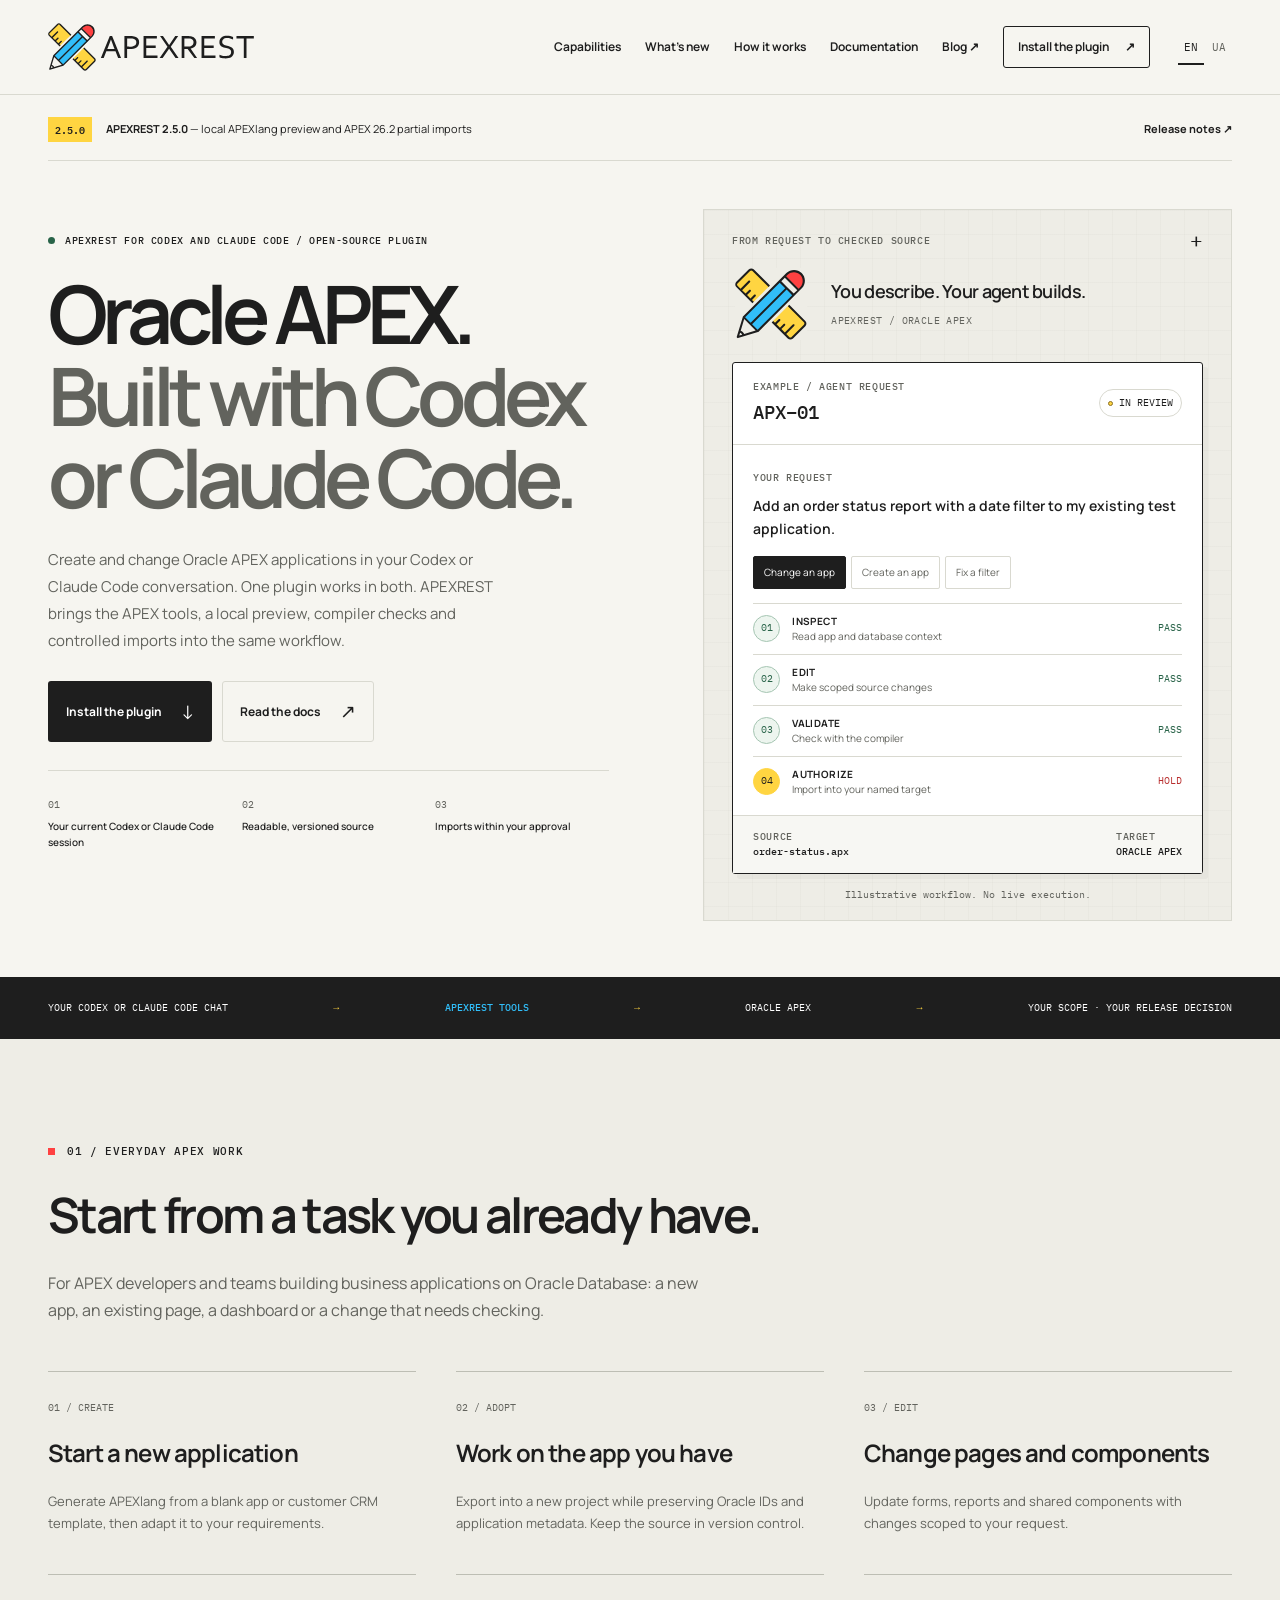
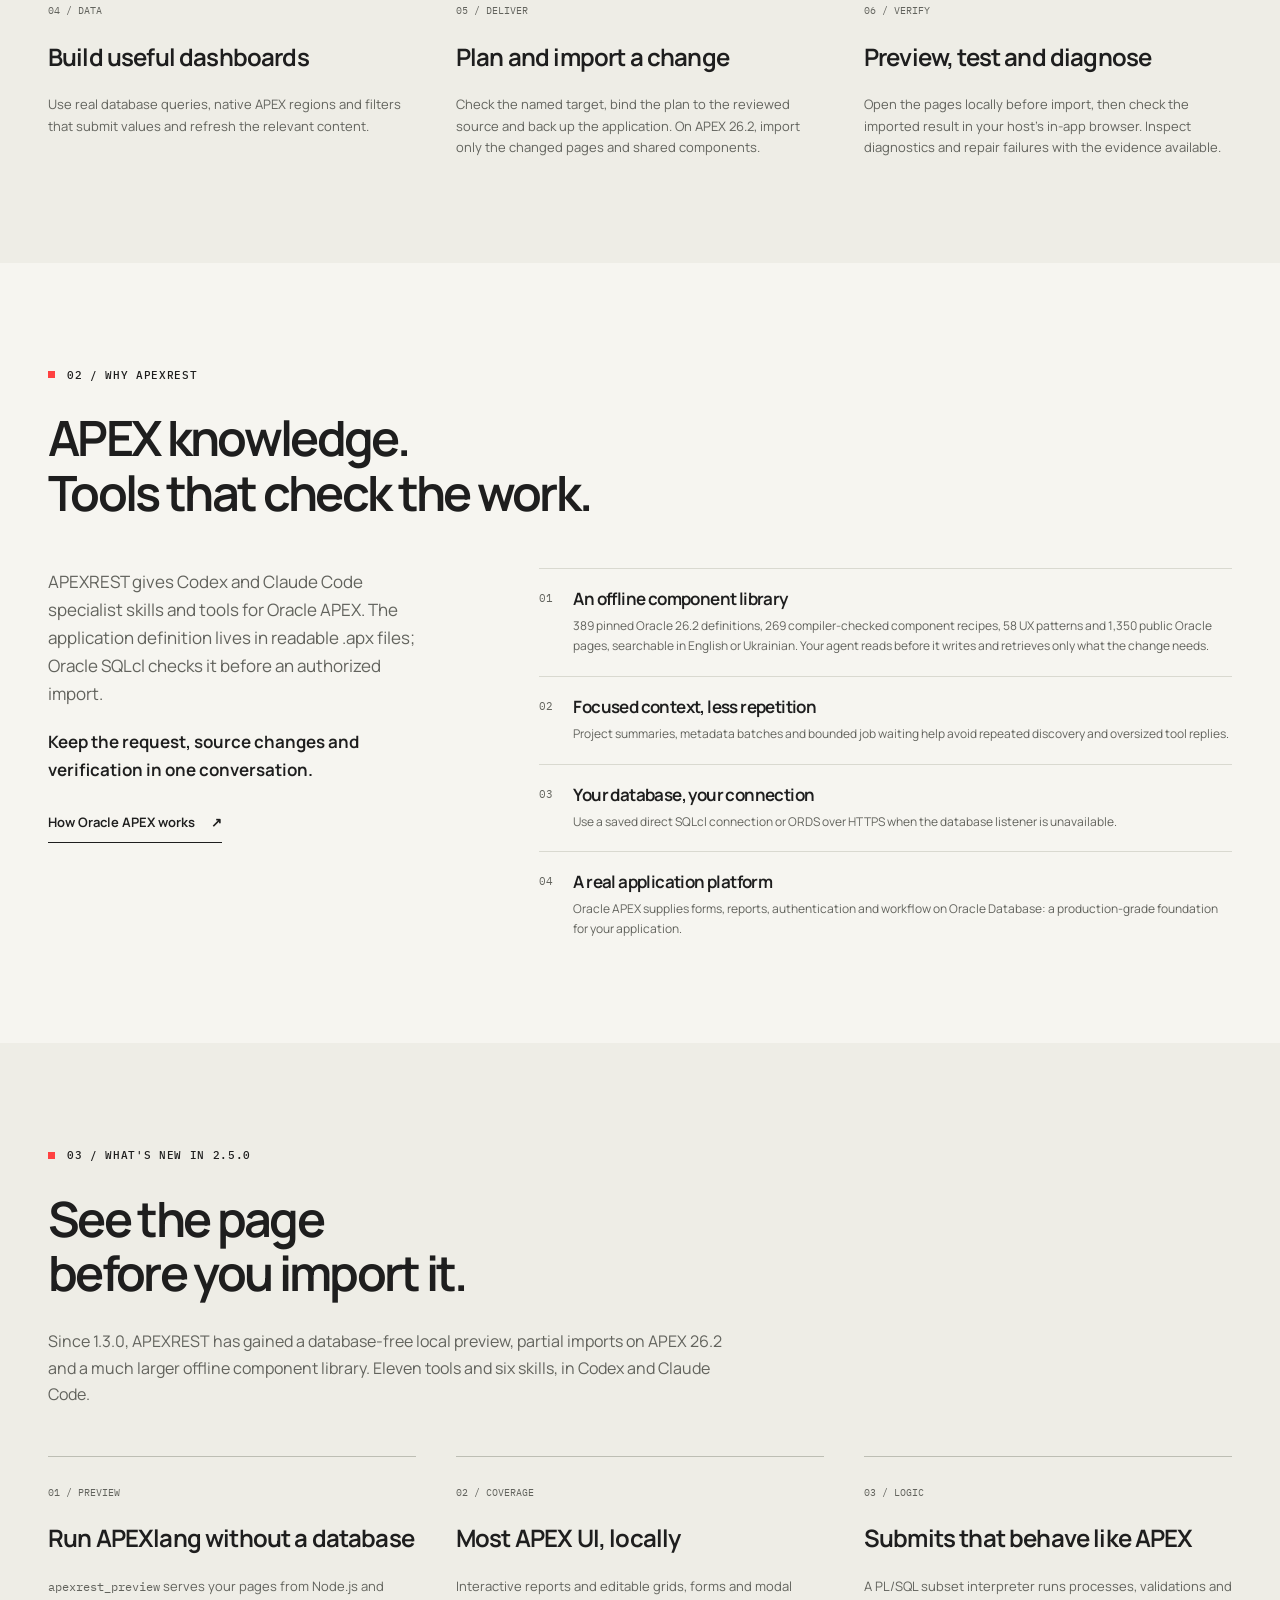
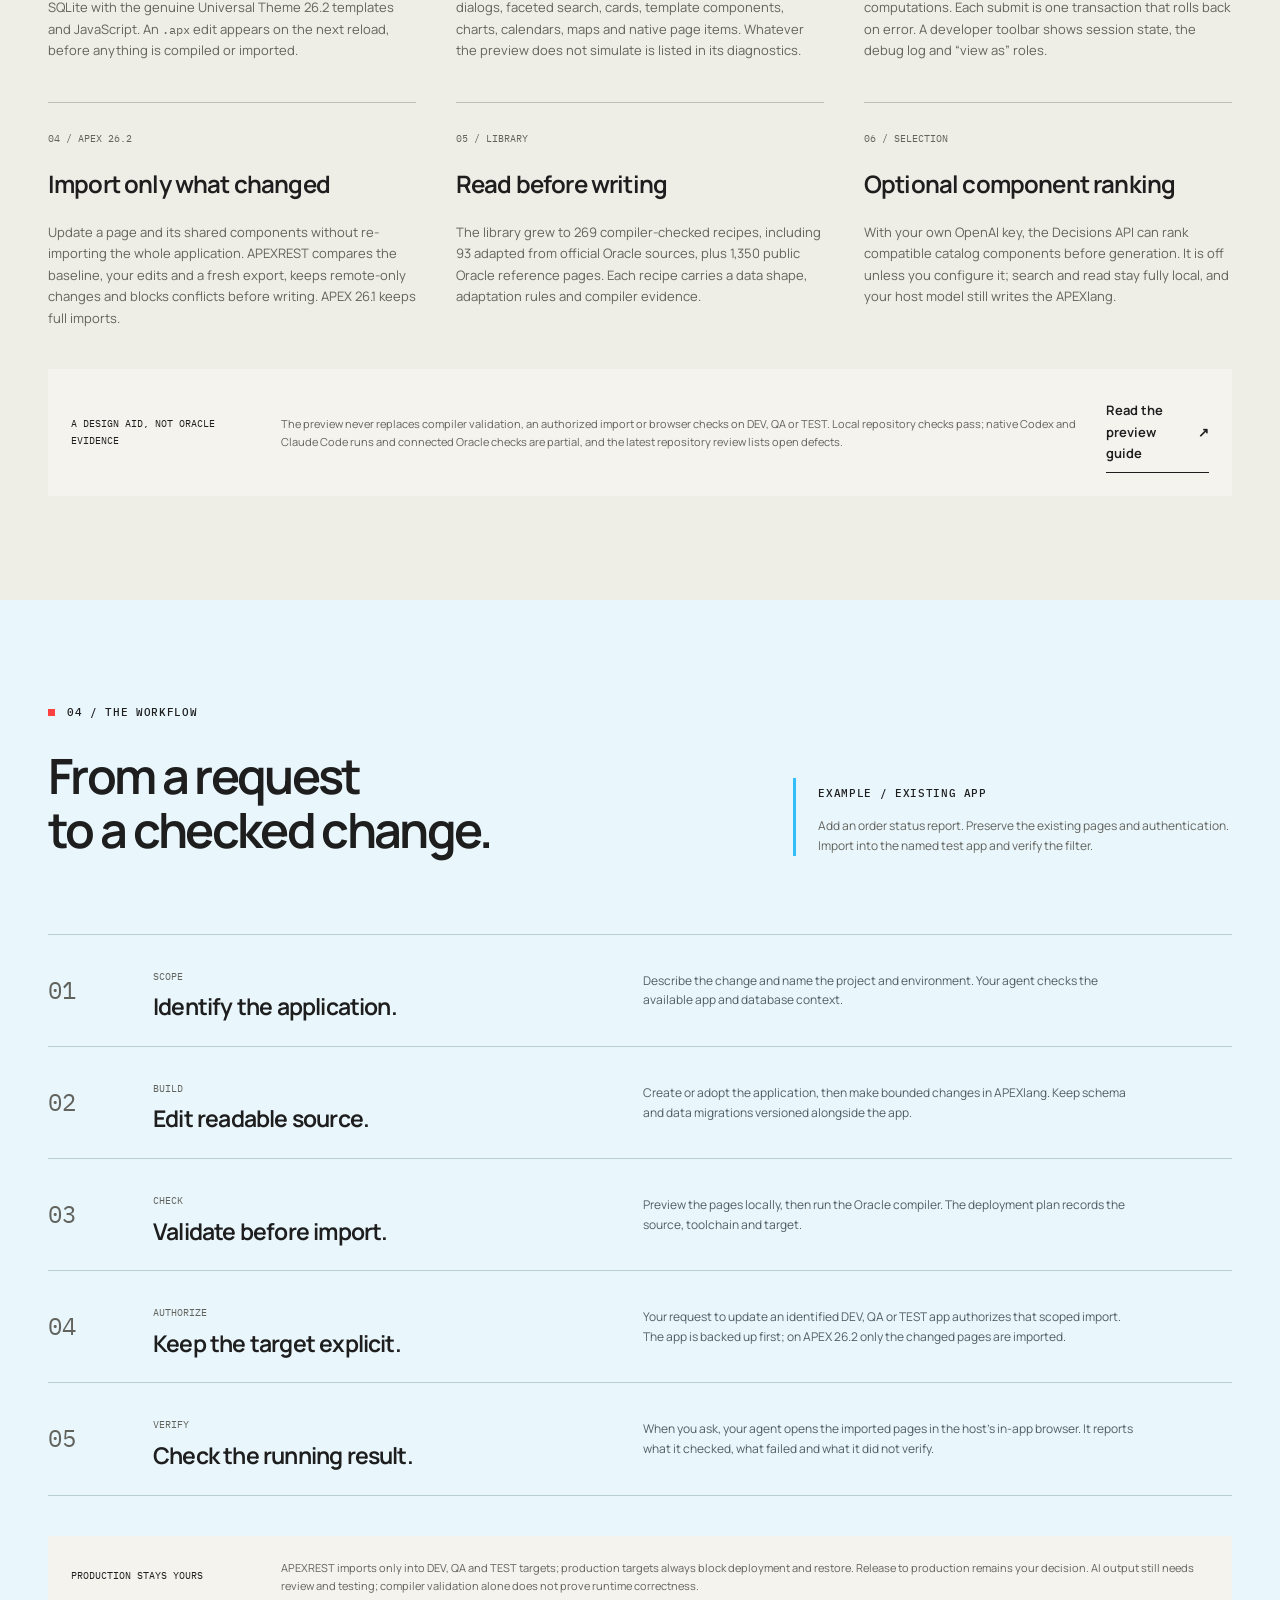
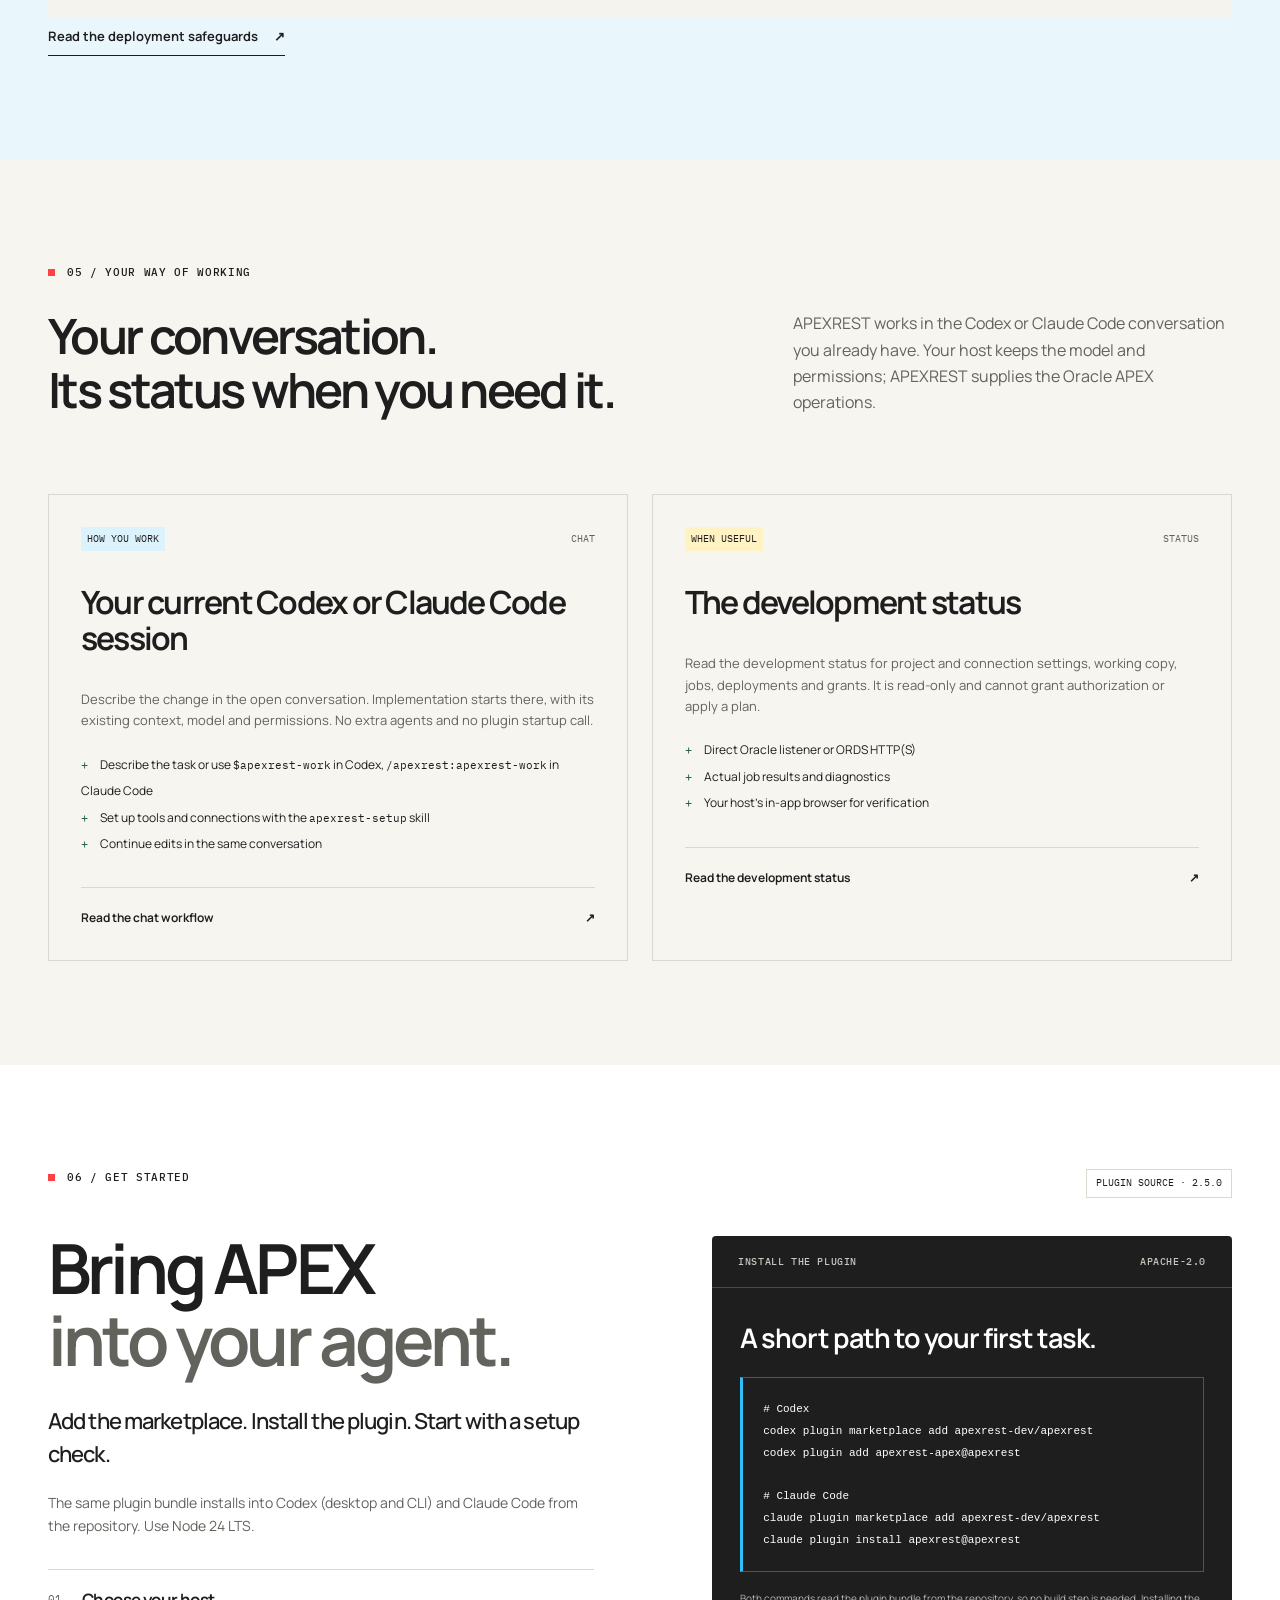
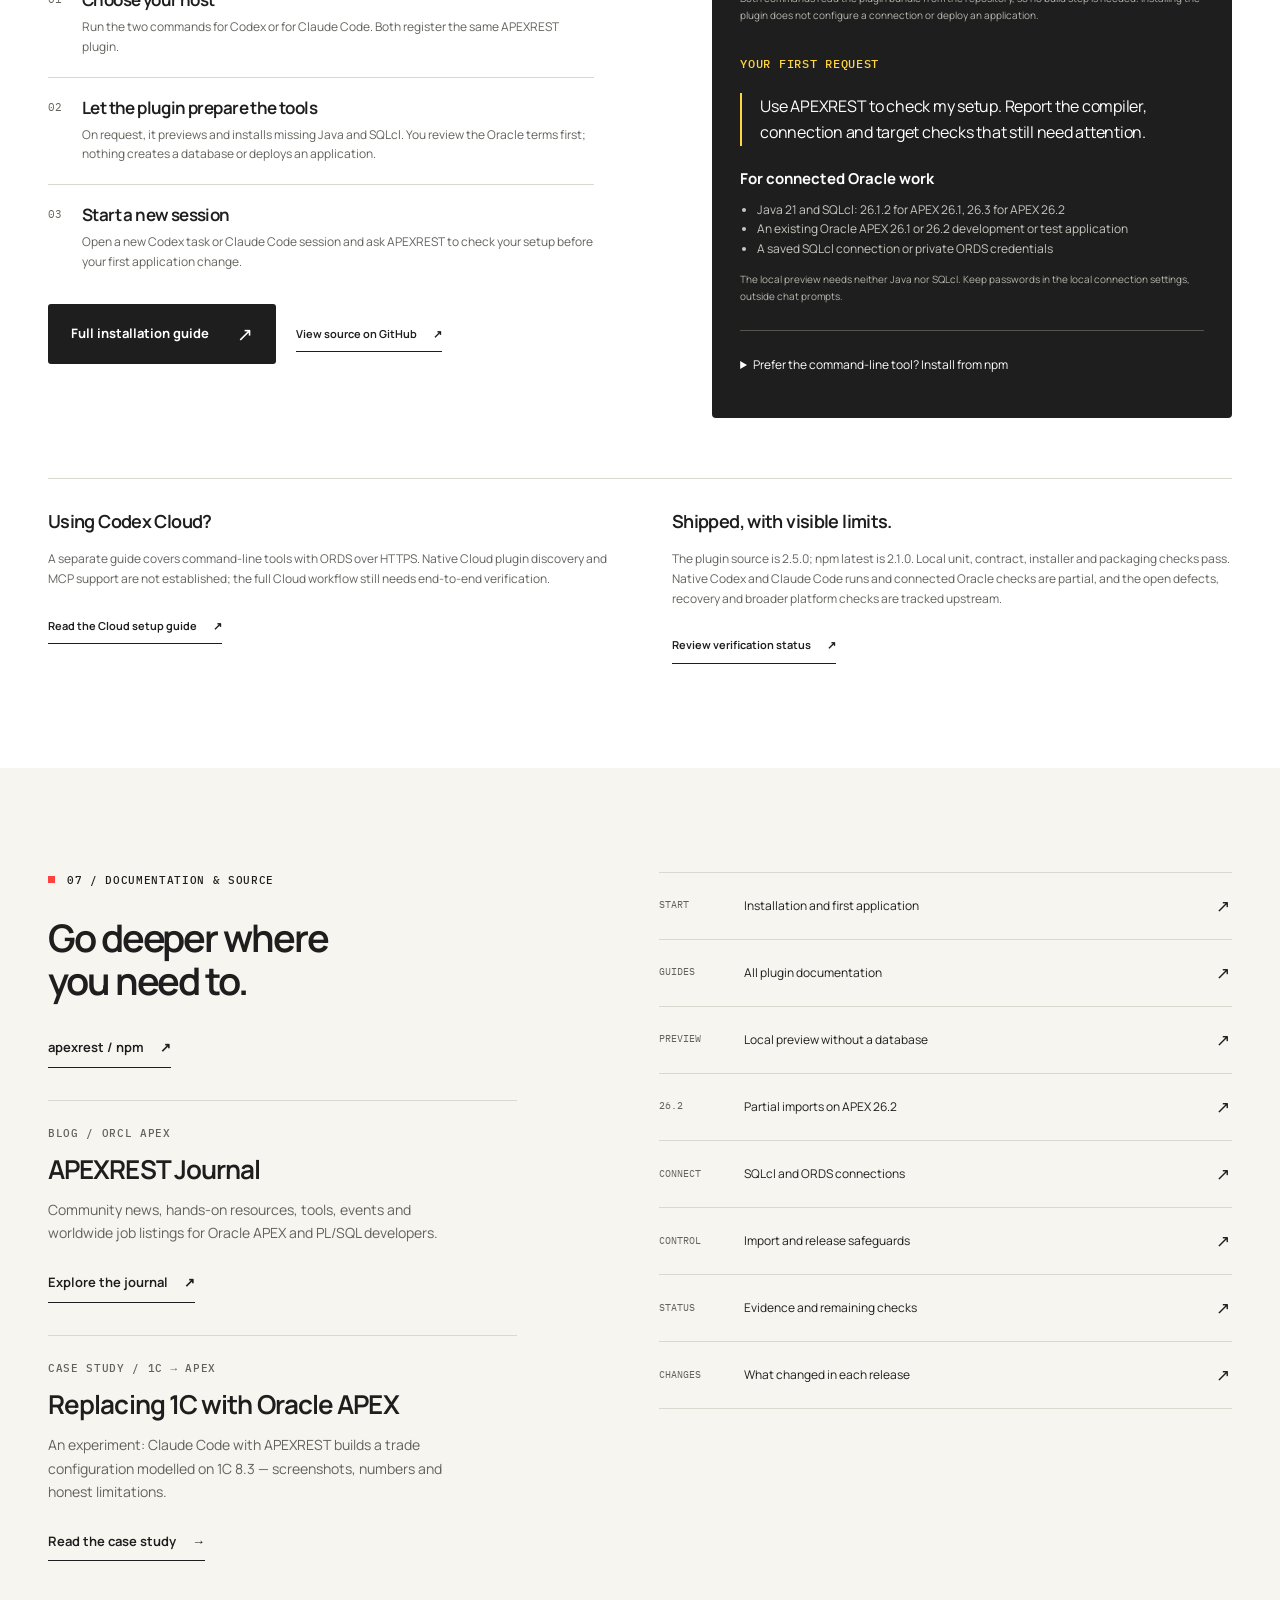
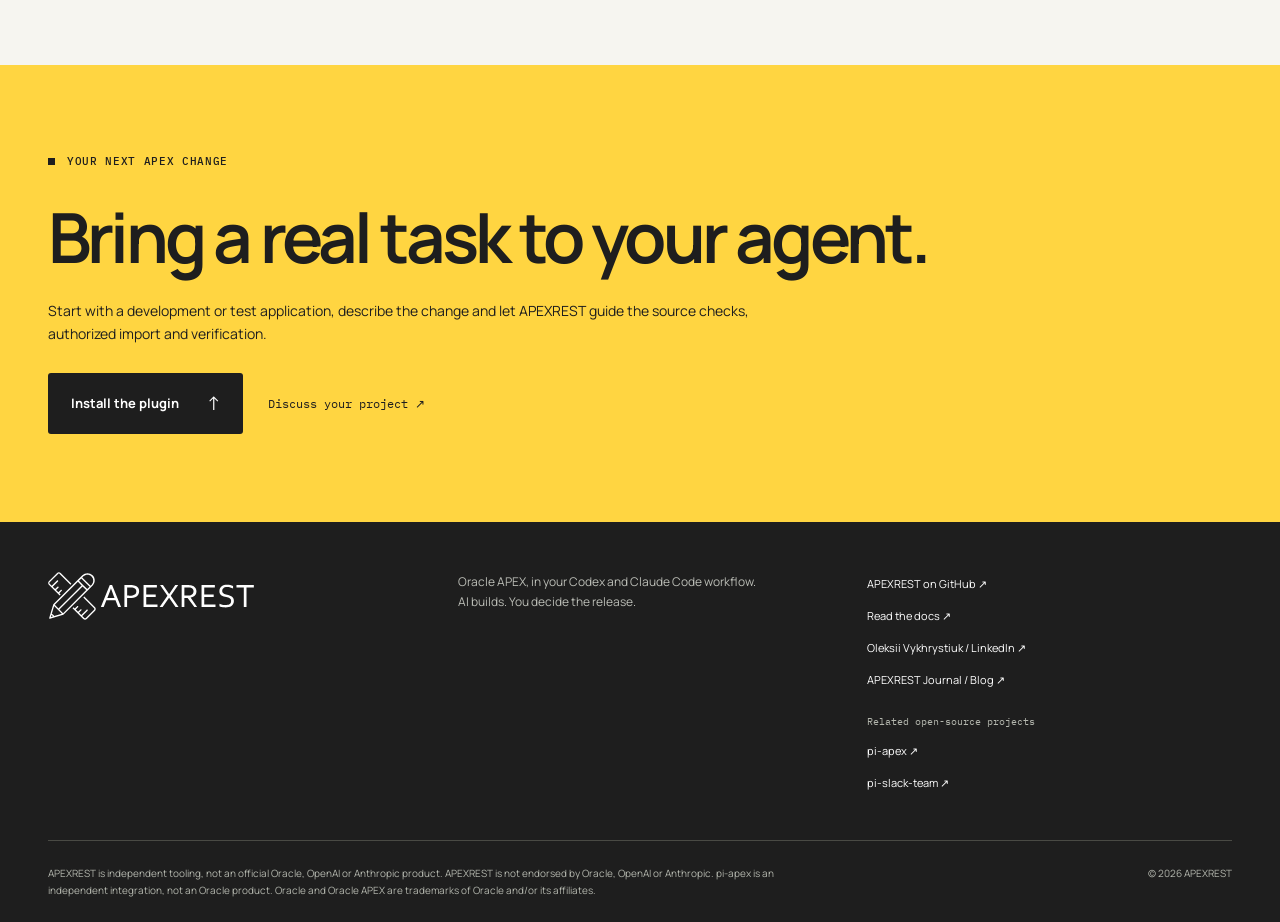
<file: index.html>
<!doctype html>
<html lang="en">
<head>
  <meta charset="utf-8">
  <meta name="viewport" content="width=device-width, initial-scale=1">
  <title>APEXREST for Codex and Claude Code — Build and change Oracle APEX applications</title>
  <meta name="description" content="Bring Oracle APEX into Codex and Claude Code. Create apps, change pages, preview them without a database, validate APEXlang and verify authorized imports. Open-source plugin, with you in control.">
  <meta name="robots" content="index, follow, max-image-preview:large">
  <meta name="theme-color" content="#F6F5F0">
  <link rel="canonical" href="https://apex.rest/">
  <link rel="alternate" hreflang="en" href="https://apex.rest/">
  <link rel="alternate" hreflang="uk" href="https://apex.rest/uk/">
  <link rel="alternate" hreflang="x-default" href="https://apex.rest/">

  <meta property="og:type" content="website">
  <meta property="og:url" content="https://apex.rest/">
  <meta property="og:site_name" content="APEXREST">
  <meta property="og:locale" content="en_US">
  <meta property="og:locale:alternate" content="uk_UA">
  <meta property="og:title" content="APEXREST for Codex and Claude Code — Build and change Oracle APEX applications">
  <meta property="og:description" content="Bring Oracle APEX into Codex and Claude Code. Create apps, change pages, preview them without a database, validate APEXlang and verify authorized imports. Open-source plugin, with you in control.">
  <meta property="og:image" content="https://apex.rest/assets/og.png">
  <meta property="og:image:width" content="1200">
  <meta property="og:image:height" content="630">
  <meta property="og:image:alt" content="APEXREST for Codex and Claude Code: Oracle APEX. Built with Codex or Claude Code. Create, change and verify your applications.">

  <meta name="twitter:card" content="summary_large_image">
  <meta name="twitter:title" content="APEXREST for Codex and Claude Code — Build and change Oracle APEX applications">
  <meta name="twitter:description" content="Bring Oracle APEX into Codex and Claude Code. Create apps, change pages, preview them without a database, validate APEXlang and verify authorized imports. Open-source plugin, with you in control.">
  <meta name="twitter:image" content="https://apex.rest/assets/og.png">

  <link rel="stylesheet" href="assets/fonts/fonts.css">
  <link rel="icon" type="image/svg+xml" href="assets/brand/favicon.svg">
  <link rel="stylesheet" href="assets/css/site.css">

  <noscript><style>@media(max-width:760px){.header-inner{flex-wrap:wrap;padding-block:16px}.site-nav,html:lang(uk) .site-nav{display:flex;position:static;order:3;flex-basis:100%;flex-wrap:wrap;padding:0;border:0;max-height:none}.menu-toggle{display:none}.scenario-tabs{display:none}}</style></noscript>

  <script type="application/ld+json">
{
  "@context": "https://schema.org",
  "@type": "Organization",
  "name": "APEXREST",
  "url": "https://apex.rest/",
  "logo": "https://apex.rest/assets/brand/apexrest-logo.svg",
  "description": "Bring Oracle APEX into Codex and Claude Code. Create apps, change pages, preview them without a database, validate APEXlang and verify authorized imports. Open-source plugin, with you in control.",
  "sameAs": [
    "https://github.com/apexrest-dev/apexrest"
  ],
  "subjectOf": {
    "@type": "Blog",
    "name": "APEXREST Journal",
    "url": "https://blog.apex.rest/",
    "description": "Community news, hands-on resources, tools, events and worldwide job listings for Oracle APEX and PL/SQL developers."
  }
}
  </script>
  <script type="application/ld+json">
{
  "@context": "https://schema.org",
  "@type": "SoftwareApplication",
  "name": "APEXREST for Codex and Claude Code",
  "applicationCategory": "DeveloperApplication",
  "softwareVersion": "2.5.0",
  "url": "https://github.com/apexrest-dev/apexrest",
  "downloadUrl": "https://www.npmjs.com/package/apexrest",
  "license": "https://github.com/apexrest-dev/apexrest/blob/main/LICENSE",
  "description": "Bring Oracle APEX into Codex and Claude Code. Create apps, change pages, preview them without a database, validate APEXlang and verify authorized imports. Open-source plugin, with you in control.",
  "publisher": {
    "@type": "Organization",
    "name": "APEXREST",
    "url": "https://apex.rest/"
  }
}
  </script>
</head>
<body>
  <a class="skip-link" href="#main">Skip to main content</a>
  <header class="site-header" id="site-header">
    <div class="shell header-inner">
      <a class="brand" href="#top" aria-label="APEXREST home"><img class="brand-logo" src="assets/brand/apexrest-logo.svg" alt="APEXREST" width="216" height="50"></a>
      <nav class="site-nav" id="site-nav" aria-label="Main navigation">
        <a href="#work">Capabilities</a>
        <a href="#new">What’s new</a>
        <a href="#trace">How it works</a>
        <a href="#proof">Documentation</a>
        <a href="https://blog.apex.rest/" target="_blank" rel="noopener noreferrer">Blog <span aria-hidden="true">↗</span></a>
        <a href="#install" class="nav-cta">Install the plugin <span aria-hidden="true">↗</span></a>
      </nav>
      <nav class="language-switch" aria-label="Language">
        <a href="/" lang="en" hreflang="en" aria-label="EN — English" aria-current="page">EN</a>
        <a href="/uk/" lang="uk" hreflang="uk" aria-label="UA — Українська">UA</a>
      </nav>
      <button class="menu-toggle" id="menu-toggle" type="button" aria-expanded="false" aria-controls="site-nav" aria-label="Open navigation"><span></span><span></span></button>
    </div>
  </header>
  <main id="main">
    <section class="hero" id="top">
      <div class="shell announcement-banner"><a href="https://apexrest-dev.github.io/apexrest/release-notes/" target="_blank" rel="noopener noreferrer"><span class="announcement-badge">2.5.0</span><span><strong>APEXREST 2.5.0</strong> — local APEXlang preview and APEX 26.2 partial imports</span><span class="announcement-banner-link">Release notes <span aria-hidden="true">↗</span></span></a></div>
      <div class="shell hero-grid" id="codex">
        <div class="hero-copy">
          <p class="eyebrow"><span class="status-dot" aria-hidden="true"></span>APEXREST FOR CODEX AND CLAUDE CODE / OPEN-SOURCE PLUGIN</p>
          <h1>Oracle APEX.<br><em>Built with Codex<br> or Claude Code.</em></h1>
          <p class="hero-lede">Create and change Oracle APEX applications in your Codex or Claude Code conversation. One plugin works in both. APEXREST brings the APEX tools, a local preview, compiler checks and controlled imports into the same workflow.</p>
          <div class="hero-actions"><a class="button button-primary" href="#install">Install the plugin <span aria-hidden="true">↓</span></a><a class="button button-secondary" href="https://apexrest-dev.github.io/apexrest/docs/" target="_blank" rel="noopener noreferrer">Read the docs <span aria-hidden="true">↗</span></a></div>
          <div class="hero-proof"><div><span>01</span><strong>Your current Codex or Claude Code session</strong></div><div><span>02</span><strong>Readable, versioned source</strong></div><div><span>03</span><strong>Imports within your approval</strong></div></div>
        </div>
        <div class="hero-studio">
          <div class="studio-heading"><span class="micro-label">FROM REQUEST TO CHECKED SOURCE</span><span class="studio-cross" aria-hidden="true">+</span></div>
          <div class="studio-identity"><img src="assets/brand/apexrest-symbol.svg" alt="" width="108" height="108"><p>You describe. Your agent builds.<span>APEXREST / ORACLE APEX</span></p></div>
          <aside class="work-order" aria-label="Illustrative APEXREST workflow">
            <div class="work-order-head"><div><span class="micro-label">EXAMPLE / AGENT REQUEST</span><strong id="mission-id">APX–01</strong></div><span class="docket-state"><i aria-hidden="true"></i>IN REVIEW</span></div>
            <div class="mission-prompt"><span class="micro-label">YOUR REQUEST</span><p id="mission-prompt">Add an order status report with a date filter to my existing test application.</p></div>
            <div class="scenario-tabs" role="group" aria-label="Choose an example request"><button class="scenario-button is-selected" type="button" data-scenario="change" aria-pressed="true">Change an app</button><button class="scenario-button" type="button" data-scenario="create" aria-pressed="false">Create an app</button><button class="scenario-button" type="button" data-scenario="repair" aria-pressed="false">Fix a filter</button></div>
            <div class="gate-rail" id="gate-rail"><div class="gate is-complete" data-gate="0"><span class="gate-number">01</span><span><b>INSPECT</b><small>Read app and database context</small></span><i class="gate-stamp" aria-hidden="true">PASS</i></div>
<div class="gate is-complete" data-gate="1"><span class="gate-number">02</span><span><b>EDIT</b><small>Make scoped source changes</small></span><i class="gate-stamp" aria-hidden="true">PASS</i></div>
<div class="gate is-complete" data-gate="2"><span class="gate-number">03</span><span><b>VALIDATE</b><small>Check with the compiler</small></span><i class="gate-stamp" aria-hidden="true">PASS</i></div>
<div class="gate is-hold" data-gate="3"><span class="gate-number">04</span><span><b>AUTHORIZE</b><small>Import into your named target</small></span><i class="gate-stamp" aria-hidden="true">HOLD</i></div></div>
            <div class="build-readout"><div><span class="micro-label">SOURCE</span><b id="artifact-name">order-status.apx</b></div><div><span class="micro-label">TARGET</span><b>ORACLE APEX</b></div></div>
            <p class="sr-only" id="mission-status" aria-live="polite"></p>
          </aside>
          <p class="studio-note">Illustrative workflow. No live execution.</p>
        </div>
      </div>
      <div class="verification-strip"><div class="shell verification-strip-inner"><span>YOUR CODEX OR CLAUDE CODE CHAT</span><i aria-hidden="true">→</i><strong>APEXREST TOOLS</strong><i aria-hidden="true">→</i><span>ORACLE APEX</span><i aria-hidden="true">→</i><span>YOUR SCOPE · YOUR RELEASE DECISION</span></div></div>
    </section>
    <section class="use-cases section-block section-paper" id="work">
      <div class="shell"><div class="section-intro"><p class="section-index">01 / EVERYDAY APEX WORK</p><h2>Start from a task you already have.</h2><p class="section-lede">For APEX developers and teams building business applications on Oracle Database: a new app, an existing page, a dashboard or a change that needs checking.</p></div><div class="use-case-grid"><article><span>01 / CREATE</span><h3>Start a new application</h3><p>Generate APEXlang from a blank app or customer CRM template, then adapt it to your requirements.</p></article>
<article><span>02 / ADOPT</span><h3>Work on the app you have</h3><p>Export into a new project while preserving Oracle IDs and application metadata. Keep the source in version control.</p></article>
<article><span>03 / EDIT</span><h3>Change pages and components</h3><p>Update forms, reports and shared components with changes scoped to your request.</p></article>
<article><span>04 / DATA</span><h3>Build useful dashboards</h3><p>Use real database queries, native APEX regions and filters that submit values and refresh the relevant content.</p></article>
<article><span>05 / DELIVER</span><h3>Plan and import a change</h3><p>Check the named target, bind the plan to the reviewed source and back up the application. On APEX 26.2, import only the changed pages and shared components.</p></article>
<article><span>06 / VERIFY</span><h3>Preview, test and diagnose</h3><p>Open the pages locally before import, then check the imported result in your host’s in-app browser. Inspect diagnostics and repair failures with the evidence available.</p></article></div></div>
    </section>
    <section class="argument section-block" id="argument">
      <div class="shell"><div class="section-intro"><p class="section-index">02 / WHY APEXREST</p><h2>APEX knowledge.<br>Tools that check the work.</h2></div>
        <div class="argument-grid"><div class="statement-block"><p>APEXREST gives Codex and Claude Code specialist skills and tools for Oracle APEX. The application definition lives in readable .apx files; Oracle SQLcl checks it before an authorized import.</p><p class="statement-accent">Keep the request, source changes and verification in one conversation.</p><a class="text-link" href="https://docs.oracle.com/en/database/oracle/apex/26.1/apxdc/introduction.html" target="_blank" rel="noopener noreferrer">How Oracle APEX works <span aria-hidden="true">↗</span></a></div><ol class="announcement-capabilities product-advantages"><li><span aria-hidden="true">01</span><div><h3>An offline component library</h3><p>389 pinned Oracle 26.2 definitions, 269 compiler-checked component recipes, 58 UX patterns and 1,350 public Oracle pages, searchable in English or Ukrainian. Your agent reads before it writes and retrieves only what the change needs.</p></div></li>
<li><span aria-hidden="true">02</span><div><h3>Focused context, less repetition</h3><p>Project summaries, metadata batches and bounded job waiting help avoid repeated discovery and oversized tool replies.</p></div></li>
<li><span aria-hidden="true">03</span><div><h3>Your database, your connection</h3><p>Use a saved direct SQLcl connection or ORDS over HTTPS when the database listener is unavailable.</p></div></li>
<li><span aria-hidden="true">04</span><div><h3>A real application platform</h3><p>Oracle APEX supplies forms, reports, authentication and workflow on Oracle Database: a production-grade foundation for your application.</p></div></li></ol></div>
      </div>
    </section>
    <section class="use-cases section-block section-paper" id="new">
      <div class="shell"><div class="section-intro"><p class="section-index">03 / WHAT'S NEW IN 2.5.0</p><h2>See the page<br>before you import it.</h2><p class="section-lede">Since 1.3.0, APEXREST has gained a database-free local preview, partial imports on APEX 26.2 and a much larger offline component library. Eleven tools and six skills, in Codex and Claude Code.</p></div><div class="use-case-grid"><article><span>01 / PREVIEW</span><h3>Run APEXlang without a database</h3><p><code>apexrest_preview</code> serves your pages from Node.js and SQLite with the genuine Universal Theme 26.2 templates and JavaScript. An <code>.apx</code> edit appears on the next reload, before anything is compiled or imported.</p></article>
<article><span>02 / COVERAGE</span><h3>Most APEX UI, locally</h3><p>Interactive reports and editable grids, forms and modal dialogs, faceted search, cards, template components, charts, calendars, maps and native page items. Whatever the preview does not simulate is listed in its diagnostics.</p></article>
<article><span>03 / LOGIC</span><h3>Submits that behave like APEX</h3><p>A PL/SQL subset interpreter runs processes, validations and computations. Each submit is one transaction that rolls back on error. A developer toolbar shows session state, the debug log and “view as” roles.</p></article>
<article><span>04 / APEX 26.2</span><h3>Import only what changed</h3><p>Update a page and its shared components without re-importing the whole application. APEXREST compares the baseline, your edits and a fresh export, keeps remote-only changes and blocks conflicts before writing. APEX 26.1 keeps full imports.</p></article>
<article><span>05 / LIBRARY</span><h3>Read before writing</h3><p>The library grew to 269 compiler-checked recipes, including 93 adapted from official Oracle sources, plus 1,350 public Oracle reference pages. Each recipe carries a data shape, adaptation rules and compiler evidence.</p></article>
<article><span>06 / SELECTION</span><h3>Optional component ranking</h3><p>With your own OpenAI key, the Decisions API can rank compatible catalog components before generation. It is off unless you configure it; search and read stay fully local, and your host model still writes the APEXlang.</p></article></div>
        <div class="trust-line"><span class="trust-stamp">A DESIGN AID, NOT ORACLE EVIDENCE</span><p>The preview never replaces compiler validation, an authorized import or browser checks on DEV, QA or TEST. Local repository checks pass; native Codex and Claude Code runs and connected Oracle checks are partial, and the latest repository review lists open defects.</p><a class="text-link" href="https://apexrest-dev.github.io/apexrest/local-preview/" target="_blank" rel="noopener noreferrer">Read the preview guide <span aria-hidden="true">↗</span></a></div>
      </div>
    </section>
    <section class="trace section-block section-accent" id="trace">
      <div class="shell"><div class="section-intro section-intro-split trace-intro"><div><p class="section-index">04 / THE WORKFLOW</p><h2>From a request<br>to a checked change.</h2></div><div class="slack-brief"><span class="micro-label">EXAMPLE / EXISTING APP</span><p>Add an order status report. Preserve the existing pages and authentication. Import into the named test app and verify the filter.</p></div></div>
        <ol class="trace-list product-workflow"><li><span class="trace-number">01</span><div><span class="trace-verb">SCOPE</span><h3>Identify the application.</h3></div><p>Describe the change and name the project and environment. Your agent checks the available app and database context.</p></li>
<li><span class="trace-number">02</span><div><span class="trace-verb">BUILD</span><h3>Edit readable source.</h3></div><p>Create or adopt the application, then make bounded changes in APEXlang. Keep schema and data migrations versioned alongside the app.</p></li>
<li><span class="trace-number">03</span><div><span class="trace-verb">CHECK</span><h3>Validate before import.</h3></div><p>Preview the pages locally, then run the Oracle compiler. The deployment plan records the source, toolchain and target.</p></li>
<li><span class="trace-number">04</span><div><span class="trace-verb">AUTHORIZE</span><h3>Keep the target explicit.</h3></div><p>Your request to update an identified DEV, QA or TEST app authorizes that scoped import. The app is backed up first; on APEX 26.2 only the changed pages are imported.</p></li>
<li><span class="trace-number">05</span><div><span class="trace-verb">VERIFY</span><h3>Check the running result.</h3></div><p>When you ask, your agent opens the imported pages in the host’s in-app browser. It reports what it checked, what failed and what it did not verify.</p></li></ol>
        <div class="trust-line" id="system"><span class="trust-stamp">PRODUCTION STAYS YOURS</span><p>APEXREST imports only into DEV, QA and TEST targets; production targets always block deployment and restore. Release to production remains your decision. AI output still needs review and testing; compiler validation alone does not prove runtime correctness.</p></div>
        <a class="text-link" href="https://apexrest-dev.github.io/apexrest/deployment/" target="_blank" rel="noopener noreferrer">Read the deployment safeguards <span aria-hidden="true">↗</span></a>
      </div>
    </section>
    <section class="section-block" id="team">
      <div class="shell"><div class="section-intro section-intro-split"><div><p class="section-index">05 / YOUR WAY OF WORKING</p><h2>Your conversation.<br>Its status when you need it.</h2></div><p>APEXREST works in the Codex or Claude Code conversation you already have. Your host keeps the model and permissions; APEXREST supplies the Oracle APEX operations.</p></div>
        <div class="repo-grid">
          <article class="repo-card repo-control"><div class="repo-card-top"><span class="repo-label">HOW YOU WORK</span><span class="repo-status">CHAT</span></div><h3>Your current Codex or Claude Code session</h3><p class="repo-summary">Describe the change in the open conversation. Implementation starts there, with its existing context, model and permissions. No extra agents and no plugin startup call.</p><ul><li>Describe the task or use <code>$apexrest-work</code> in Codex, <code>/apexrest:apexrest-work</code> in Claude Code</li><li>Set up tools and connections with the <code>apexrest-setup</code> skill</li><li>Continue edits in the same conversation</li></ul><a class="repo-link" href="https://apexrest-dev.github.io/apexrest/chat-workflow/" target="_blank" rel="noopener noreferrer">Read the chat workflow <span aria-hidden="true">↗</span></a></article>
          <article class="repo-card repo-gate"><div class="repo-card-top"><span class="repo-label">WHEN USEFUL</span><span class="repo-status">STATUS</span></div><h3>The development status</h3><p class="repo-summary">Read the development status for project and connection settings, working copy, jobs, deployments and grants. It is read-only and cannot grant authorization or apply a plan.</p><ul><li>Direct Oracle listener or ORDS HTTP(S)</li><li>Actual job results and diagnostics</li><li>Your host’s in-app browser for verification</li></ul><a class="repo-link" href="https://apexrest-dev.github.io/apexrest/status/" target="_blank" rel="noopener noreferrer">Read the development status <span aria-hidden="true">↗</span></a></article>
        </div>
      </div>
    </section>
    <section class="announcement section-block" id="install" aria-labelledby="install-title">
      <div class="shell"><div class="announcement-heading"><p class="section-index">06 / GET STARTED</p><span class="announcement-version">PLUGIN SOURCE · 2.5.0</span></div>
        <div class="announcement-grid"><div class="announcement-copy"><h2 id="install-title">Bring APEX<br><em>into your agent.</em></h2><p class="announcement-lede">Add the marketplace. Install the plugin. Start with a setup check.</p><p>The same plugin bundle installs into Codex (desktop and CLI) and Claude Code from the repository. Use Node 24 LTS.</p><ol class="announcement-capabilities"><li><span aria-hidden="true">01</span><div><h3>Choose your host</h3><p>Run the two commands for Codex or for Claude Code. Both register the same APEXREST plugin.</p></div></li>
<li><span aria-hidden="true">02</span><div><h3>Let the plugin prepare the tools</h3><p>On request, it previews and installs missing Java and SQLcl. You review the Oracle terms first; nothing creates a database or deploys an application.</p></div></li>
<li><span aria-hidden="true">03</span><div><h3>Start a new session</h3><p>Open a new Codex task or Claude Code session and ask APEXREST to check your setup before your first application change.</p></div></li></ol><div class="announcement-actions"><a class="button button-primary" href="https://apexrest-dev.github.io/apexrest/getting-started/" target="_blank" rel="noopener noreferrer">Full installation guide <span aria-hidden="true">↗</span></a><a class="text-link" href="https://github.com/apexrest-dev/apexrest" target="_blank" rel="noopener noreferrer">View source on GitHub <span aria-hidden="true">↗</span></a></div></div>
          <aside class="announcement-install" aria-labelledby="install-commands-title"><div class="announcement-install-head"><span class="micro-label">INSTALL THE PLUGIN</span><span class="micro-label">APACHE-2.0</span></div><div class="announcement-install-body"><h3 id="install-commands-title">A short path to your first task.</h3>
            <pre class="announcement-commands"><code># Codex
codex plugin marketplace add apexrest-dev/apexrest
codex plugin add apexrest-apex@apexrest

# Claude Code
claude plugin marketplace add apexrest-dev/apexrest
claude plugin install apexrest@apexrest</code></pre><p class="announcement-install-note">Both commands read the plugin bundle from the repository, so no build step is needed. Installing the plugin does not configure a connection or deploy an application.</p>
            <p class="micro-label">YOUR FIRST REQUEST</p><blockquote class="announcement-prompt">Use APEXREST to check my setup. Report the compiler, connection and target checks that still need attention.</blockquote><h4>For connected Oracle work</h4><ul class="announcement-requirements"><li>Java 21 and SQLcl: 26.1.2 for APEX 26.1, 26.3 for APEX 26.2</li><li>An existing Oracle APEX 26.1 or 26.2 development or test application</li><li>A saved SQLcl connection or private ORDS credentials</li></ul><p class="announcement-install-note">The local preview needs neither Java nor SQLcl. Keep passwords in the local connection settings, outside chat prompts.</p>
            <details class="install-alternative"><summary>Prefer the command-line tool? Install from npm</summary><pre class="announcement-commands"><code>npm install -g apexrest
apexrest --version
apexrest --help</code></pre><p class="announcement-install-note">This installs npm latest, apexrest@2.1.0 at the time of writing. Registry packages lag the repository: the local preview and the current surface are in the 2.5.0 plugin source, so install the plugin for them.</p></details>
          </div></aside>
        </div>
        <div class="announcement-boundaries"><div><h3>Using Codex Cloud?</h3><p>A separate guide covers command-line tools with ORDS over HTTPS. Native Cloud plugin discovery and MCP support are not established; the full Cloud workflow still needs end-to-end verification.</p><a class="text-link" href="https://apexrest-dev.github.io/apexrest/codex-cloud/" target="_blank" rel="noopener noreferrer">Read the Cloud setup guide <span aria-hidden="true">↗</span></a></div><div><h3>Shipped, with visible limits.</h3><p>The plugin source is 2.5.0; npm latest is 2.1.0. Local unit, contract, installer and packaging checks pass. Native Codex and Claude Code runs and connected Oracle checks are partial, and the open defects, recovery and broader platform checks are tracked upstream.</p><a class="text-link" href="https://apexrest-dev.github.io/apexrest/implementation-status/" target="_blank" rel="noopener noreferrer">Review verification status <span aria-hidden="true">↗</span></a></div></div>
      </div>
    </section>
    <section class="research section-block" id="proof"><div class="shell research-grid"><div><p class="section-index">07 / DOCUMENTATION & SOURCE</p><h2>Go deeper where<br>you need to.</h2><a class="text-link" href="https://www.npmjs.com/package/apexrest" target="_blank" rel="noopener noreferrer">apexrest / npm <span aria-hidden="true">↗</span></a>
        <article class="journal-card" aria-labelledby="journal-title">
          <p class="micro-label">BLOG / ORCL APEX</p>
          <h3 id="journal-title">APEXREST Journal</h3>
          <p>Community news, hands-on resources, tools, events and worldwide job listings for Oracle APEX and PL/SQL developers.</p>
          <a class="text-link" href="https://blog.apex.rest/" target="_blank" rel="noopener noreferrer">Explore the journal <span aria-hidden="true">↗</span></a>
        </article>
        <article class="journal-card" aria-labelledby="case-title">
          <p class="micro-label">CASE STUDY / 1C → APEX</p>
          <h3 id="case-title">Replacing 1C with Oracle APEX</h3>
          <p>An experiment: Claude Code with APEXREST builds a trade configuration modelled on 1C 8.3 — screenshots, numbers and honest limitations.</p>
          <a class="text-link" href="/blog/replacing-1c-with-oracle-apex/">Read the case study <span aria-hidden="true">→</span></a>
        </article>
      </div><div class="source-list"><a href="https://apexrest-dev.github.io/apexrest/getting-started/" target="_blank" rel="noopener noreferrer"><span>START</span>Installation and first application<i aria-hidden="true">↗</i></a>
<a href="https://apexrest-dev.github.io/apexrest/docs/" target="_blank" rel="noopener noreferrer"><span>GUIDES</span>All plugin documentation<i aria-hidden="true">↗</i></a>
<a href="https://apexrest-dev.github.io/apexrest/local-preview/" target="_blank" rel="noopener noreferrer"><span>PREVIEW</span>Local preview without a database<i aria-hidden="true">↗</i></a>
<a href="https://apexrest-dev.github.io/apexrest/apex-26.2/" target="_blank" rel="noopener noreferrer"><span>26.2</span>Partial imports on APEX 26.2<i aria-hidden="true">↗</i></a>
<a href="https://apexrest-dev.github.io/apexrest/ords/" target="_blank" rel="noopener noreferrer"><span>CONNECT</span>SQLcl and ORDS connections<i aria-hidden="true">↗</i></a>
<a href="https://apexrest-dev.github.io/apexrest/deployment/" target="_blank" rel="noopener noreferrer"><span>CONTROL</span>Import and release safeguards<i aria-hidden="true">↗</i></a>
<a href="https://apexrest-dev.github.io/apexrest/implementation-status/" target="_blank" rel="noopener noreferrer"><span>STATUS</span>Evidence and remaining checks<i aria-hidden="true">↗</i></a>
<a href="https://github.com/apexrest-dev/apexrest/blob/main/CHANGELOG.md" target="_blank" rel="noopener noreferrer"><span>CHANGES</span>What changed in each release<i aria-hidden="true">↗</i></a></div></div></section>
    <section class="final-cta" id="contact"><div class="shell final-cta-inner"><p class="section-index">YOUR NEXT APEX CHANGE</p><h2>Bring a real task to your agent.</h2><p>Start with a development or test application, describe the change and let APEXREST guide the source checks, authorized import and verification.</p><a class="button button-dark" href="#install">Install the plugin <span aria-hidden="true">↑</span></a><a class="contact-email" href="https://www.linkedin.com/in/avhrst/" target="_blank" rel="noopener noreferrer">Discuss your project ↗</a></div></section>
  </main>
  <footer class="site-footer"><div class="shell footer-top"><a class="brand footer-brand" href="#top" aria-label="APEXREST home"><img class="brand-logo" src="assets/brand/apexrest-logo-light.svg" alt="APEXREST" width="216" height="50"></a><p>Oracle APEX, in your Codex and Claude Code workflow.<br>AI builds. You decide the release.</p><div class="footer-links"><a href="https://github.com/apexrest-dev/apexrest" target="_blank" rel="noopener noreferrer">APEXREST on GitHub ↗</a><a href="https://apexrest-dev.github.io/apexrest/docs/" target="_blank" rel="noopener noreferrer">Read the docs ↗</a><a href="https://www.linkedin.com/in/avhrst/" target="_blank" rel="noopener noreferrer">Oleksii Vykhrystiuk / LinkedIn ↗</a><a href="https://blog.apex.rest/" target="_blank" rel="noopener noreferrer">APEXREST Journal / Blog ↗</a><span class="footer-related">Related open-source projects</span><a href="https://github.com/avhrst/pi-apex" target="_blank" rel="noopener noreferrer">pi-apex ↗</a><a href="https://github.com/avhrst/pi-slack-team" target="_blank" rel="noopener noreferrer">pi-slack-team ↗</a></div></div><div class="shell footer-bottom"><p>APEXREST is independent tooling, not an official Oracle, OpenAI or Anthropic product. APEXREST is not endorsed by Oracle, OpenAI or Anthropic. pi-apex is an independent integration, not an Oracle product. Oracle and Oracle APEX are trademarks of Oracle and/or its affiliates.</p><p>© <span id="current-year">2026</span> APEXREST</p></div></footer>
  <script src="assets/js/site.js" defer></script>
</body>
</html>
</file>
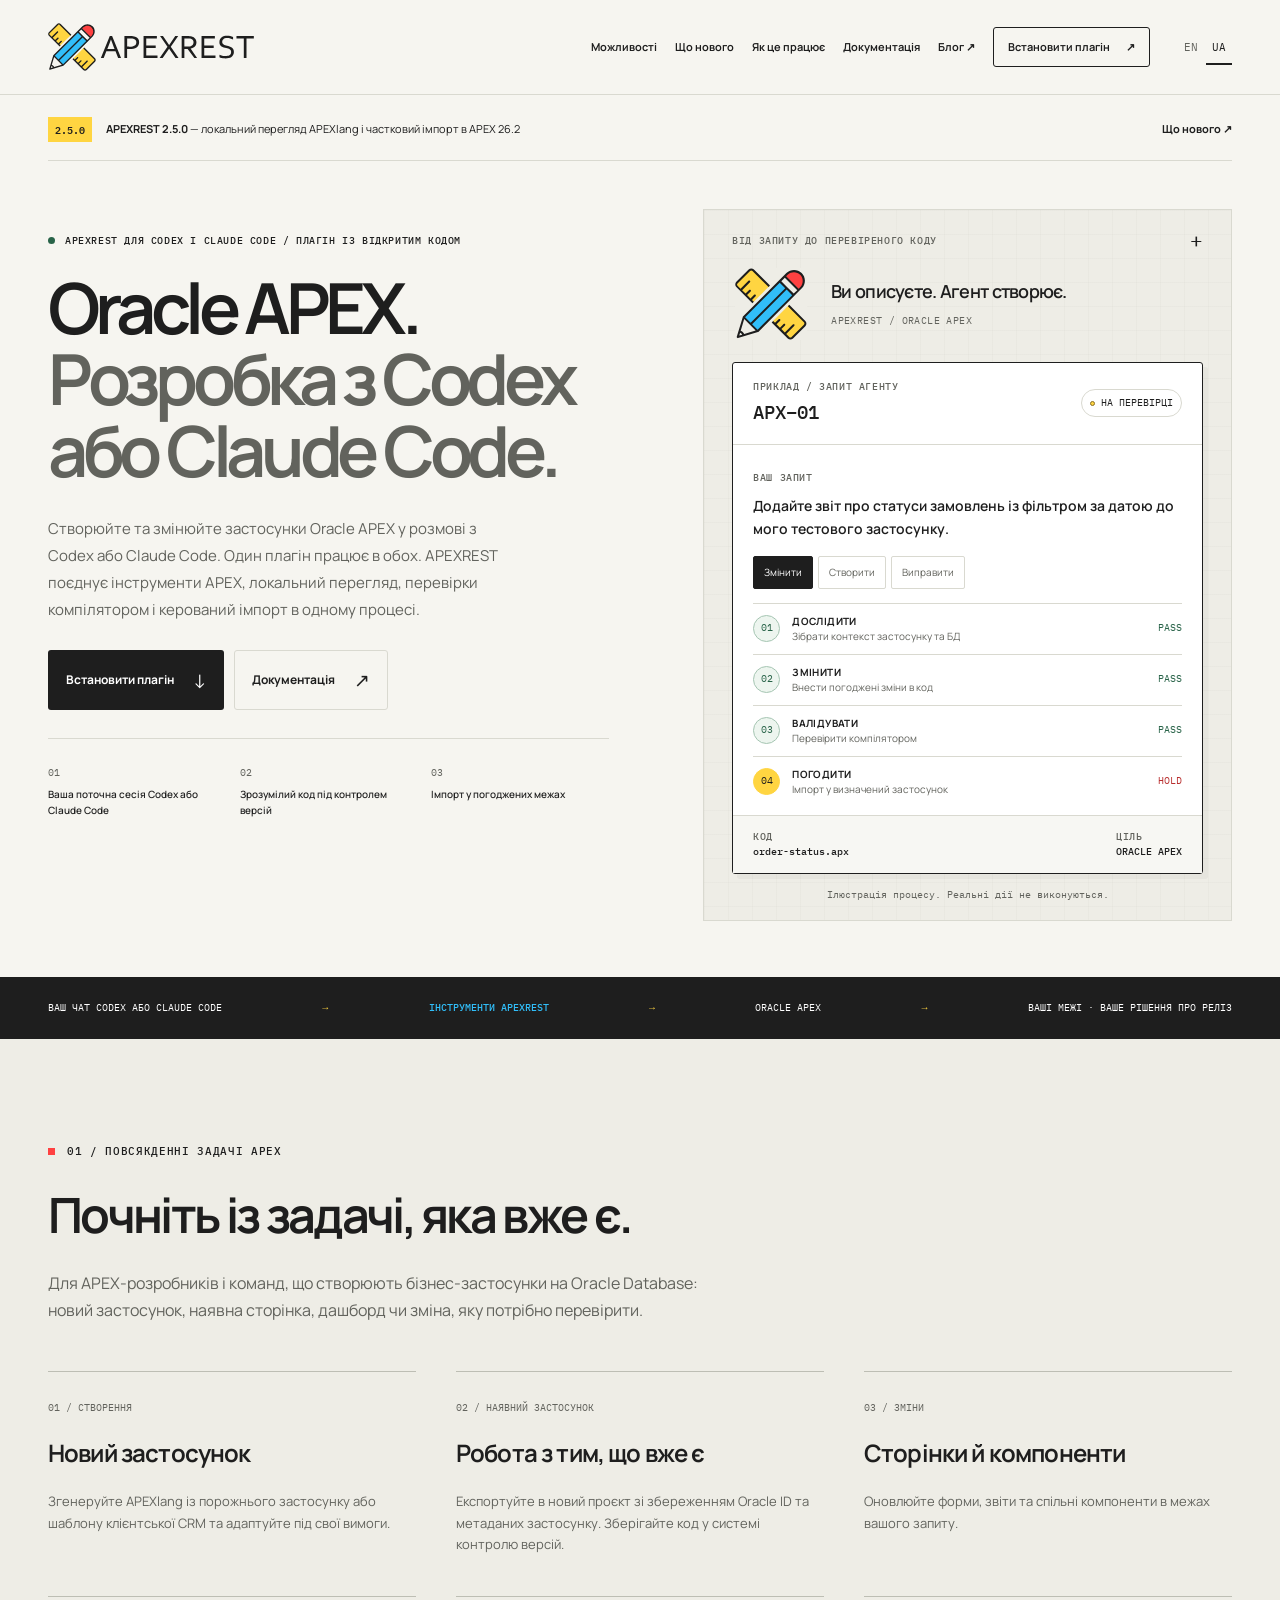
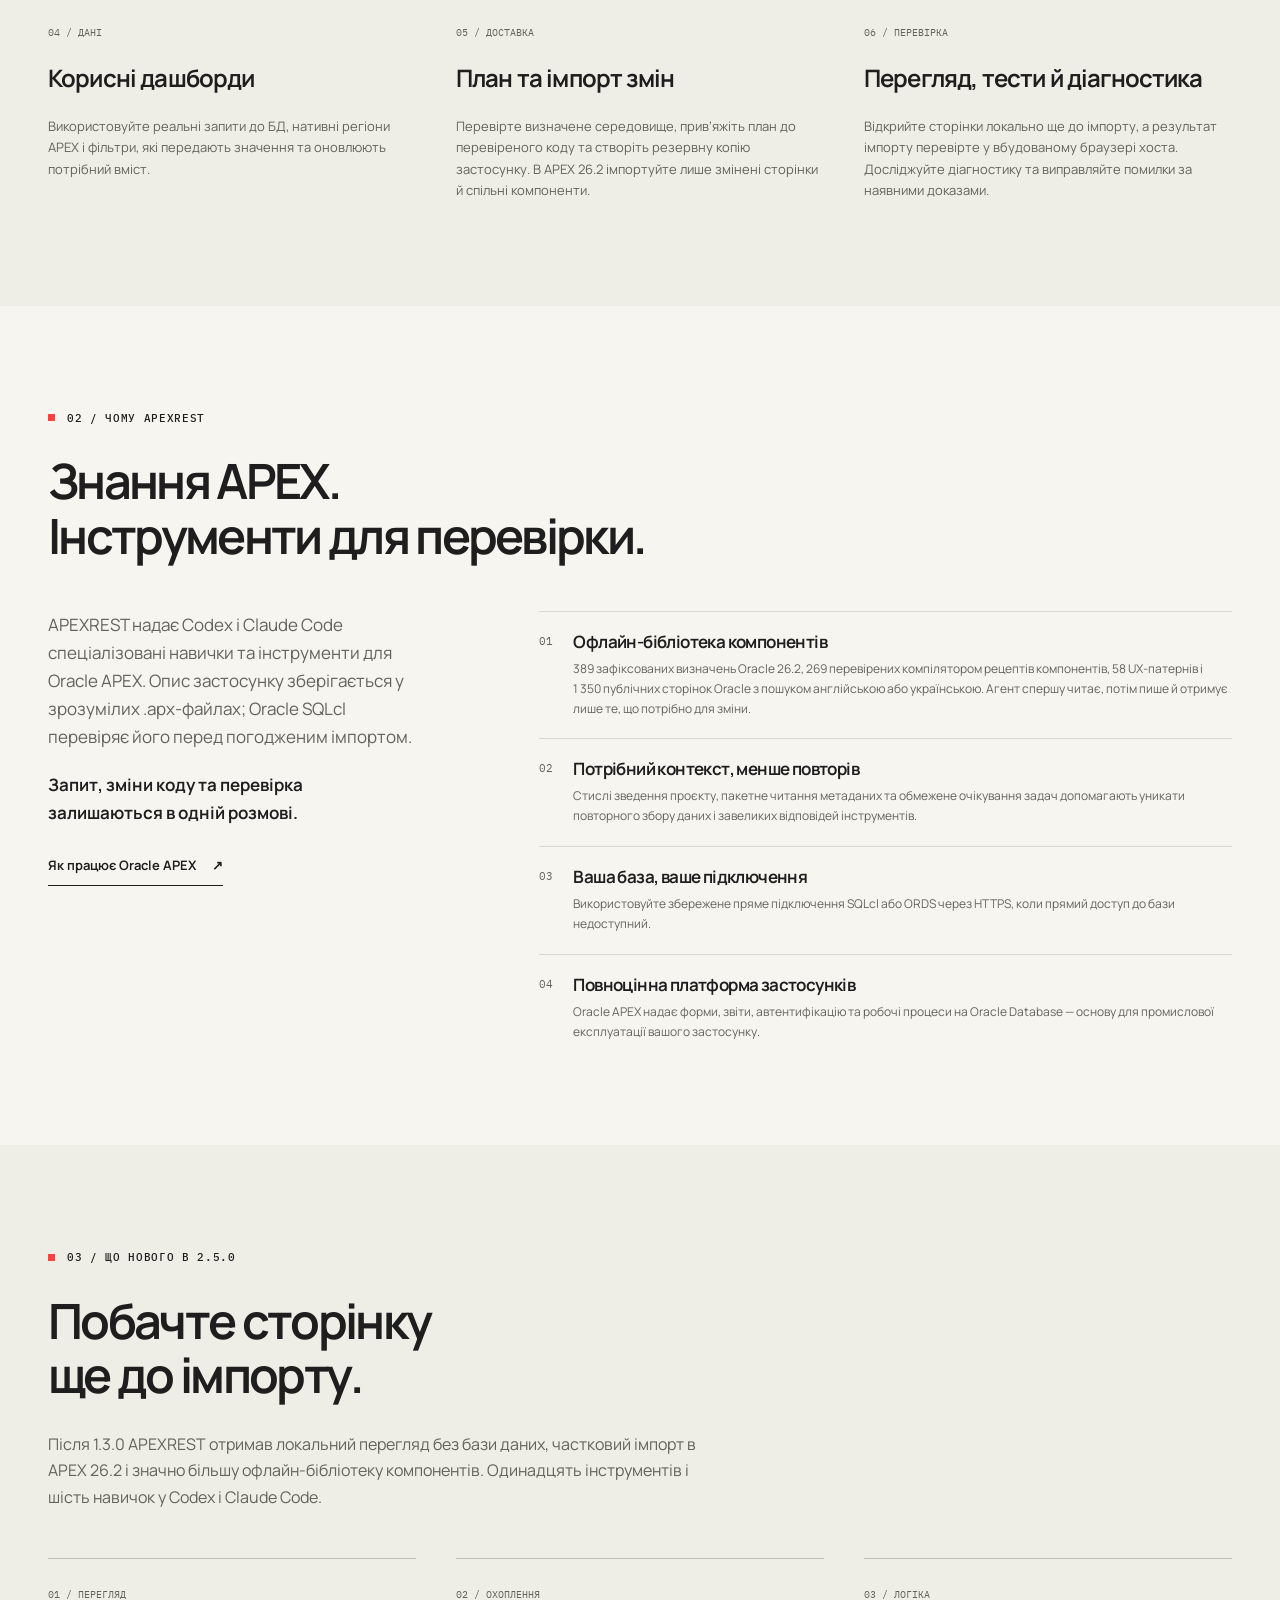
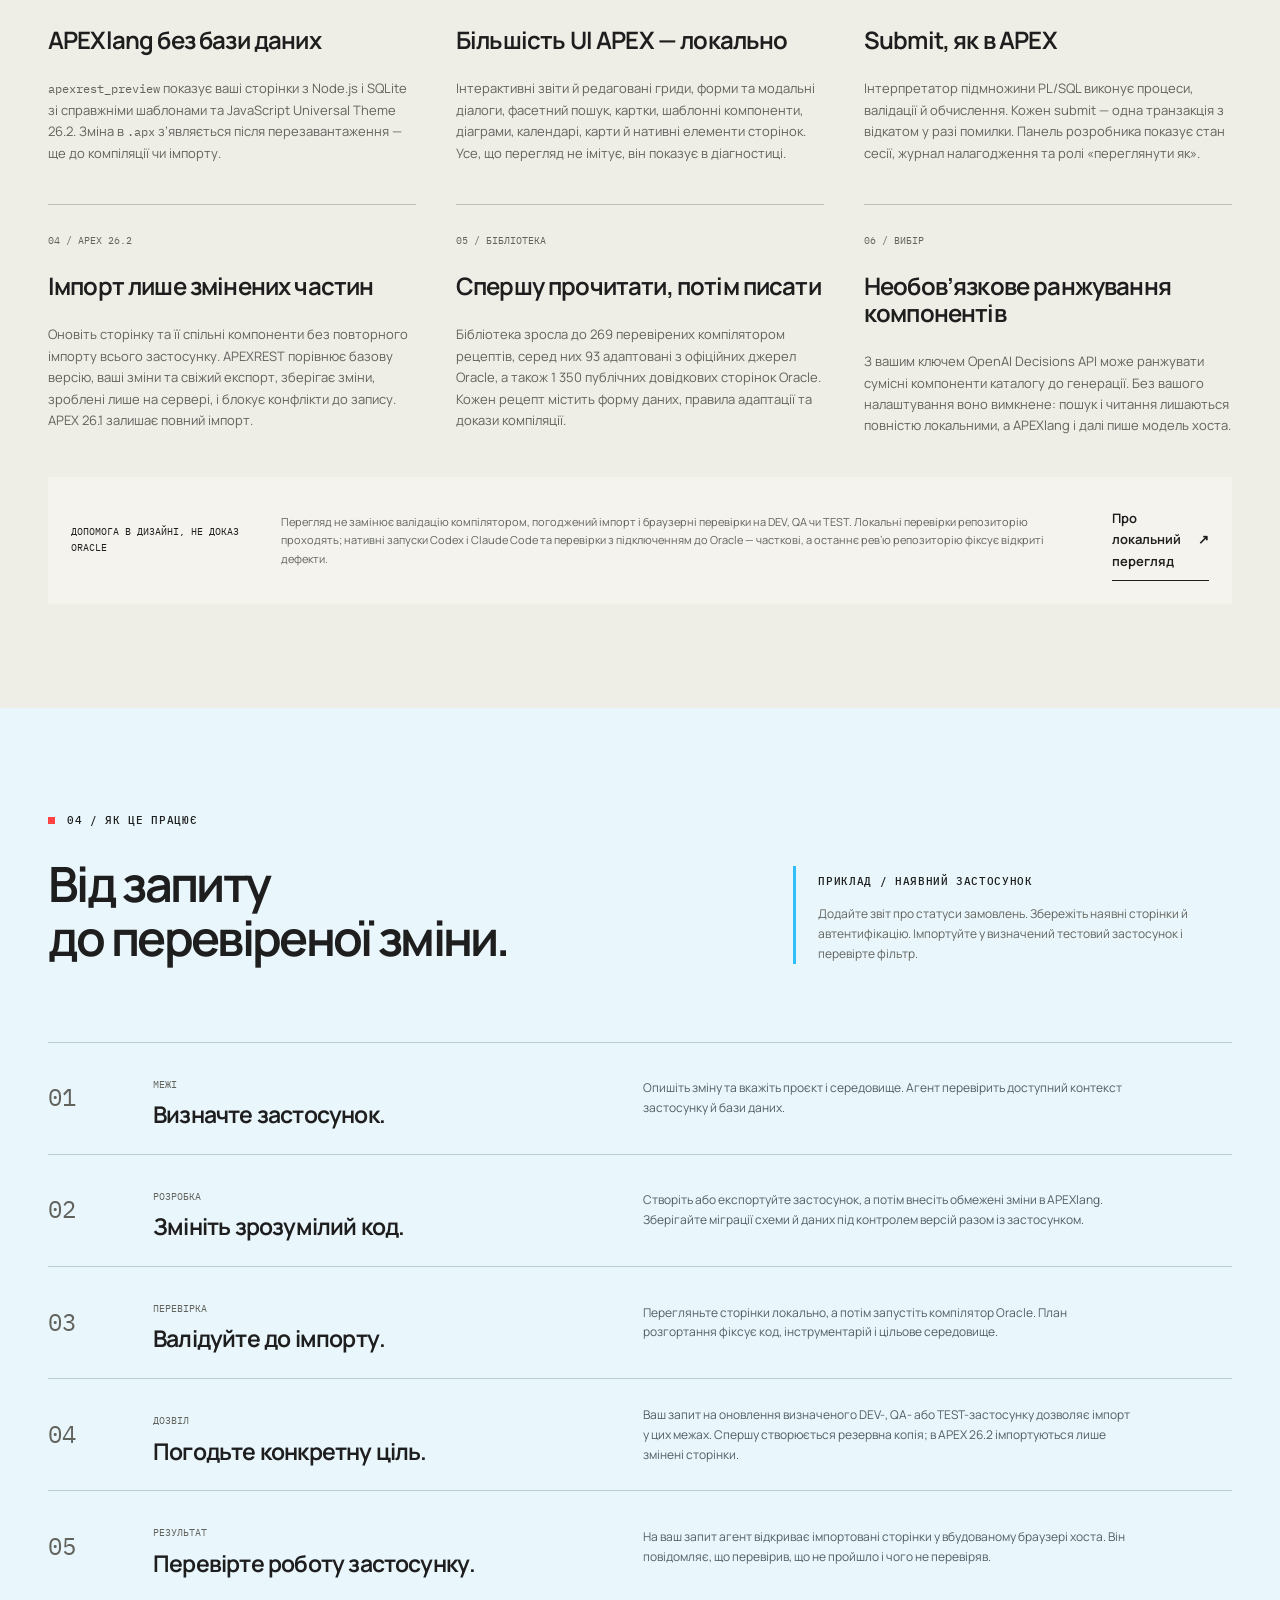
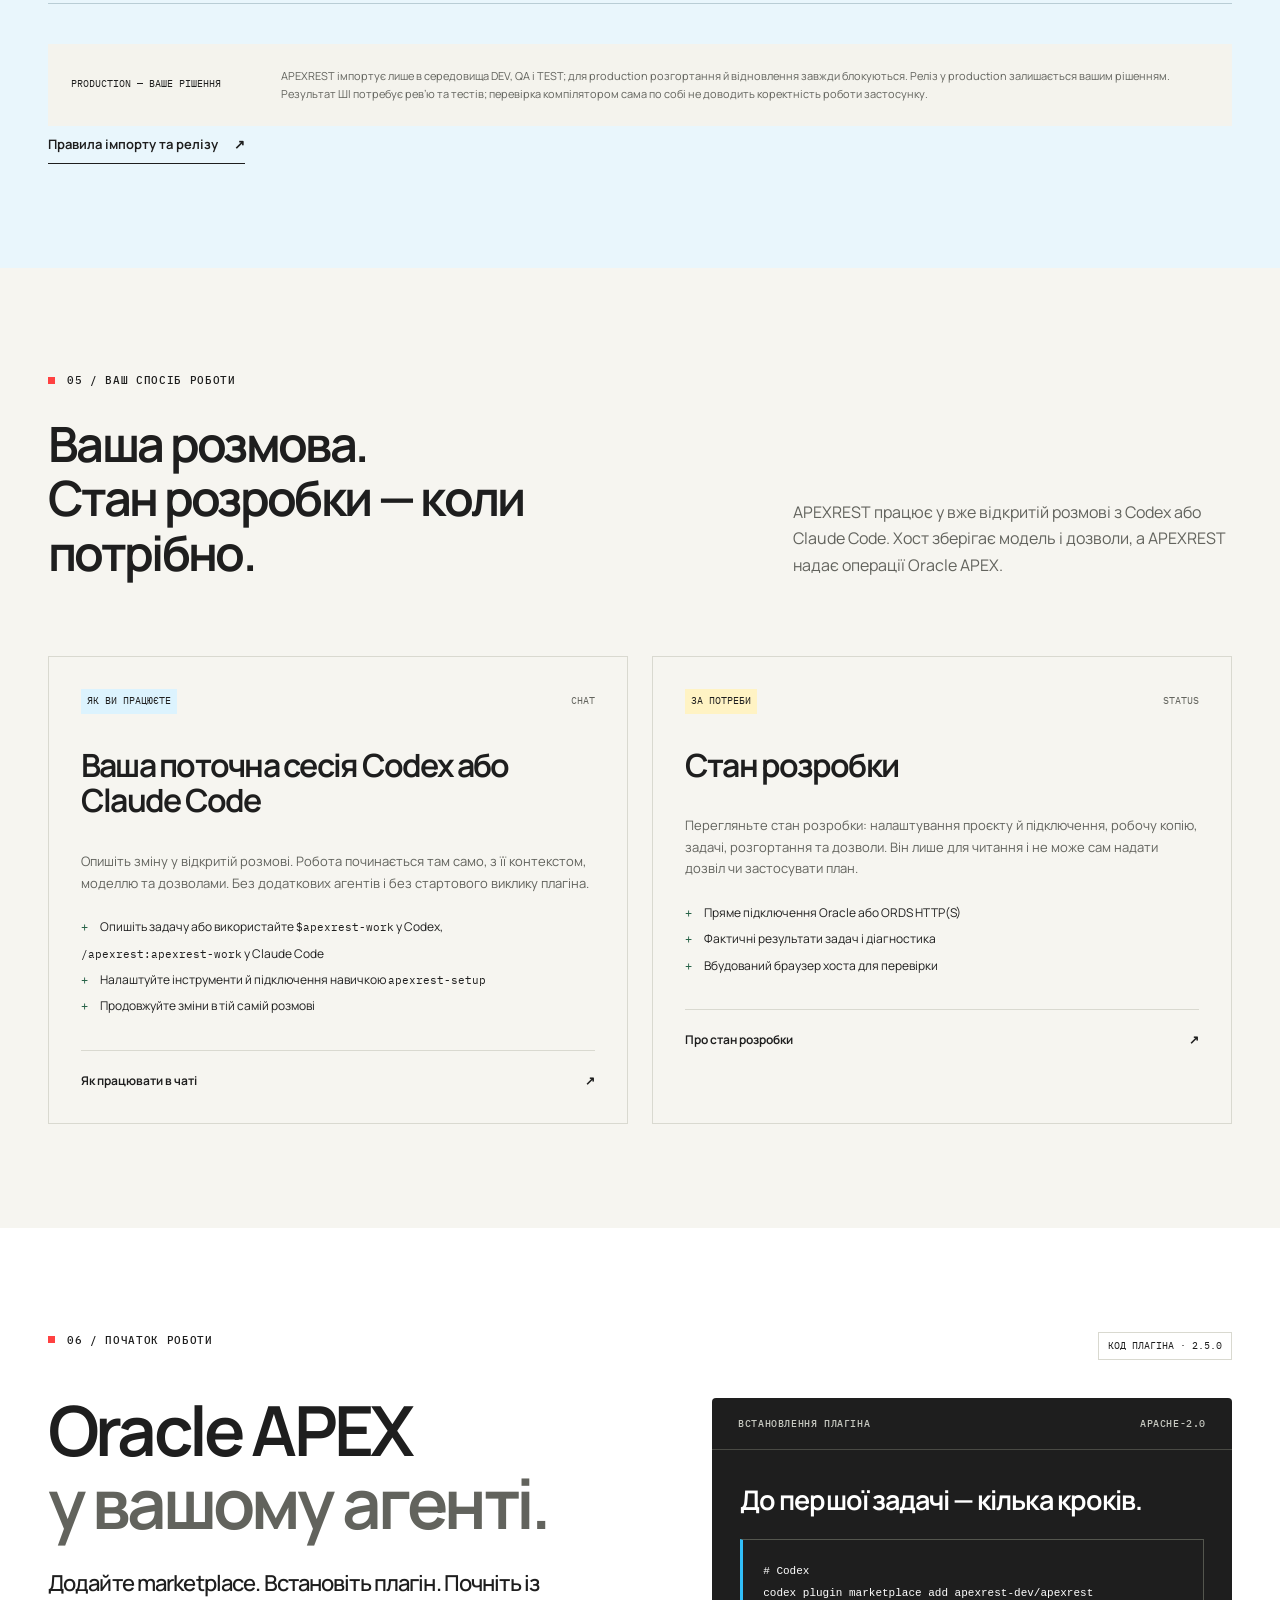
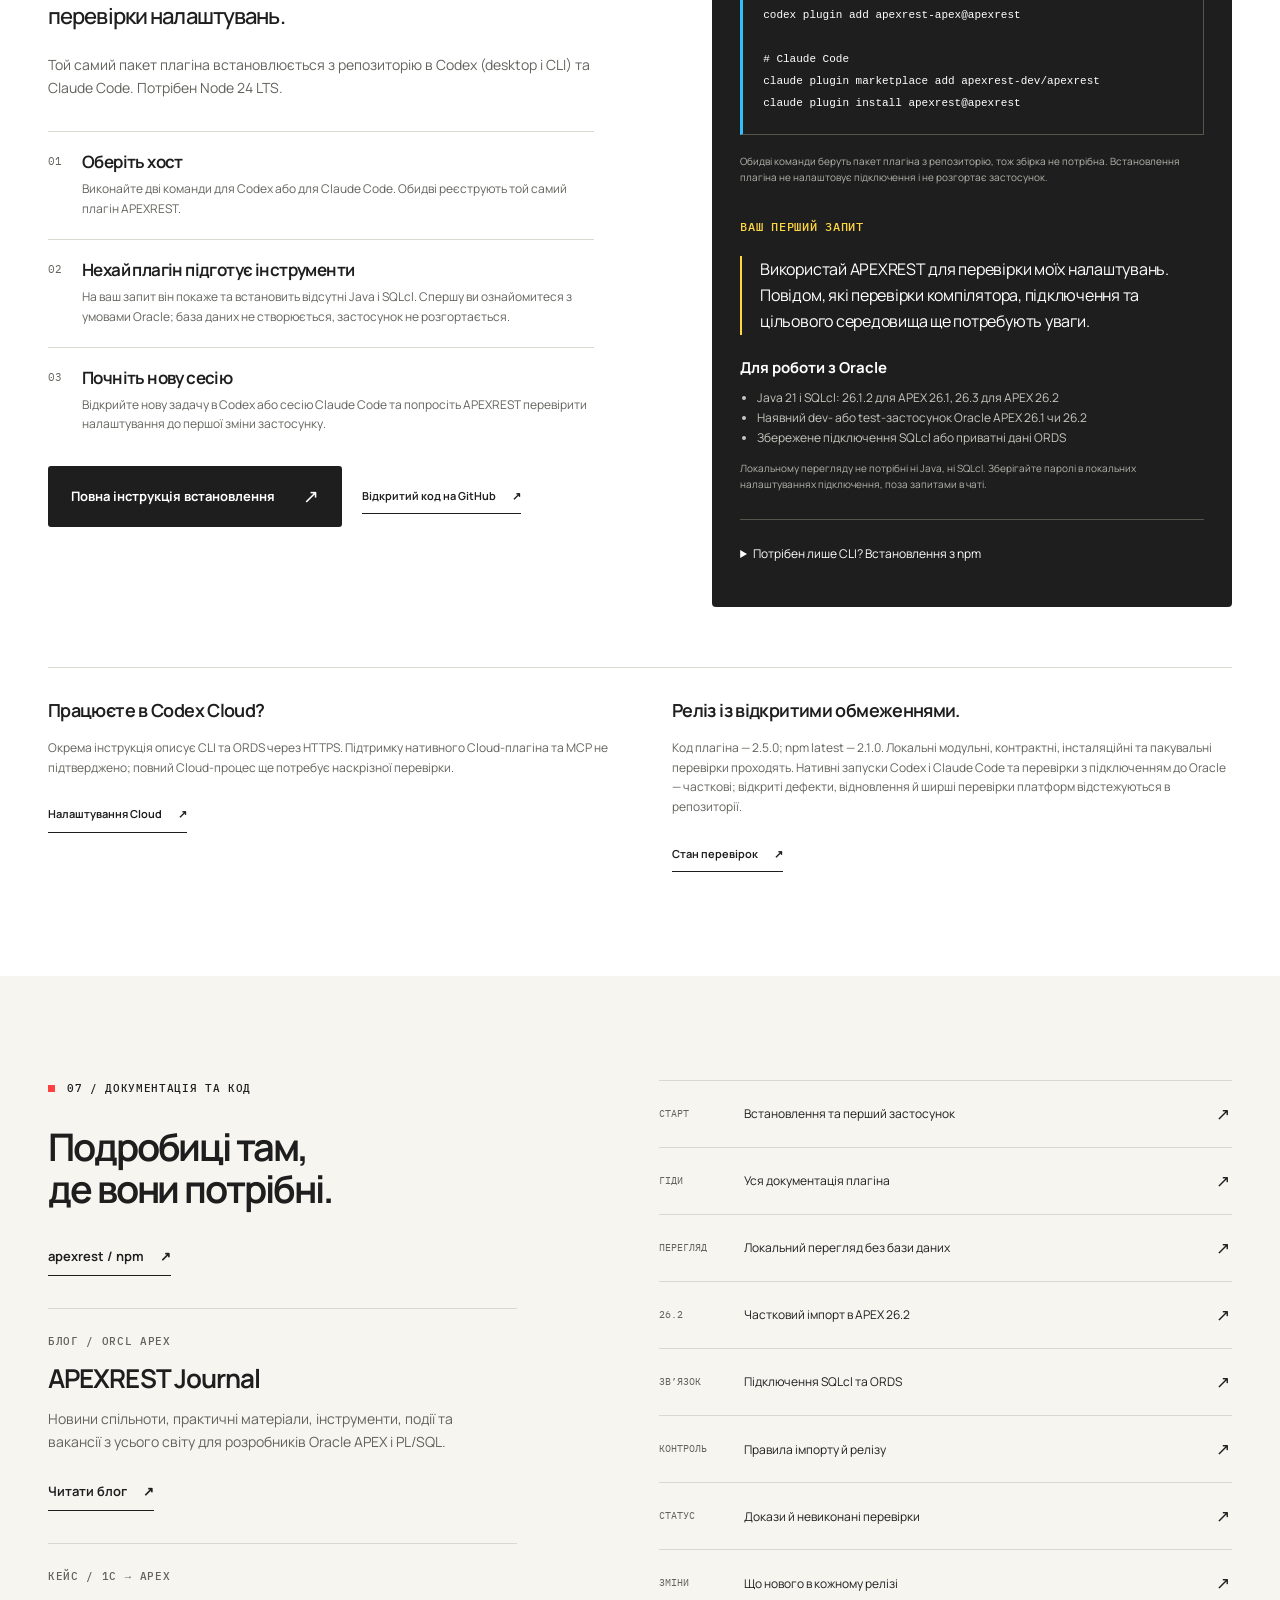
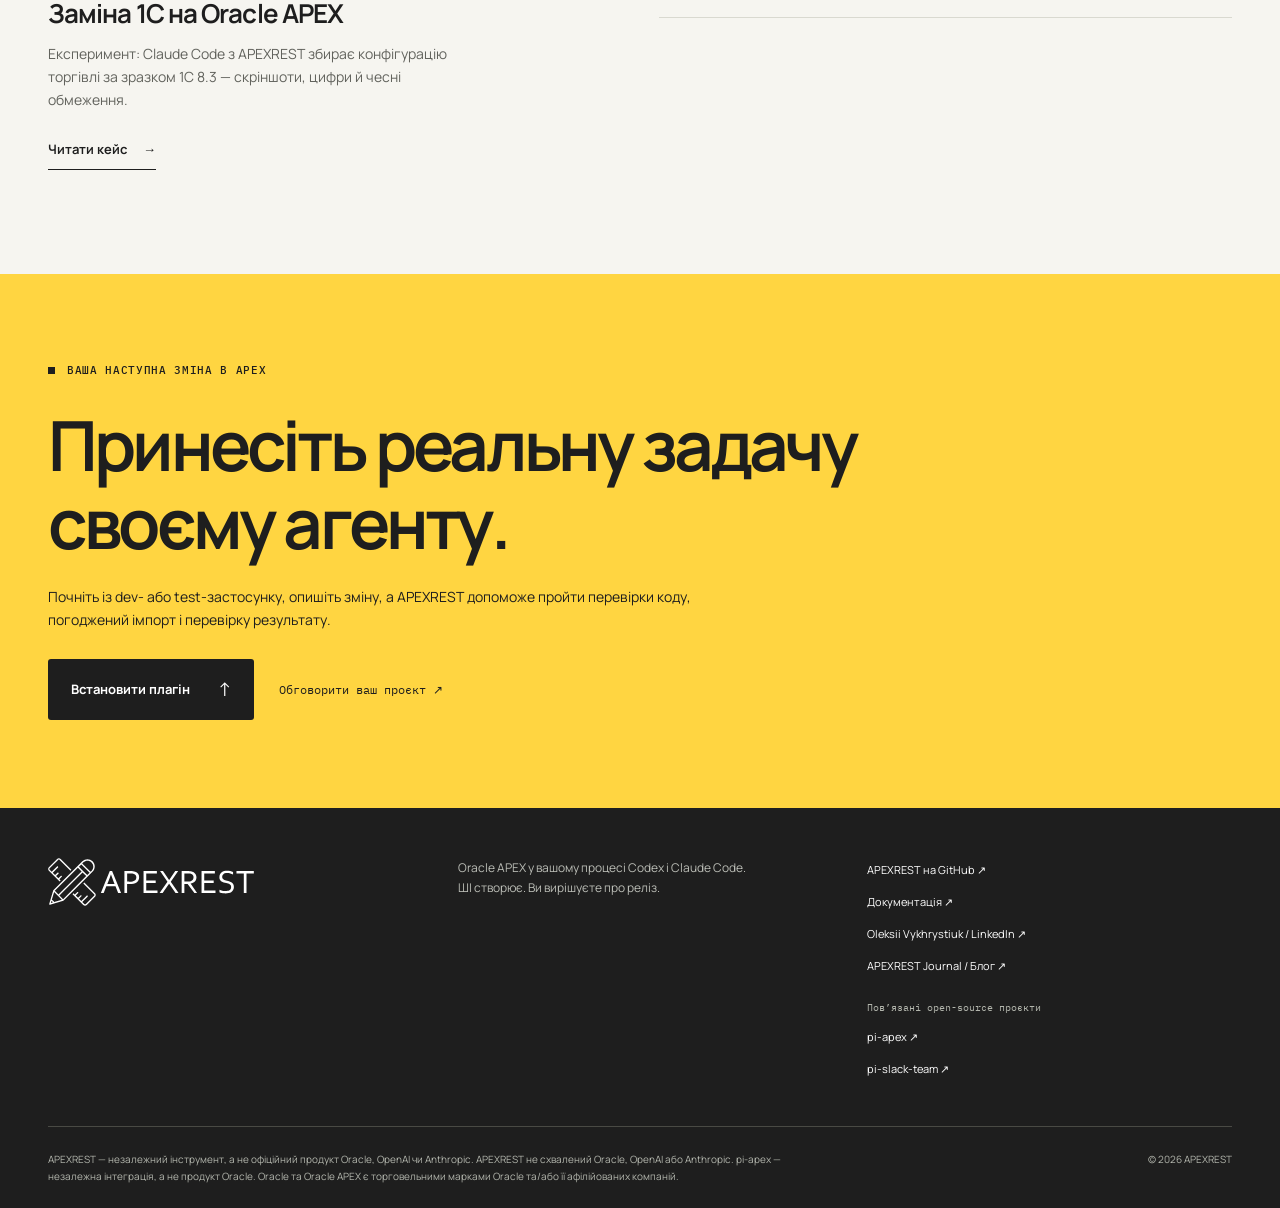
<file: uk/index.html>
<!doctype html>
<html lang="uk">
<head>
  <meta charset="utf-8">
  <meta name="viewport" content="width=device-width, initial-scale=1">
  <title>APEXREST для Codex і Claude Code — Створюйте та змінюйте застосунки Oracle APEX</title>
  <meta name="description" content="Працюйте з Oracle APEX у Codex і Claude Code. Створюйте застосунки, змінюйте сторінки, переглядайте їх без бази даних, перевіряйте APEXlang та погоджений імпорт. Плагін із відкритим кодом під вашим контролем.">
  <meta name="robots" content="index, follow, max-image-preview:large">
  <meta name="theme-color" content="#F6F5F0">
  <link rel="canonical" href="https://apex.rest/uk/">
  <link rel="alternate" hreflang="en" href="https://apex.rest/">
  <link rel="alternate" hreflang="uk" href="https://apex.rest/uk/">
  <link rel="alternate" hreflang="x-default" href="https://apex.rest/">

  <meta property="og:type" content="website">
  <meta property="og:url" content="https://apex.rest/uk/">
  <meta property="og:site_name" content="APEXREST">
  <meta property="og:locale" content="uk_UA">
  <meta property="og:locale:alternate" content="en_US">
  <meta property="og:title" content="APEXREST для Codex і Claude Code — Створюйте та змінюйте застосунки Oracle APEX">
  <meta property="og:description" content="Працюйте з Oracle APEX у Codex і Claude Code. Створюйте застосунки, змінюйте сторінки, переглядайте їх без бази даних, перевіряйте APEXlang та погоджений імпорт. Плагін із відкритим кодом під вашим контролем.">
  <meta property="og:image" content="https://apex.rest/assets/og-uk.png">
  <meta property="og:image:width" content="1200">
  <meta property="og:image:height" content="630">
  <meta property="og:image:alt" content="APEXREST для Codex і Claude Code: Oracle APEX. Розробка з Codex або Claude Code. Створюйте, змінюйте та перевіряйте застосунки.">

  <meta name="twitter:card" content="summary_large_image">
  <meta name="twitter:title" content="APEXREST для Codex і Claude Code — Створюйте та змінюйте застосунки Oracle APEX">
  <meta name="twitter:description" content="Працюйте з Oracle APEX у Codex і Claude Code. Створюйте застосунки, змінюйте сторінки, переглядайте їх без бази даних, перевіряйте APEXlang та погоджений імпорт. Плагін із відкритим кодом під вашим контролем.">
  <meta name="twitter:image" content="https://apex.rest/assets/og-uk.png">

  <link rel="stylesheet" href="../assets/fonts/fonts.css">
  <link rel="icon" type="image/svg+xml" href="../assets/brand/favicon.svg">
  <link rel="stylesheet" href="../assets/css/site.css">

  <noscript><style>@media(max-width:760px){.header-inner{flex-wrap:wrap;padding-block:16px}.site-nav,html:lang(uk) .site-nav{display:flex;position:static;order:3;flex-basis:100%;flex-wrap:wrap;padding:0;border:0;max-height:none}.menu-toggle{display:none}.scenario-tabs{display:none}}</style></noscript>

  <script type="application/ld+json">
{
  "@context": "https://schema.org",
  "@type": "Organization",
  "name": "APEXREST",
  "url": "https://apex.rest/",
  "logo": "https://apex.rest/assets/brand/apexrest-logo.svg",
  "description": "Працюйте з Oracle APEX у Codex і Claude Code. Створюйте застосунки, змінюйте сторінки, переглядайте їх без бази даних, перевіряйте APEXlang та погоджений імпорт. Плагін із відкритим кодом під вашим контролем.",
  "sameAs": [
    "https://github.com/apexrest-dev/apexrest"
  ],
  "subjectOf": {
    "@type": "Blog",
    "name": "APEXREST Journal",
    "url": "https://blog.apex.rest/",
    "description": "Новини спільноти, практичні матеріали, інструменти, події та вакансії з усього світу для розробників Oracle APEX і PL/SQL."
  }
}
  </script>
  <script type="application/ld+json">
{
  "@context": "https://schema.org",
  "@type": "SoftwareApplication",
  "name": "APEXREST for Codex and Claude Code",
  "applicationCategory": "DeveloperApplication",
  "softwareVersion": "2.5.0",
  "url": "https://github.com/apexrest-dev/apexrest",
  "downloadUrl": "https://www.npmjs.com/package/apexrest",
  "license": "https://github.com/apexrest-dev/apexrest/blob/main/LICENSE",
  "description": "Працюйте з Oracle APEX у Codex і Claude Code. Створюйте застосунки, змінюйте сторінки, переглядайте їх без бази даних, перевіряйте APEXlang та погоджений імпорт. Плагін із відкритим кодом під вашим контролем.",
  "publisher": {
    "@type": "Organization",
    "name": "APEXREST",
    "url": "https://apex.rest/"
  }
}
  </script>
</head>
<body>
  <a class="skip-link" href="#main">Перейти до основного вмісту</a>
  <header class="site-header" id="site-header">
    <div class="shell header-inner">
      <a class="brand" href="#top" aria-label="APEXREST — головна"><img class="brand-logo" src="../assets/brand/apexrest-logo.svg" alt="APEXREST" width="216" height="50"></a>
      <nav class="site-nav" id="site-nav" aria-label="Основна навігація">
        <a href="#work">Можливості</a>
        <a href="#new">Що нового</a>
        <a href="#trace">Як це працює</a>
        <a href="#proof">Документація</a>
        <a href="https://blog.apex.rest/" target="_blank" rel="noopener noreferrer">Блог <span aria-hidden="true">↗</span></a>
        <a href="#install" class="nav-cta">Встановити плагін <span aria-hidden="true">↗</span></a>
      </nav>
      <nav class="language-switch" aria-label="Мова">
        <a href="/" lang="en" hreflang="en" aria-label="EN — English">EN</a>
        <a href="/uk/" lang="uk" hreflang="uk" aria-label="UA — Українська" aria-current="page">UA</a>
      </nav>
      <button class="menu-toggle" id="menu-toggle" type="button" aria-expanded="false" aria-controls="site-nav" aria-label="Відкрити навігацію"><span></span><span></span></button>
    </div>
  </header>
  <main id="main">
    <section class="hero" id="top">
      <div class="shell announcement-banner"><a href="https://apexrest-dev.github.io/apexrest/release-notes/" target="_blank" rel="noopener noreferrer"><span class="announcement-badge">2.5.0</span><span><strong>APEXREST 2.5.0</strong> — локальний перегляд APEXlang і частковий імпорт в APEX 26.2</span><span class="announcement-banner-link">Що нового <span aria-hidden="true">↗</span></span></a></div>
      <div class="shell hero-grid" id="codex">
        <div class="hero-copy">
          <p class="eyebrow"><span class="status-dot" aria-hidden="true"></span>APEXREST ДЛЯ CODEX І CLAUDE CODE / ПЛАГІН ІЗ ВІДКРИТИМ КОДОМ</p>
          <h1>Oracle APEX.<br><em>Розробка з Codex<br> або Claude Code.</em></h1>
          <p class="hero-lede">Створюйте та змінюйте застосунки Oracle APEX у розмові з Codex або Claude Code. Один плагін працює в обох. APEXREST поєднує інструменти APEX, локальний перегляд, перевірки компілятором і керований імпорт в одному процесі.</p>
          <div class="hero-actions"><a class="button button-primary" href="#install">Встановити плагін <span aria-hidden="true">↓</span></a><a class="button button-secondary" href="https://apexrest-dev.github.io/apexrest/docs/" target="_blank" rel="noopener noreferrer">Документація <span aria-hidden="true">↗</span></a></div>
          <div class="hero-proof"><div><span>01</span><strong>Ваша поточна сесія Codex або Claude Code</strong></div><div><span>02</span><strong>Зрозумілий код під контролем версій</strong></div><div><span>03</span><strong>Імпорт у погоджених межах</strong></div></div>
        </div>
        <div class="hero-studio">
          <div class="studio-heading"><span class="micro-label">ВІД ЗАПИТУ ДО ПЕРЕВІРЕНОГО КОДУ</span><span class="studio-cross" aria-hidden="true">+</span></div>
          <div class="studio-identity"><img src="../assets/brand/apexrest-symbol.svg" alt="" width="108" height="108"><p>Ви описуєте. Агент створює.<span>APEXREST / ORACLE APEX</span></p></div>
          <aside class="work-order" aria-label="Ілюстративний процес APEXREST">
            <div class="work-order-head"><div><span class="micro-label">ПРИКЛАД / ЗАПИТ АГЕНТУ</span><strong id="mission-id">APX–01</strong></div><span class="docket-state"><i aria-hidden="true"></i>НА ПЕРЕВІРЦІ</span></div>
            <div class="mission-prompt"><span class="micro-label">ВАШ ЗАПИТ</span><p id="mission-prompt">Додайте звіт про статуси замовлень із фільтром за датою до мого тестового застосунку.</p></div>
            <div class="scenario-tabs" role="group" aria-label="Обрати приклад запиту"><button class="scenario-button is-selected" type="button" data-scenario="change" aria-pressed="true">Змінити</button><button class="scenario-button" type="button" data-scenario="create" aria-pressed="false">Створити</button><button class="scenario-button" type="button" data-scenario="repair" aria-pressed="false">Виправити</button></div>
            <div class="gate-rail" id="gate-rail"><div class="gate is-complete" data-gate="0"><span class="gate-number">01</span><span><b>ДОСЛІДИТИ</b><small>Зібрати контекст застосунку та БД</small></span><i class="gate-stamp" aria-hidden="true">PASS</i></div>
<div class="gate is-complete" data-gate="1"><span class="gate-number">02</span><span><b>ЗМІНИТИ</b><small>Внести погоджені зміни в код</small></span><i class="gate-stamp" aria-hidden="true">PASS</i></div>
<div class="gate is-complete" data-gate="2"><span class="gate-number">03</span><span><b>ВАЛІДУВАТИ</b><small>Перевірити компілятором</small></span><i class="gate-stamp" aria-hidden="true">PASS</i></div>
<div class="gate is-hold" data-gate="3"><span class="gate-number">04</span><span><b>ПОГОДИТИ</b><small>Імпорт у визначений застосунок</small></span><i class="gate-stamp" aria-hidden="true">HOLD</i></div></div>
            <div class="build-readout"><div><span class="micro-label">КОД</span><b id="artifact-name">order-status.apx</b></div><div><span class="micro-label">ЦІЛЬ</span><b>ORACLE APEX</b></div></div>
            <p class="sr-only" id="mission-status" aria-live="polite"></p>
          </aside>
          <p class="studio-note">Ілюстрація процесу. Реальні дії не виконуються.</p>
        </div>
      </div>
      <div class="verification-strip"><div class="shell verification-strip-inner"><span>ВАШ ЧАТ CODEX АБО CLAUDE CODE</span><i aria-hidden="true">→</i><strong>ІНСТРУМЕНТИ APEXREST</strong><i aria-hidden="true">→</i><span>ORACLE APEX</span><i aria-hidden="true">→</i><span>ВАШІ МЕЖІ · ВАШЕ РІШЕННЯ ПРО РЕЛІЗ</span></div></div>
    </section>
    <section class="use-cases section-block section-paper" id="work">
      <div class="shell"><div class="section-intro"><p class="section-index">01 / ПОВСЯКДЕННІ ЗАДАЧІ APEX</p><h2>Почніть із задачі, яка вже є.</h2><p class="section-lede">Для APEX-розробників і команд, що створюють бізнес-застосунки на Oracle Database: новий застосунок, наявна сторінка, дашборд чи зміна, яку потрібно перевірити.</p></div><div class="use-case-grid"><article><span>01 / СТВОРЕННЯ</span><h3>Новий застосунок</h3><p>Згенеруйте APEXlang із порожнього застосунку або шаблону клієнтської CRM та адаптуйте під свої вимоги.</p></article>
<article><span>02 / НАЯВНИЙ ЗАСТОСУНОК</span><h3>Робота з тим, що вже є</h3><p>Експортуйте в новий проєкт зі збереженням Oracle ID та метаданих застосунку. Зберігайте код у системі контролю версій.</p></article>
<article><span>03 / ЗМІНИ</span><h3>Сторінки й компоненти</h3><p>Оновлюйте форми, звіти та спільні компоненти в межах вашого запиту.</p></article>
<article><span>04 / ДАНІ</span><h3>Корисні дашборди</h3><p>Використовуйте реальні запити до БД, нативні регіони APEX і фільтри, які передають значення та оновлюють потрібний вміст.</p></article>
<article><span>05 / ДОСТАВКА</span><h3>План та імпорт змін</h3><p>Перевірте визначене середовище, прив’яжіть план до перевіреного коду та створіть резервну копію застосунку. В APEX 26.2 імпортуйте лише змінені сторінки й спільні компоненти.</p></article>
<article><span>06 / ПЕРЕВІРКА</span><h3>Перегляд, тести й діагностика</h3><p>Відкрийте сторінки локально ще до імпорту, а результат імпорту перевірте у вбудованому браузері хоста. Досліджуйте діагностику та виправляйте помилки за наявними доказами.</p></article></div></div>
    </section>
    <section class="argument section-block" id="argument">
      <div class="shell"><div class="section-intro"><p class="section-index">02 / ЧОМУ APEXREST</p><h2>Знання APEX.<br>Інструменти для перевірки.</h2></div>
        <div class="argument-grid"><div class="statement-block"><p>APEXREST надає Codex і Claude Code спеціалізовані навички та інструменти для Oracle APEX. Опис застосунку зберігається у зрозумілих .apx-файлах; Oracle SQLcl перевіряє його перед погодженим імпортом.</p><p class="statement-accent">Запит, зміни коду та перевірка залишаються в одній розмові.</p><a class="text-link" href="https://docs.oracle.com/en/database/oracle/apex/26.1/apxdc/introduction.html" target="_blank" rel="noopener noreferrer">Як працює Oracle APEX <span aria-hidden="true">↗</span></a></div><ol class="announcement-capabilities product-advantages"><li><span aria-hidden="true">01</span><div><h3>Офлайн-бібліотека компонентів</h3><p>389 зафіксованих визначень Oracle 26.2, 269 перевірених компілятором рецептів компонентів, 58 UX-патернів і 1&nbsp;350 публічних сторінок Oracle з пошуком англійською або українською. Агент спершу читає, потім пише й отримує лише те, що потрібно для зміни.</p></div></li>
<li><span aria-hidden="true">02</span><div><h3>Потрібний контекст, менше повторів</h3><p>Стислі зведення проєкту, пакетне читання метаданих та обмежене очікування задач допомагають уникати повторного збору даних і завеликих відповідей інструментів.</p></div></li>
<li><span aria-hidden="true">03</span><div><h3>Ваша база, ваше підключення</h3><p>Використовуйте збережене пряме підключення SQLcl або ORDS через HTTPS, коли прямий доступ до бази недоступний.</p></div></li>
<li><span aria-hidden="true">04</span><div><h3>Повноцінна платформа застосунків</h3><p>Oracle APEX надає форми, звіти, автентифікацію та робочі процеси на Oracle Database — основу для промислової експлуатації вашого застосунку.</p></div></li></ol></div>
      </div>
    </section>
    <section class="use-cases section-block section-paper" id="new">
      <div class="shell"><div class="section-intro"><p class="section-index">03 / ЩО НОВОГО В 2.5.0</p><h2>Побачте сторінку<br>ще до імпорту.</h2><p class="section-lede">Після 1.3.0 APEXREST отримав локальний перегляд без бази даних, частковий імпорт в APEX 26.2 і значно більшу офлайн-бібліотеку компонентів. Одинадцять інструментів і шість навичок у Codex і Claude Code.</p></div><div class="use-case-grid"><article><span>01 / ПЕРЕГЛЯД</span><h3>APEXlang без бази даних</h3><p><code>apexrest_preview</code> показує ваші сторінки з Node.js і SQLite зі справжніми шаблонами та JavaScript Universal Theme 26.2. Зміна в <code>.apx</code> з’являється після перезавантаження — ще до компіляції чи імпорту.</p></article>
<article><span>02 / ОХОПЛЕННЯ</span><h3>Більшість UI APEX — локально</h3><p>Інтерактивні звіти й редаговані гриди, форми та модальні діалоги, фасетний пошук, картки, шаблонні компоненти, діаграми, календарі, карти й нативні елементи сторінок. Усе, що перегляд не імітує, він показує в діагностиці.</p></article>
<article><span>03 / ЛОГІКА</span><h3>Submit, як в APEX</h3><p>Інтерпретатор підмножини PL/SQL виконує процеси, валідації й обчислення. Кожен submit — одна транзакція з відкатом у разі помилки. Панель розробника показує стан сесії, журнал налагодження та ролі «переглянути як».</p></article>
<article><span>04 / APEX 26.2</span><h3>Імпорт лише змінених частин</h3><p>Оновіть сторінку та її спільні компоненти без повторного імпорту всього застосунку. APEXREST порівнює базову версію, ваші зміни та свіжий експорт, зберігає зміни, зроблені лише на сервері, і блокує конфлікти до запису. APEX 26.1 залишає повний імпорт.</p></article>
<article><span>05 / БІБЛІОТЕКА</span><h3>Спершу прочитати, потім писати</h3><p>Бібліотека зросла до 269 перевірених компілятором рецептів, серед них 93 адаптовані з офіційних джерел Oracle, а також 1&nbsp;350 публічних довідкових сторінок Oracle. Кожен рецепт містить форму даних, правила адаптації та докази компіляції.</p></article>
<article><span>06 / ВИБІР</span><h3>Необов’язкове ранжування компонентів</h3><p>З вашим ключем OpenAI Decisions API може ранжувати сумісні компоненти каталогу до генерації. Без вашого налаштування воно вимкнене: пошук і читання лишаються повністю локальними, а APEXlang і далі пише модель хоста.</p></article></div>
        <div class="trust-line"><span class="trust-stamp">ДОПОМОГА В ДИЗАЙНІ, НЕ ДОКАЗ ORACLE</span><p>Перегляд не замінює валідацію компілятором, погоджений імпорт і браузерні перевірки на DEV, QA чи TEST. Локальні перевірки репозиторію проходять; нативні запуски Codex і Claude Code та перевірки з підключенням до Oracle — часткові, а останнє рев’ю репозиторію фіксує відкриті дефекти.</p><a class="text-link" href="https://apexrest-dev.github.io/apexrest/local-preview/" target="_blank" rel="noopener noreferrer">Про локальний перегляд <span aria-hidden="true">↗</span></a></div>
      </div>
    </section>
    <section class="trace section-block section-accent" id="trace">
      <div class="shell"><div class="section-intro section-intro-split trace-intro"><div><p class="section-index">04 / ЯК ЦЕ ПРАЦЮЄ</p><h2>Від запиту<br>до перевіреної зміни.</h2></div><div class="slack-brief"><span class="micro-label">ПРИКЛАД / НАЯВНИЙ ЗАСТОСУНОК</span><p>Додайте звіт про статуси замовлень. Збережіть наявні сторінки й автентифікацію. Імпортуйте у визначений тестовий застосунок і перевірте фільтр.</p></div></div>
        <ol class="trace-list product-workflow"><li><span class="trace-number">01</span><div><span class="trace-verb">МЕЖІ</span><h3>Визначте застосунок.</h3></div><p>Опишіть зміну та вкажіть проєкт і середовище. Агент перевірить доступний контекст застосунку й бази даних.</p></li>
<li><span class="trace-number">02</span><div><span class="trace-verb">РОЗРОБКА</span><h3>Змініть зрозумілий код.</h3></div><p>Створіть або експортуйте застосунок, а потім внесіть обмежені зміни в APEXlang. Зберігайте міграції схеми й даних під контролем версій разом із застосунком.</p></li>
<li><span class="trace-number">03</span><div><span class="trace-verb">ПЕРЕВІРКА</span><h3>Валідуйте до імпорту.</h3></div><p>Перегляньте сторінки локально, а потім запустіть компілятор Oracle. План розгортання фіксує код, інструментарій і цільове середовище.</p></li>
<li><span class="trace-number">04</span><div><span class="trace-verb">ДОЗВІЛ</span><h3>Погодьте конкретну ціль.</h3></div><p>Ваш запит на оновлення визначеного DEV-, QA- або TEST-застосунку дозволяє імпорт у цих межах. Спершу створюється резервна копія; в APEX 26.2 імпортуються лише змінені сторінки.</p></li>
<li><span class="trace-number">05</span><div><span class="trace-verb">РЕЗУЛЬТАТ</span><h3>Перевірте роботу застосунку.</h3></div><p>На ваш запит агент відкриває імпортовані сторінки у вбудованому браузері хоста. Він повідомляє, що перевірив, що не пройшло і чого не перевіряв.</p></li></ol>
        <div class="trust-line" id="system"><span class="trust-stamp">PRODUCTION — ВАШЕ РІШЕННЯ</span><p>APEXREST імпортує лише в середовища DEV, QA і TEST; для production розгортання й відновлення завжди блокуються. Реліз у production залишається вашим рішенням. Результат ШІ потребує рев’ю та тестів; перевірка компілятором сама по собі не доводить коректність роботи застосунку.</p></div>
        <a class="text-link" href="https://apexrest-dev.github.io/apexrest/deployment/" target="_blank" rel="noopener noreferrer">Правила імпорту та релізу <span aria-hidden="true">↗</span></a>
      </div>
    </section>
    <section class="section-block" id="team">
      <div class="shell"><div class="section-intro section-intro-split"><div><p class="section-index">05 / ВАШ СПОСІБ РОБОТИ</p><h2>Ваша розмова.<br>Стан розробки — коли потрібно.</h2></div><p>APEXREST працює у вже відкритій розмові з Codex або Claude Code. Хост зберігає модель і дозволи, а APEXREST надає операції Oracle APEX.</p></div>
        <div class="repo-grid">
          <article class="repo-card repo-control"><div class="repo-card-top"><span class="repo-label">ЯК ВИ ПРАЦЮЄТЕ</span><span class="repo-status">CHAT</span></div><h3>Ваша поточна сесія Codex або Claude Code</h3><p class="repo-summary">Опишіть зміну у відкритій розмові. Робота починається там само, з її контекстом, моделлю та дозволами. Без додаткових агентів і без стартового виклику плагіна.</p><ul><li>Опишіть задачу або використайте <code>$apexrest-work</code> у Codex, <code>/apexrest:apexrest-work</code> у Claude Code</li><li>Налаштуйте інструменти й підключення навичкою <code>apexrest-setup</code></li><li>Продовжуйте зміни в тій самій розмові</li></ul><a class="repo-link" href="https://apexrest-dev.github.io/apexrest/chat-workflow/" target="_blank" rel="noopener noreferrer">Як працювати в чаті <span aria-hidden="true">↗</span></a></article>
          <article class="repo-card repo-gate"><div class="repo-card-top"><span class="repo-label">ЗА ПОТРЕБИ</span><span class="repo-status">STATUS</span></div><h3>Стан розробки</h3><p class="repo-summary">Перегляньте стан розробки: налаштування проєкту й підключення, робочу копію, задачі, розгортання та дозволи. Він лише для читання і не може сам надати дозвіл чи застосувати план.</p><ul><li>Пряме підключення Oracle або ORDS HTTP(S)</li><li>Фактичні результати задач і діагностика</li><li>Вбудований браузер хоста для перевірки</li></ul><a class="repo-link" href="https://apexrest-dev.github.io/apexrest/status/" target="_blank" rel="noopener noreferrer">Про стан розробки <span aria-hidden="true">↗</span></a></article>
        </div>
      </div>
    </section>
    <section class="announcement section-block" id="install" aria-labelledby="install-title">
      <div class="shell"><div class="announcement-heading"><p class="section-index">06 / ПОЧАТОК РОБОТИ</p><span class="announcement-version">КОД ПЛАГІНА · 2.5.0</span></div>
        <div class="announcement-grid"><div class="announcement-copy"><h2 id="install-title">Oracle APEX<br><em>у вашому агенті.</em></h2><p class="announcement-lede">Додайте marketplace. Встановіть плагін. Почніть із перевірки налаштувань.</p><p>Той самий пакет плагіна встановлюється з репозиторію в Codex (desktop і CLI) та Claude Code. Потрібен Node 24 LTS.</p><ol class="announcement-capabilities"><li><span aria-hidden="true">01</span><div><h3>Оберіть хост</h3><p>Виконайте дві команди для Codex або для Claude Code. Обидві реєструють той самий плагін APEXREST.</p></div></li>
<li><span aria-hidden="true">02</span><div><h3>Нехай плагін підготує інструменти</h3><p>На ваш запит він покаже та встановить відсутні Java і SQLcl. Спершу ви ознайомитеся з умовами Oracle; база даних не створюється, застосунок не розгортається.</p></div></li>
<li><span aria-hidden="true">03</span><div><h3>Почніть нову сесію</h3><p>Відкрийте нову задачу в Codex або сесію Claude Code та попросіть APEXREST перевірити налаштування до першої зміни застосунку.</p></div></li></ol><div class="announcement-actions"><a class="button button-primary" href="https://apexrest-dev.github.io/apexrest/getting-started/" target="_blank" rel="noopener noreferrer">Повна інструкція встановлення <span aria-hidden="true">↗</span></a><a class="text-link" href="https://github.com/apexrest-dev/apexrest" target="_blank" rel="noopener noreferrer">Відкритий код на GitHub <span aria-hidden="true">↗</span></a></div></div>
          <aside class="announcement-install" aria-labelledby="install-commands-title"><div class="announcement-install-head"><span class="micro-label">ВСТАНОВЛЕННЯ ПЛАГІНА</span><span class="micro-label">APACHE-2.0</span></div><div class="announcement-install-body"><h3 id="install-commands-title">До першої задачі — кілька кроків.</h3>
            <pre class="announcement-commands"><code># Codex
codex plugin marketplace add apexrest-dev/apexrest
codex plugin add apexrest-apex@apexrest

# Claude Code
claude plugin marketplace add apexrest-dev/apexrest
claude plugin install apexrest@apexrest</code></pre><p class="announcement-install-note">Обидві команди беруть пакет плагіна з репозиторію, тож збірка не потрібна. Встановлення плагіна не налаштовує підключення і не розгортає застосунок.</p>
            <p class="micro-label">ВАШ ПЕРШИЙ ЗАПИТ</p><blockquote class="announcement-prompt">Використай APEXREST для перевірки моїх налаштувань. Повідом, які перевірки компілятора, підключення та цільового середовища ще потребують уваги.</blockquote><h4>Для роботи з Oracle</h4><ul class="announcement-requirements"><li>Java 21 і SQLcl: 26.1.2 для APEX 26.1, 26.3 для APEX 26.2</li><li>Наявний dev- або test-застосунок Oracle APEX 26.1 чи 26.2</li><li>Збережене підключення SQLcl або приватні дані ORDS</li></ul><p class="announcement-install-note">Локальному перегляду не потрібні ні Java, ні SQLcl. Зберігайте паролі в локальних налаштуваннях підключення, поза запитами в чаті.</p>
            <details class="install-alternative"><summary>Потрібен лише CLI? Встановлення з npm</summary><pre class="announcement-commands"><code>npm install -g apexrest
apexrest --version
apexrest --help</code></pre><p class="announcement-install-note">Команда встановлює npm latest — apexrest@2.1.0 на момент публікації. Пакети в реєстрі відстають від репозиторію: локальний перегляд і поточний набір інструментів є в коді плагіна 2.5.0, тож для них встановлюйте плагін.</p></details>
          </div></aside>
        </div>
        <div class="announcement-boundaries"><div><h3>Працюєте в Codex Cloud?</h3><p>Окрема інструкція описує CLI та ORDS через HTTPS. Підтримку нативного Cloud-плагіна та MCP не підтверджено; повний Cloud-процес ще потребує наскрізної перевірки.</p><a class="text-link" href="https://apexrest-dev.github.io/apexrest/codex-cloud/" target="_blank" rel="noopener noreferrer">Налаштування Cloud <span aria-hidden="true">↗</span></a></div><div><h3>Реліз із відкритими обмеженнями.</h3><p>Код плагіна — 2.5.0; npm latest — 2.1.0. Локальні модульні, контрактні, інсталяційні та пакувальні перевірки проходять. Нативні запуски Codex і Claude Code та перевірки з підключенням до Oracle — часткові; відкриті дефекти, відновлення й ширші перевірки платформ відстежуються в репозиторії.</p><a class="text-link" href="https://apexrest-dev.github.io/apexrest/implementation-status/" target="_blank" rel="noopener noreferrer">Стан перевірок <span aria-hidden="true">↗</span></a></div></div>
      </div>
    </section>
    <section class="research section-block" id="proof"><div class="shell research-grid"><div><p class="section-index">07 / ДОКУМЕНТАЦІЯ ТА КОД</p><h2>Подробиці там,<br>де вони потрібні.</h2><a class="text-link" href="https://www.npmjs.com/package/apexrest" target="_blank" rel="noopener noreferrer">apexrest / npm <span aria-hidden="true">↗</span></a>
        <article class="journal-card" aria-labelledby="journal-title">
          <p class="micro-label">БЛОГ / ORCL APEX</p>
          <h3 id="journal-title">APEXREST Journal</h3>
          <p>Новини спільноти, практичні матеріали, інструменти, події та вакансії з усього світу для розробників Oracle APEX і PL/SQL.</p>
          <a class="text-link" href="https://blog.apex.rest/" target="_blank" rel="noopener noreferrer">Читати блог <span aria-hidden="true">↗</span></a>
        </article>
        <article class="journal-card" aria-labelledby="case-title">
          <p class="micro-label">КЕЙС / 1С → APEX</p>
          <h3 id="case-title">Заміна 1С на Oracle APEX</h3>
          <p>Експеримент: Claude Code з APEXREST збирає конфігурацію торгівлі за зразком 1С 8.3 — скріншоти, цифри й чесні обмеження.</p>
          <a class="text-link" href="/uk/blog/zamina-1c-na-oracle-apex/">Читати кейс <span aria-hidden="true">→</span></a>
        </article>
      </div><div class="source-list"><a href="https://apexrest-dev.github.io/apexrest/getting-started/" target="_blank" rel="noopener noreferrer"><span>СТАРТ</span>Встановлення та перший застосунок<i aria-hidden="true">↗</i></a>
<a href="https://apexrest-dev.github.io/apexrest/docs/" target="_blank" rel="noopener noreferrer"><span>ГІДИ</span>Уся документація плагіна<i aria-hidden="true">↗</i></a>
<a href="https://apexrest-dev.github.io/apexrest/local-preview/" target="_blank" rel="noopener noreferrer"><span>ПЕРЕГЛЯД</span>Локальний перегляд без бази даних<i aria-hidden="true">↗</i></a>
<a href="https://apexrest-dev.github.io/apexrest/apex-26.2/" target="_blank" rel="noopener noreferrer"><span>26.2</span>Частковий імпорт в APEX 26.2<i aria-hidden="true">↗</i></a>
<a href="https://apexrest-dev.github.io/apexrest/ords/" target="_blank" rel="noopener noreferrer"><span>ЗВ’ЯЗОК</span>Підключення SQLcl та ORDS<i aria-hidden="true">↗</i></a>
<a href="https://apexrest-dev.github.io/apexrest/deployment/" target="_blank" rel="noopener noreferrer"><span>КОНТРОЛЬ</span>Правила імпорту й релізу<i aria-hidden="true">↗</i></a>
<a href="https://apexrest-dev.github.io/apexrest/implementation-status/" target="_blank" rel="noopener noreferrer"><span>СТАТУС</span>Докази й невиконані перевірки<i aria-hidden="true">↗</i></a>
<a href="https://github.com/apexrest-dev/apexrest/blob/main/CHANGELOG.md" target="_blank" rel="noopener noreferrer"><span>ЗМІНИ</span>Що нового в кожному релізі<i aria-hidden="true">↗</i></a></div></div></section>
    <section class="final-cta" id="contact"><div class="shell final-cta-inner"><p class="section-index">ВАША НАСТУПНА ЗМІНА В APEX</p><h2>Принесіть реальну задачу своєму агенту.</h2><p>Почніть із dev- або test-застосунку, опишіть зміну, а APEXREST допоможе пройти перевірки коду, погоджений імпорт і перевірку результату.</p><a class="button button-dark" href="#install">Встановити плагін <span aria-hidden="true">↑</span></a><a class="contact-email" href="https://www.linkedin.com/in/avhrst/" target="_blank" rel="noopener noreferrer">Обговорити ваш проєкт ↗</a></div></section>
  </main>
  <footer class="site-footer"><div class="shell footer-top"><a class="brand footer-brand" href="#top" aria-label="APEXREST — головна"><img class="brand-logo" src="../assets/brand/apexrest-logo-light.svg" alt="APEXREST" width="216" height="50"></a><p>Oracle APEX у вашому процесі Codex і Claude Code.<br>ШІ створює. Ви вирішуєте про реліз.</p><div class="footer-links"><a href="https://github.com/apexrest-dev/apexrest" target="_blank" rel="noopener noreferrer">APEXREST на GitHub ↗</a><a href="https://apexrest-dev.github.io/apexrest/docs/" target="_blank" rel="noopener noreferrer">Документація ↗</a><a href="https://www.linkedin.com/in/avhrst/" target="_blank" rel="noopener noreferrer">Oleksii Vykhrystiuk / LinkedIn ↗</a><a href="https://blog.apex.rest/" target="_blank" rel="noopener noreferrer">APEXREST Journal / Блог ↗</a><span class="footer-related">Пов’язані open-source проєкти</span><a href="https://github.com/avhrst/pi-apex" target="_blank" rel="noopener noreferrer">pi-apex ↗</a><a href="https://github.com/avhrst/pi-slack-team" target="_blank" rel="noopener noreferrer">pi-slack-team ↗</a></div></div><div class="shell footer-bottom"><p>APEXREST — незалежний інструмент, а не офіційний продукт Oracle, OpenAI чи Anthropic. APEXREST не схвалений Oracle, OpenAI або Anthropic. pi-apex — незалежна інтеграція, а не продукт Oracle. Oracle та Oracle APEX є торговельними марками Oracle та/або її афілійованих компаній.</p><p>© <span id="current-year">2026</span> APEXREST</p></div></footer>
  <script src="../assets/js/site.js" defer></script>
</body>
</html>
</file>
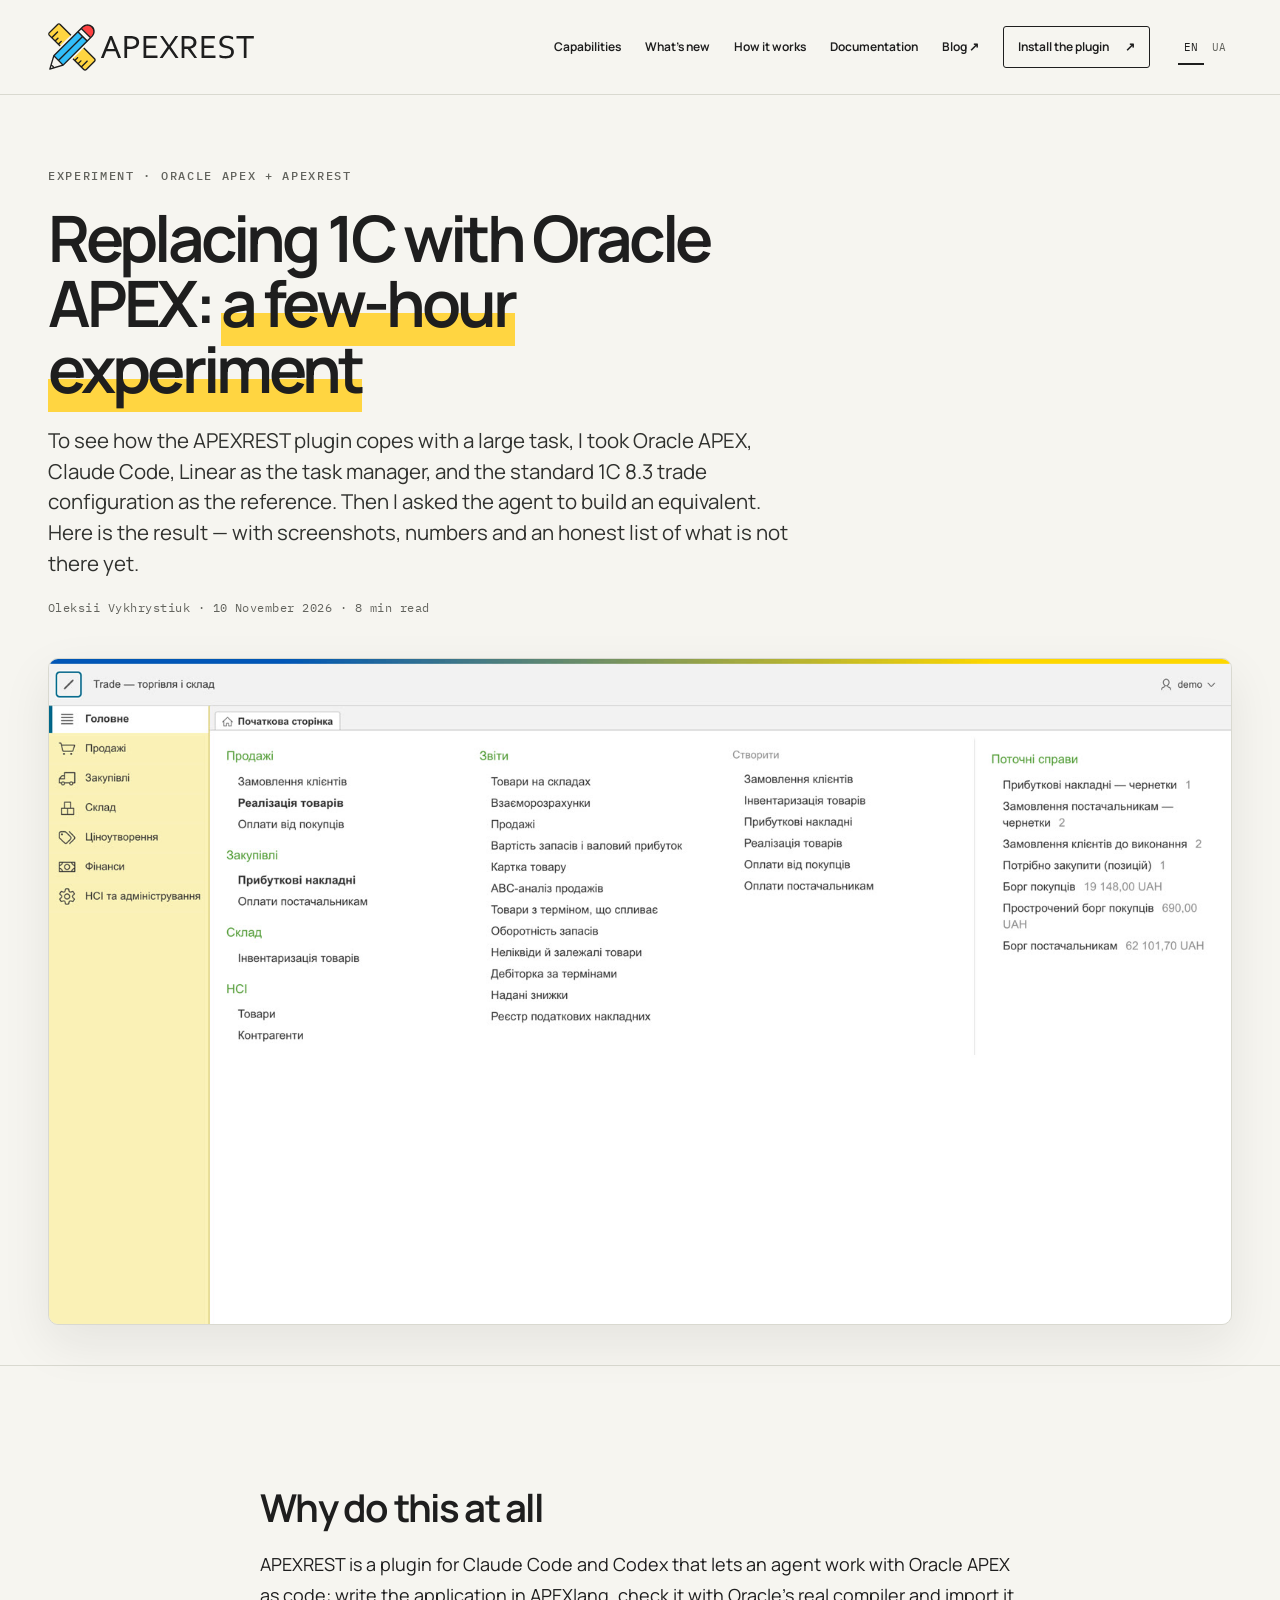
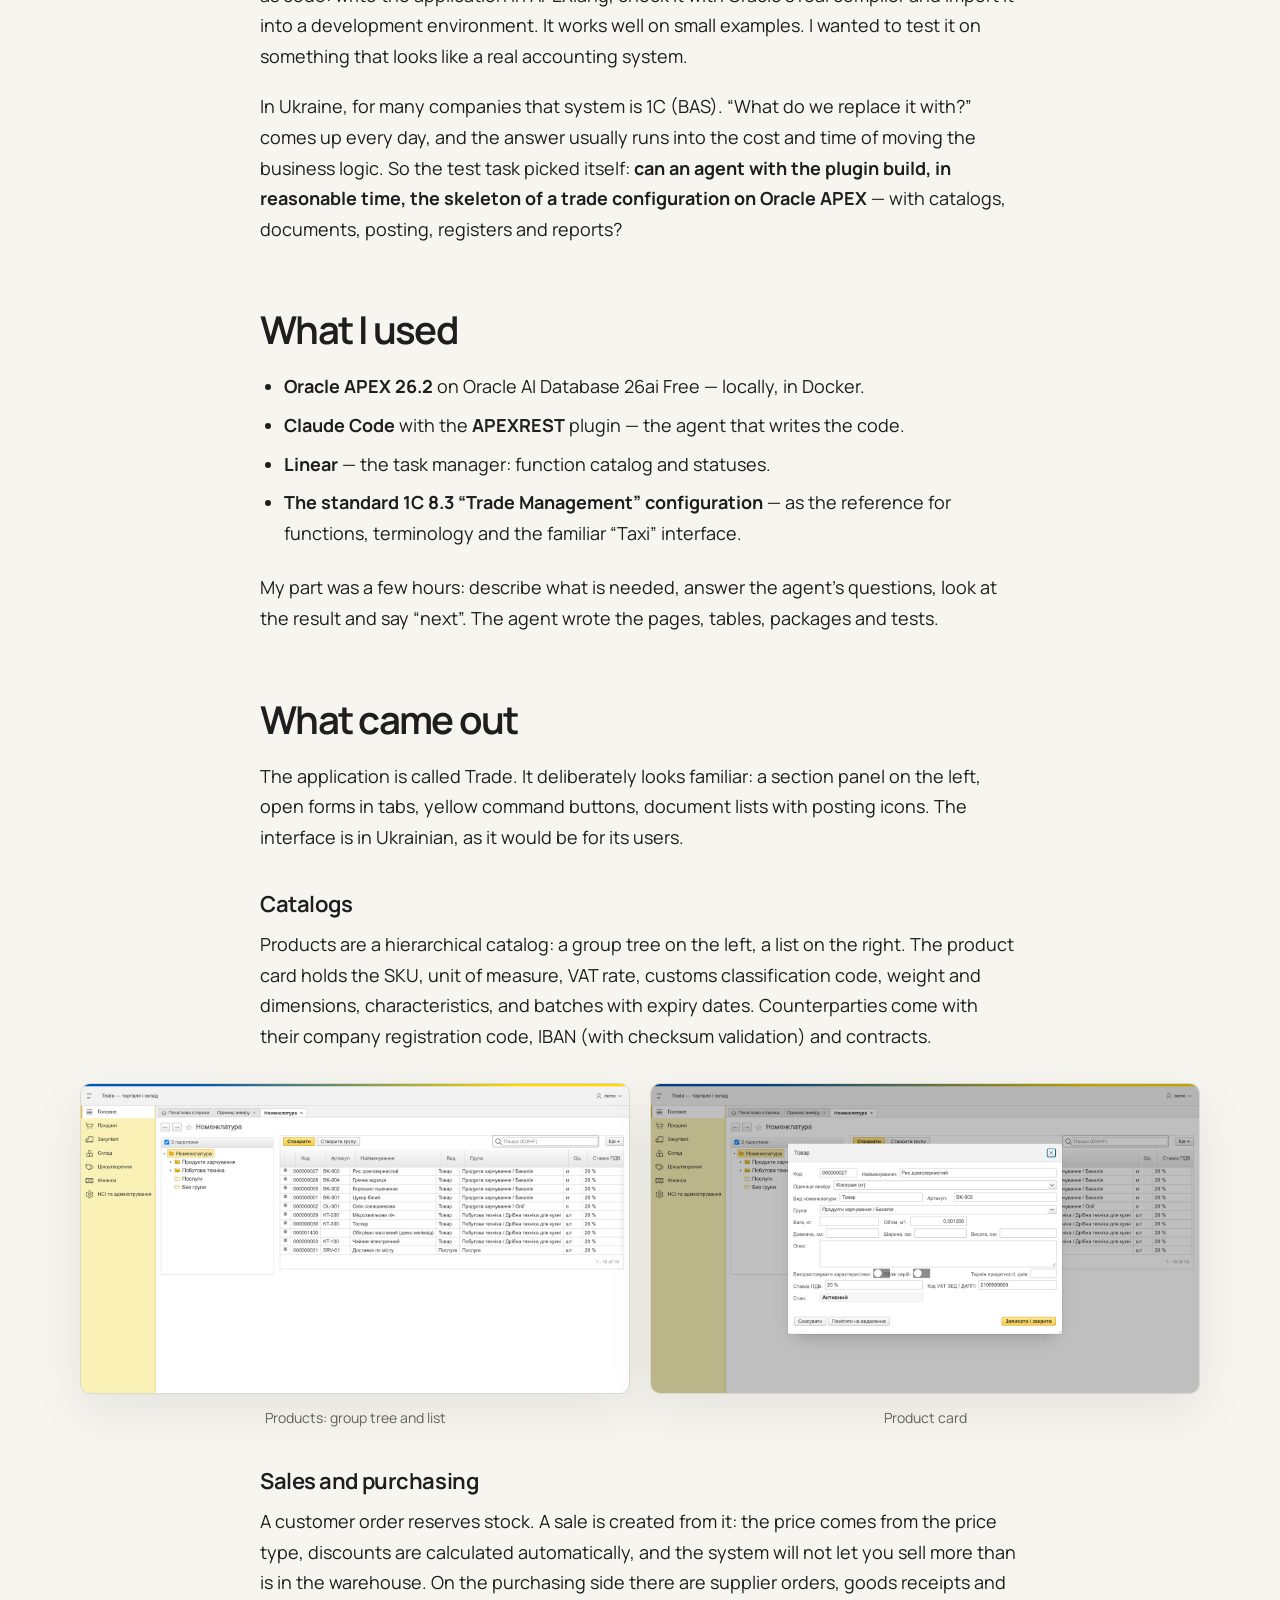
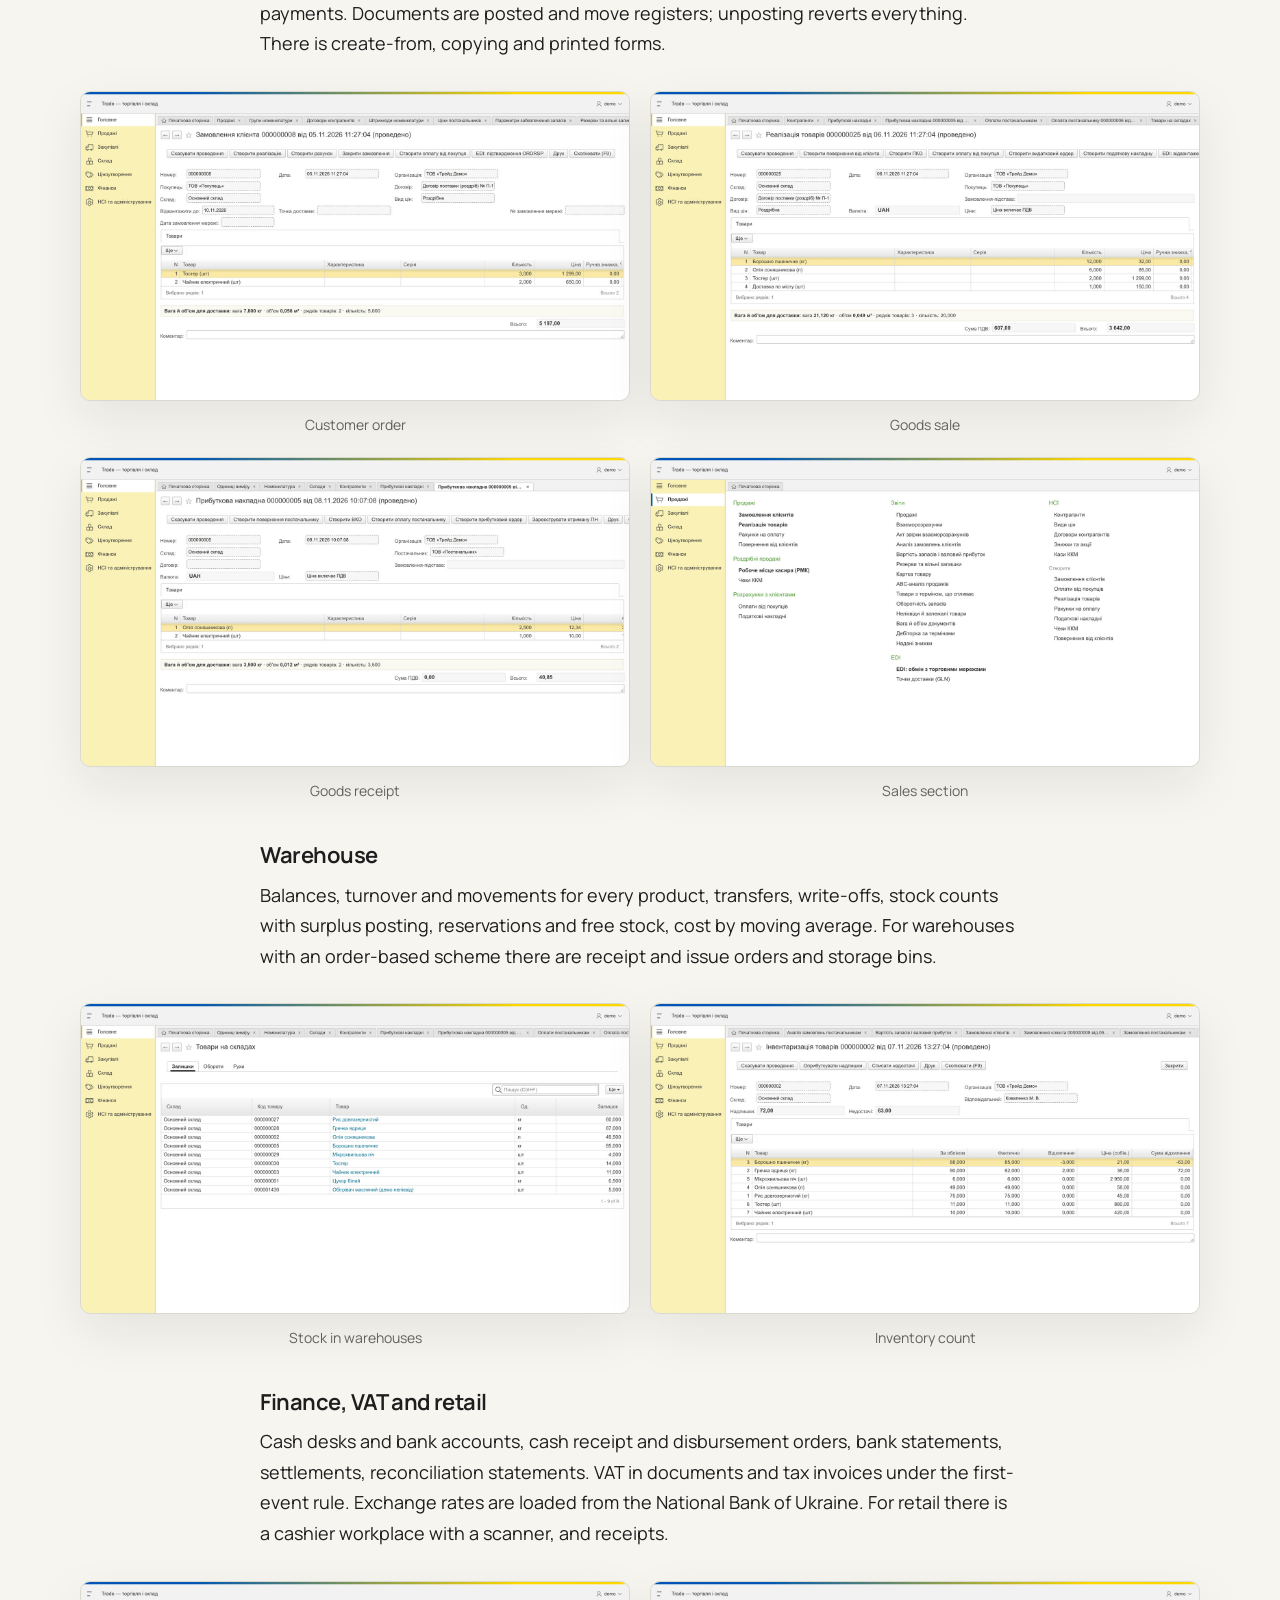
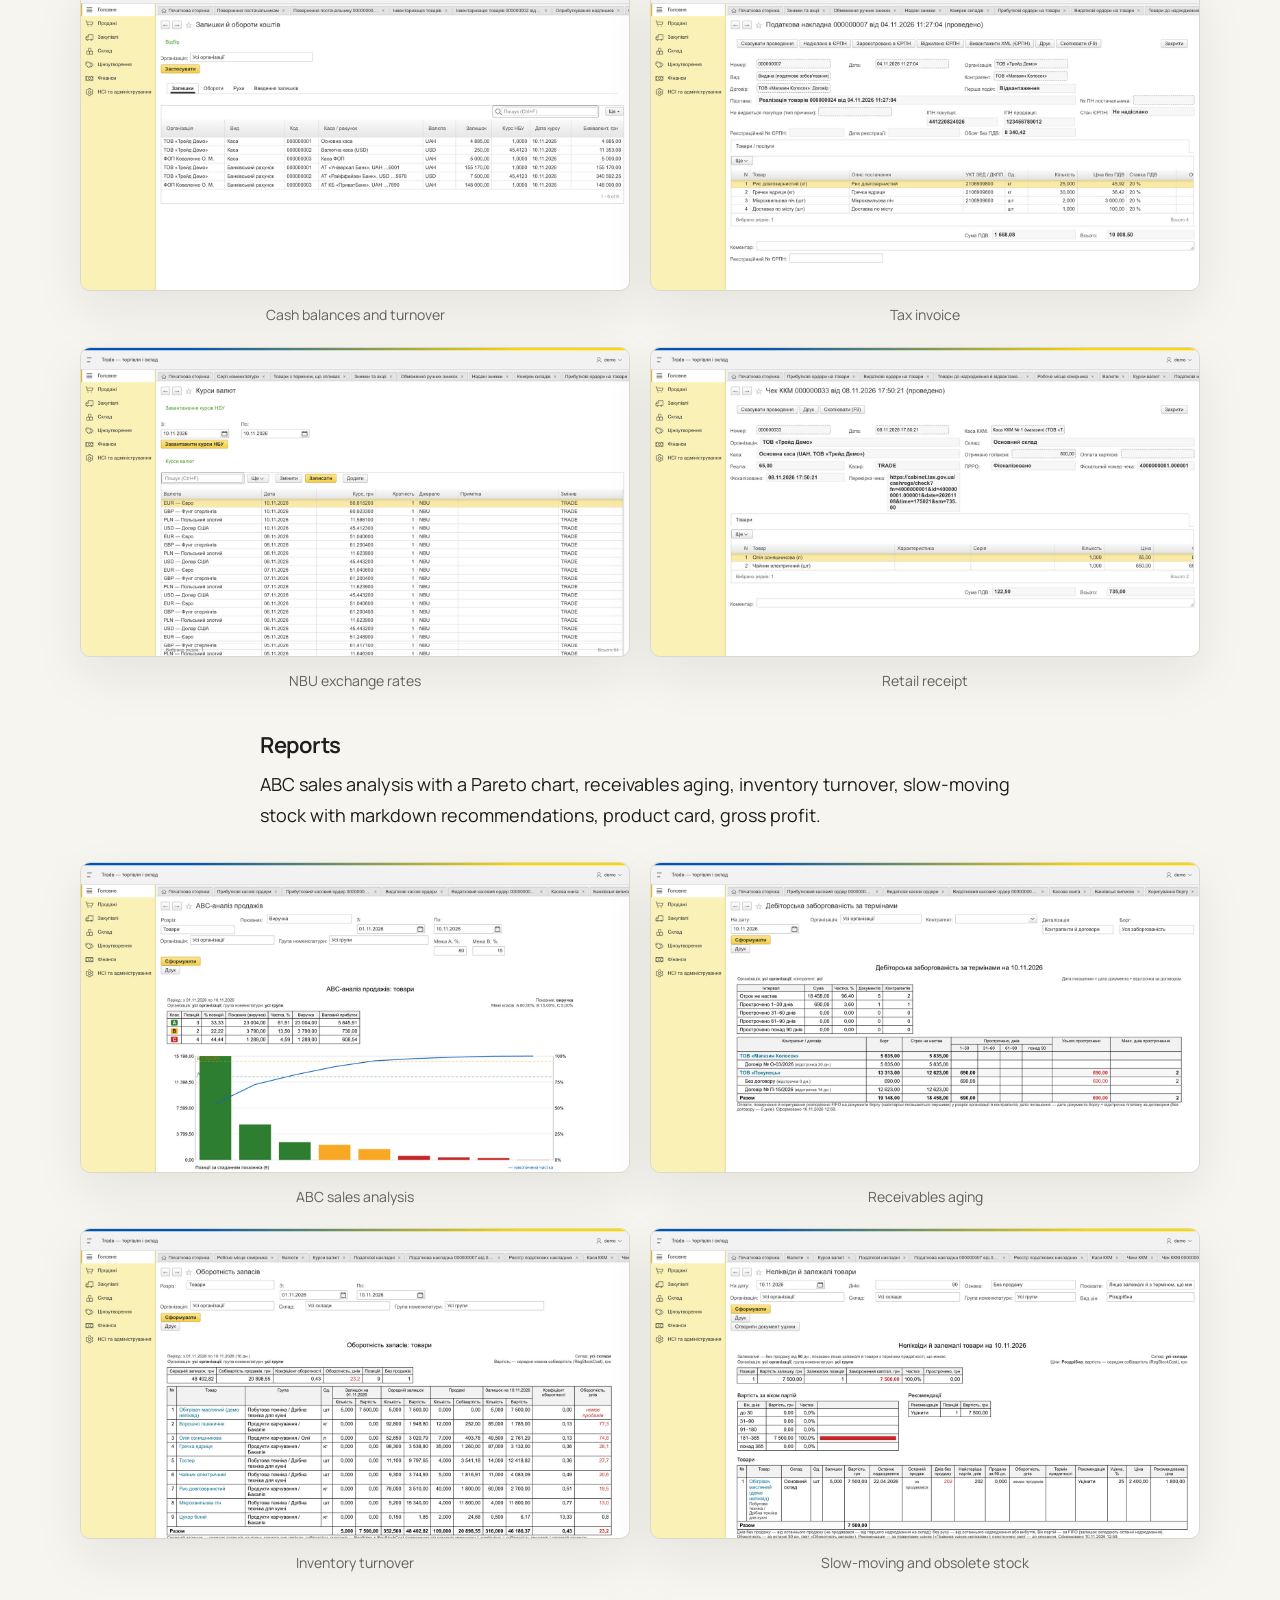
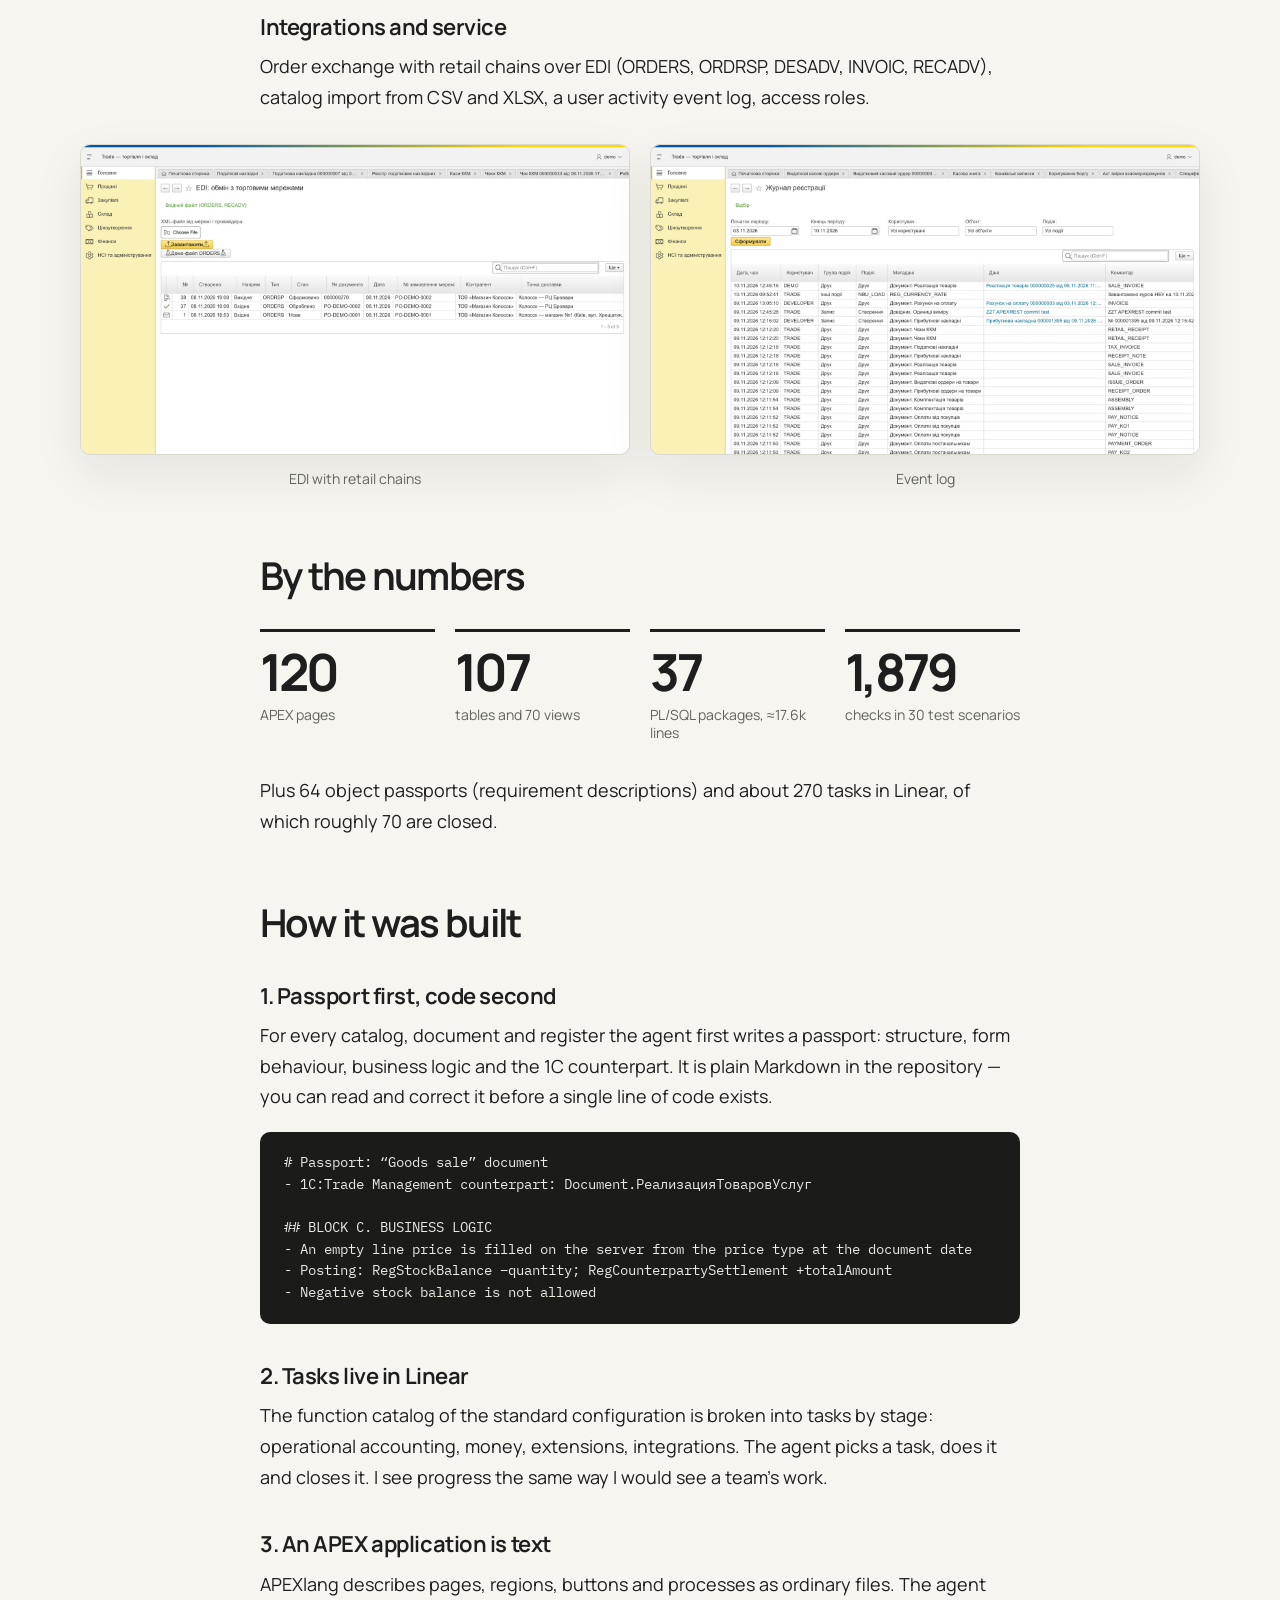
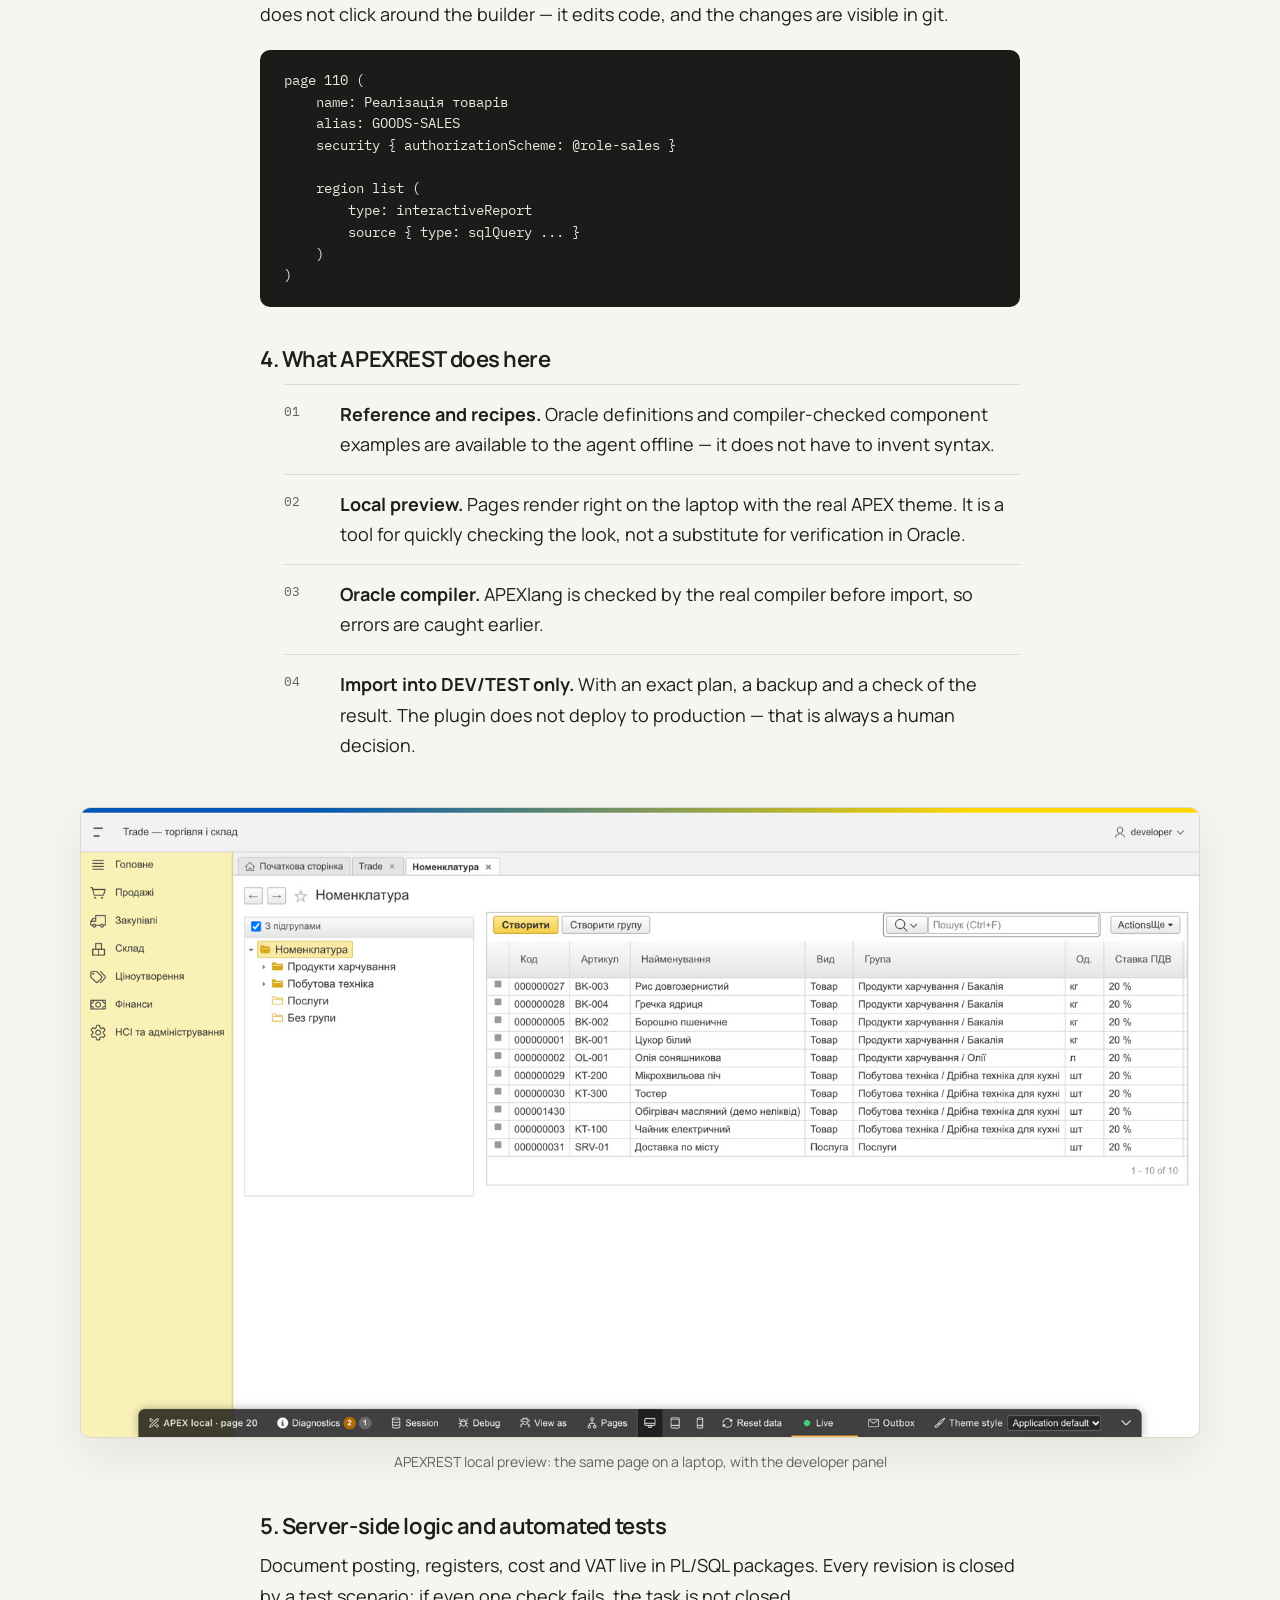
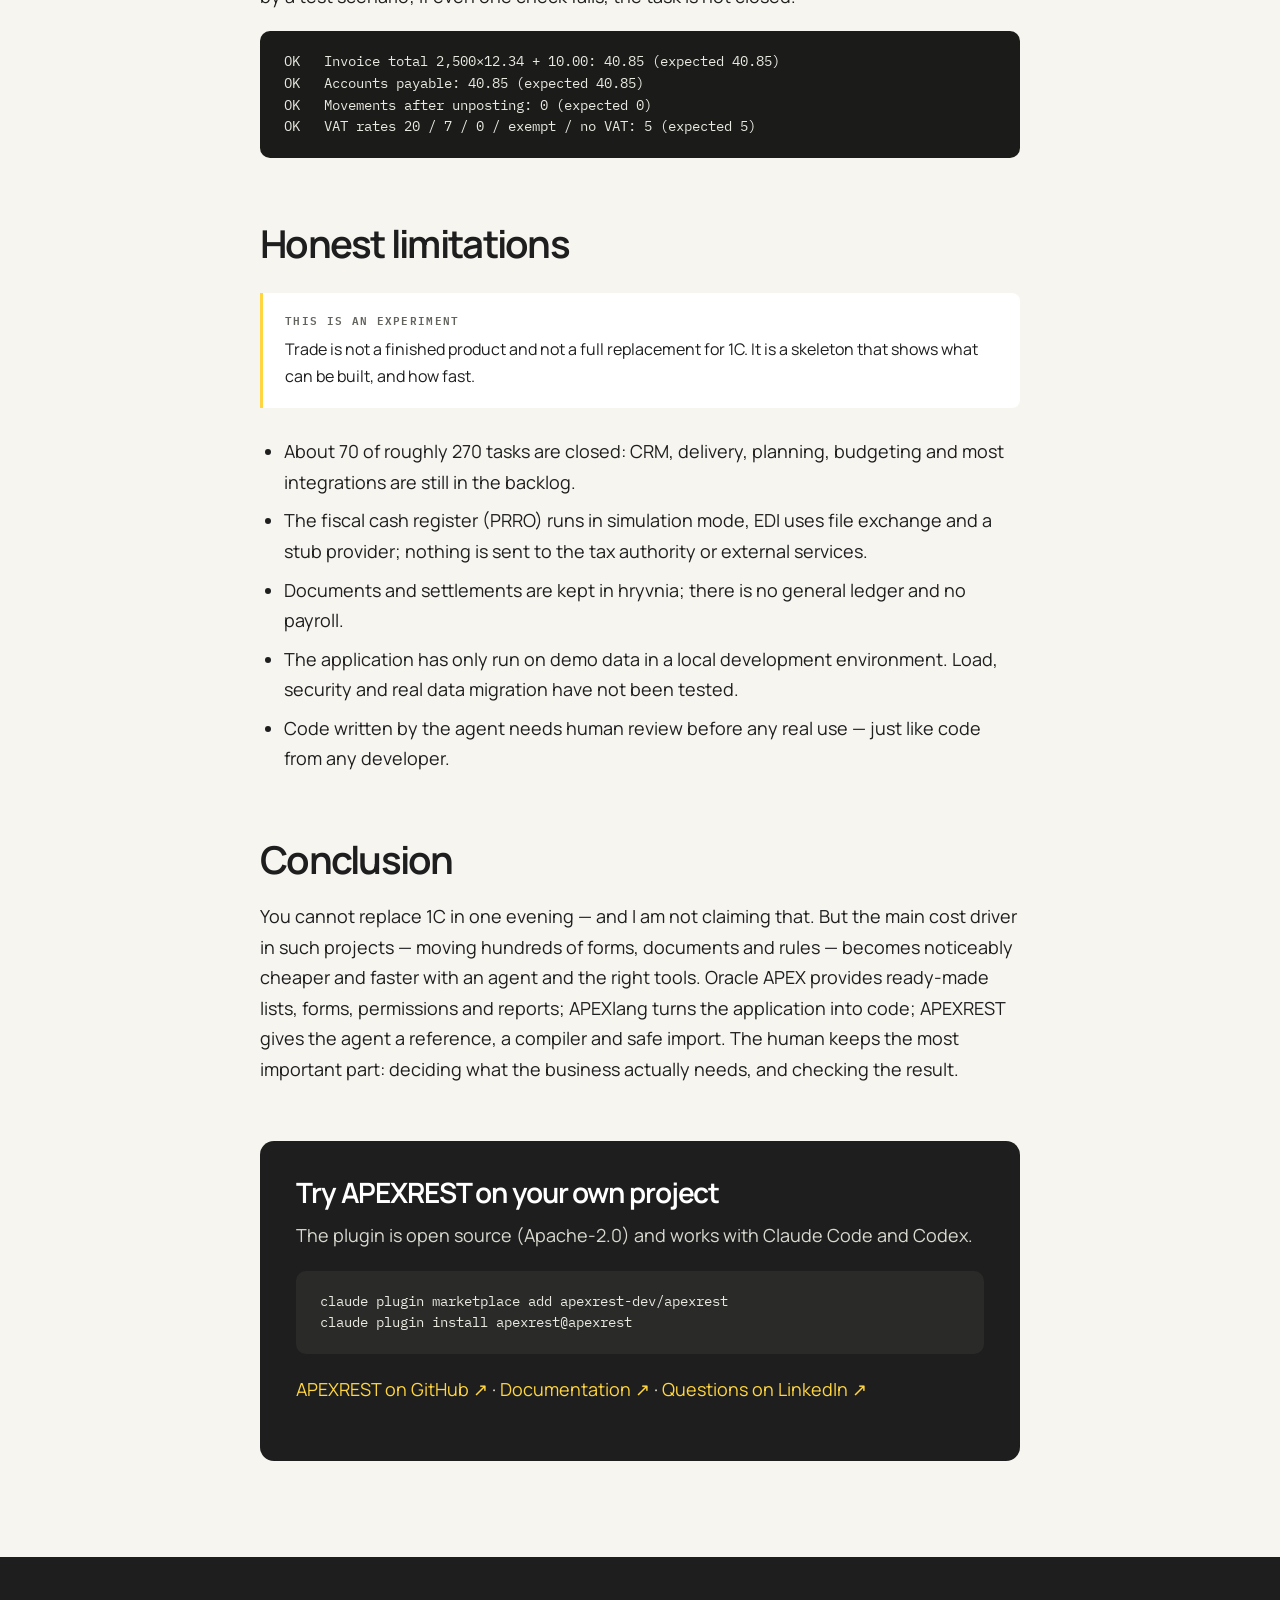
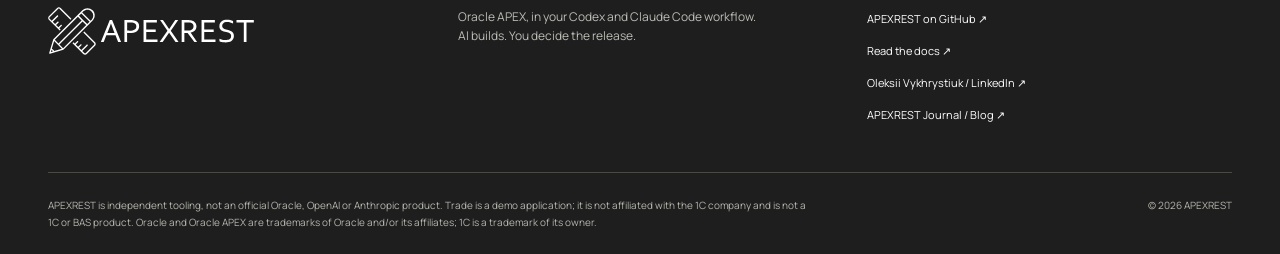
<file: blog/replacing-1c-with-oracle-apex/index.html>
<!doctype html>
<html lang="en">
<head>
  <meta charset="utf-8">
  <meta name="viewport" content="width=device-width, initial-scale=1">
  <title>Replacing 1C with Oracle APEX: a few-hour experiment — APEXREST</title>
  <meta name="description" content="To test the APEXREST plugin, I took Oracle APEX, Claude Code and Linear and tried to build a trade configuration modelled on 1C 8.3. 120 pages, 107 tables, 1,879 automated checks — screenshots, numbers and an honest list of limitations.">
  <meta name="robots" content="index, follow, max-image-preview:large">
  <meta name="theme-color" content="#F6F5F0">
  <link rel="canonical" href="https://apex.rest/blog/replacing-1c-with-oracle-apex/">
  <link rel="alternate" hreflang="en" href="https://apex.rest/blog/replacing-1c-with-oracle-apex/">
  <link rel="alternate" hreflang="uk" href="https://apex.rest/uk/blog/zamina-1c-na-oracle-apex/">
  <link rel="alternate" hreflang="x-default" href="https://apex.rest/blog/replacing-1c-with-oracle-apex/">
  <meta property="og:type" content="article">
  <meta property="og:url" content="https://apex.rest/blog/replacing-1c-with-oracle-apex/">
  <meta property="og:site_name" content="APEXREST">
  <meta property="og:locale" content="en_US">
  <meta property="og:locale:alternate" content="uk_UA">
  <meta property="og:title" content="Replacing 1C with Oracle APEX: a few-hour experiment">
  <meta property="og:description" content="Oracle APEX + Claude Code + the APEXREST plugin + Linear: a trade configuration modelled on 1C 8.3. Screenshots, numbers and limitations.">
  <meta property="og:image" content="https://apex.rest/assets/blog/trade-1c/home.jpg">
  <meta property="og:image:alt" content="Home page of the Trade application on Oracle APEX with a 1C-style interface">
  <meta name="twitter:card" content="summary_large_image">
  <meta name="twitter:title" content="Replacing 1C with Oracle APEX: a few-hour experiment">
  <meta name="twitter:description" content="Oracle APEX + Claude Code + the APEXREST plugin + Linear: a trade configuration modelled on 1C 8.3.">
  <meta name="twitter:image" content="https://apex.rest/assets/blog/trade-1c/home.jpg">
  <link rel="stylesheet" href="/assets/fonts/fonts.css">
  <link rel="icon" type="image/svg+xml" href="/assets/brand/favicon.svg">
  <link rel="stylesheet" href="/assets/css/site.css">
  <link rel="stylesheet" href="/assets/css/article.css">
  <script type="application/ld+json">{"@context":"https://schema.org","@type":"Article","headline":"Replacing 1C with Oracle APEX: a few-hour experiment","inLanguage":"en","datePublished":"2026-11-10","author":{"@type":"Person","name":"Oleksii Vykhrystiuk","url":"https://www.linkedin.com/in/avhrst/"},"publisher":{"@type":"Organization","name":"APEXREST","url":"https://apex.rest/"},"image":"https://apex.rest/assets/blog/trade-1c/home.jpg","mainEntityOfPage":"https://apex.rest/blog/replacing-1c-with-oracle-apex/"}</script>
</head>
<body>
  <a class="skip-link" href="#main">Skip to main content</a>
  <header class="site-header" id="site-header">
    <div class="shell header-inner">
      <a class="brand" href="/" aria-label="APEXREST home"><img class="brand-logo" src="/assets/brand/apexrest-logo.svg" alt="APEXREST" width="216" height="50"></a>
      <nav class="site-nav" id="site-nav" aria-label="Main navigation">
        <a href="/#work">Capabilities</a><a href="/#new">What’s new</a><a href="/#trace">How it works</a><a href="/#proof">Documentation</a>
        <a href="https://blog.apex.rest/" target="_blank" rel="noopener noreferrer">Blog <span aria-hidden="true">↗</span></a>
        <a href="/#install" class="nav-cta">Install the plugin <span aria-hidden="true">↗</span></a>
      </nav>
      <nav class="language-switch" aria-label="Language">
        <a href="/blog/replacing-1c-with-oracle-apex/" lang="en" hreflang="en" aria-label="EN — English" aria-current="page">EN</a>
        <a href="/uk/blog/zamina-1c-na-oracle-apex/" lang="uk" hreflang="uk" aria-label="UA — Українська">UA</a>
      </nav>
      <button class="menu-toggle" id="menu-toggle" type="button" aria-expanded="false" aria-controls="site-nav" aria-label="Open navigation"><span></span><span></span></button>
    </div>
  </header>

  <main id="main">
    <section class="article-hero">
      <div class="shell">
        <p class="eyebrow">Experiment · Oracle APEX + APEXREST</p>
        <h1>Replacing 1C with Oracle APEX: <em>a few-hour experiment</em></h1>
        <p class="article-lede">To see how the APEXREST plugin copes with a large task, I took Oracle APEX, Claude Code, Linear as the task manager, and the standard 1C 8.3 trade configuration as the reference. Then I asked the agent to build an equivalent. Here is the result — with screenshots, numbers and an honest list of what is not there yet.</p>
        <p class="article-meta">Oleksii Vykhrystiuk · 10 November 2026 · 8 min read</p>
        <figure class="article-cover"><img src="/assets/blog/trade-1c/home.jpg" alt="Home page of the Trade application: sections on the left, documents, reports and current tasks" width="1600" height="900"></figure>
      </div>
    </section>

    <article class="article">
      <div class="shell">
        <div class="article-body">

          <h2>Why do this at all</h2>
          <p>APEXREST is a plugin for Claude Code and Codex that lets an agent work with Oracle APEX as code: write the application in APEXlang, check it with Oracle’s real compiler and import it into a development environment. It works well on small examples. I wanted to test it on something that looks like a real accounting system.</p>
          <p>In Ukraine, for many companies that system is 1C (BAS). “What do we replace it with?” comes up every day, and the answer usually runs into the cost and time of moving the business logic. So the test task picked itself: <strong>can an agent with the plugin build, in reasonable time, the skeleton of a trade configuration on Oracle APEX</strong> — with catalogs, documents, posting, registers and reports?</p>

          <h2>What I used</h2>
          <ul>
            <li><strong>Oracle APEX 26.2</strong> on Oracle AI Database 26ai Free — locally, in Docker.</li>
            <li><strong>Claude Code</strong> with the <strong>APEXREST</strong> plugin — the agent that writes the code.</li>
            <li><strong>Linear</strong> — the task manager: function catalog and statuses.</li>
            <li><strong>The standard 1C 8.3 “Trade Management” configuration</strong> — as the reference for functions, terminology and the familiar “Taxi” interface.</li>
          </ul>
          <p>My part was a few hours: describe what is needed, answer the agent’s questions, look at the result and say “next”. The agent wrote the pages, tables, packages and tests.</p>

          <h2>What came out</h2>
          <p>The application is called Trade. It deliberately looks familiar: a section panel on the left, open forms in tabs, yellow command buttons, document lists with posting icons. The interface is in Ukrainian, as it would be for its users.</p>

          <h3>Catalogs</h3>
          <p>Products are a hierarchical catalog: a group tree on the left, a list on the right. The product card holds the SKU, unit of measure, VAT rate, customs classification code, weight and dimensions, characteristics, and batches with expiry dates. Counterparties come with their company registration code, IBAN (with checksum validation) and contracts.</p>
          <div class="article-grid">
            <figure><img src="/assets/blog/trade-1c/products.jpg" alt="Products catalog with a group tree" loading="lazy" width="1600" height="900"><figcaption>Products: group tree and list</figcaption></figure>
            <figure><img src="/assets/blog/trade-1c/products-item.jpg" alt="Product card in a modal dialog" loading="lazy" width="1600" height="900"><figcaption>Product card</figcaption></figure>
          </div>

          <h3>Sales and purchasing</h3>
          <p>A customer order reserves stock. A sale is created from it: the price comes from the price type, discounts are calculated automatically, and the system will not let you sell more than is in the warehouse. On the purchasing side there are supplier orders, goods receipts and payments. Documents are posted and move registers; unposting reverts everything. There is create-from, copying and printed forms.</p>
          <div class="article-grid">
            <figure><img src="/assets/blog/trade-1c/customer-order.jpg" alt="Customer order document" loading="lazy" width="1600" height="900"><figcaption>Customer order</figcaption></figure>
            <figure><img src="/assets/blog/trade-1c/goods-sale.jpg" alt="Goods sale document with line items" loading="lazy" width="1600" height="900"><figcaption>Goods sale</figcaption></figure>
            <figure><img src="/assets/blog/trade-1c/goods-receipt.jpg" alt="Goods receipt document" loading="lazy" width="1600" height="900"><figcaption>Goods receipt</figcaption></figure>
            <figure><img src="/assets/blog/trade-1c/section-1.jpg" alt="Sales section: documents, reports and quick create" loading="lazy" width="1600" height="900"><figcaption>Sales section</figcaption></figure>
          </div>

          <h3>Warehouse</h3>
          <p>Balances, turnover and movements for every product, transfers, write-offs, stock counts with surplus posting, reservations and free stock, cost by moving average. For warehouses with an order-based scheme there are receipt and issue orders and storage bins.</p>
          <div class="article-grid">
            <figure><img src="/assets/blog/trade-1c/stock-balance.jpg" alt="Stock in warehouses report" loading="lazy" width="1600" height="900"><figcaption>Stock in warehouses</figcaption></figure>
            <figure><img src="/assets/blog/trade-1c/inventory-count.jpg" alt="Inventory count document" loading="lazy" width="1600" height="900"><figcaption>Inventory count</figcaption></figure>
          </div>

          <h3>Finance, VAT and retail</h3>
          <p>Cash desks and bank accounts, cash receipt and disbursement orders, bank statements, settlements, reconciliation statements. VAT in documents and tax invoices under the first-event rule. Exchange rates are loaded from the National Bank of Ukraine. For retail there is a cashier workplace with a scanner, and receipts.</p>
          <div class="article-grid">
            <figure><img src="/assets/blog/trade-1c/cash-balance.jpg" alt="Cash register: balances and turnover" loading="lazy" width="1600" height="900"><figcaption>Cash balances and turnover</figcaption></figure>
            <figure><img src="/assets/blog/trade-1c/tax-invoice.jpg" alt="Tax invoice document" loading="lazy" width="1600" height="900"><figcaption>Tax invoice</figcaption></figure>
            <figure><img src="/assets/blog/trade-1c/currency-rates.jpg" alt="Exchange rates loaded from the National Bank of Ukraine" loading="lazy" width="1600" height="900"><figcaption>NBU exchange rates</figcaption></figure>
            <figure><img src="/assets/blog/trade-1c/retail-receipt.jpg" alt="Retail receipt document" loading="lazy" width="1600" height="900"><figcaption>Retail receipt</figcaption></figure>
          </div>

          <h3>Reports</h3>
          <p>ABC sales analysis with a Pareto chart, receivables aging, inventory turnover, slow-moving stock with markdown recommendations, product card, gross profit.</p>
          <div class="article-grid">
            <figure><img src="/assets/blog/trade-1c/abc-analysis.jpg" alt="ABC sales analysis report" loading="lazy" width="1600" height="900"><figcaption>ABC sales analysis</figcaption></figure>
            <figure><img src="/assets/blog/trade-1c/receivables-aging.jpg" alt="Receivables aging report" loading="lazy" width="1600" height="900"><figcaption>Receivables aging</figcaption></figure>
            <figure><img src="/assets/blog/trade-1c/inventory-turnover.jpg" alt="Inventory turnover report" loading="lazy" width="1600" height="900"><figcaption>Inventory turnover</figcaption></figure>
            <figure><img src="/assets/blog/trade-1c/slow-moving-stock.jpg" alt="Slow-moving and obsolete stock report" loading="lazy" width="1600" height="900"><figcaption>Slow-moving and obsolete stock</figcaption></figure>
          </div>

          <h3>Integrations and service</h3>
          <p>Order exchange with retail chains over EDI (ORDERS, ORDRSP, DESADV, INVOIC, RECADV), catalog import from CSV and XLSX, a user activity event log, access roles.</p>
          <div class="article-grid">
            <figure><img src="/assets/blog/trade-1c/edi-exchange.jpg" alt="EDI exchange page for retail chains" loading="lazy" width="1600" height="900"><figcaption>EDI with retail chains</figcaption></figure>
            <figure><img src="/assets/blog/trade-1c/event-log.jpg" alt="Event log" loading="lazy" width="1600" height="900"><figcaption>Event log</figcaption></figure>
          </div>

          <h2>By the numbers</h2>
          <div class="article-stats">
            <div><b>120</b><span>APEX pages</span></div>
            <div><b>107</b><span>tables and 70 views</span></div>
            <div><b>37</b><span>PL/SQL packages, ≈17.6k lines</span></div>
            <div><b>1,879</b><span>checks in 30 test scenarios</span></div>
          </div>
          <p>Plus 64 object passports (requirement descriptions) and about 270 tasks in Linear, of which roughly 70 are closed.</p>

          <h2>How it was built</h2>

          <h3>1. Passport first, code second</h3>
          <p>For every catalog, document and register the agent first writes a passport: structure, form behaviour, business logic and the 1C counterpart. It is plain Markdown in the repository — you can read and correct it before a single line of code exists.</p>
<pre><code># Passport: “Goods sale” document
- 1C:Trade Management counterpart: Document.РеализацияТоваровУслуг

## BLOCK C. BUSINESS LOGIC
- An empty line price is filled on the server from the price type at the document date
- Posting: RegStockBalance −quantity; RegCounterpartySettlement +totalAmount
- Negative stock balance is not allowed</code></pre>

          <h3>2. Tasks live in Linear</h3>
          <p>The function catalog of the standard configuration is broken into tasks by stage: operational accounting, money, extensions, integrations. The agent picks a task, does it and closes it. I see progress the same way I would see a team’s work.</p>

          <h3>3. An APEX application is text</h3>
          <p>APEXlang describes pages, regions, buttons and processes as ordinary files. The agent does not click around the builder — it edits code, and the changes are visible in git.</p>
<pre><code>page 110 (
    name: Реалізація товарів
    alias: GOODS-SALES
    security { authorizationScheme: @role-sales }

    region list (
        type: interactiveReport
        source { type: sqlQuery ... }
    )
)</code></pre>

          <h3>4. What APEXREST does here</h3>
          <ol class="article-steps">
            <li><strong>Reference and recipes.</strong> Oracle definitions and compiler-checked component examples are available to the agent offline — it does not have to invent syntax.</li>
            <li><strong>Local preview.</strong> Pages render right on the laptop with the real APEX theme. It is a tool for quickly checking the look, not a substitute for verification in Oracle.</li>
            <li><strong>Oracle compiler.</strong> APEXlang is checked by the real compiler before import, so errors are caught earlier.</li>
            <li><strong>Import into DEV/TEST only.</strong> With an exact plan, a backup and a check of the result. The plugin does not deploy to production — that is always a human decision.</li>
          </ol>
          <figure class="wide"><img src="/assets/blog/trade-1c/preview-products.jpg" alt="APEXREST local preview: the Products catalog with the developer panel at the bottom" loading="lazy" width="1600" height="900"><figcaption>APEXREST local preview: the same page on a laptop, with the developer panel</figcaption></figure>

          <h3>5. Server-side logic and automated tests</h3>
          <p>Document posting, registers, cost and VAT live in PL/SQL packages. Every revision is closed by a test scenario; if even one check fails, the task is not closed.</p>
<pre><code>OK   Invoice total 2,500×12.34 + 10.00: 40.85 (expected 40.85)
OK   Accounts payable: 40.85 (expected 40.85)
OK   Movements after unposting: 0 (expected 0)
OK   VAT rates 20 / 7 / 0 / exempt / no VAT: 5 (expected 5)</code></pre>

          <h2>Honest limitations</h2>
          <div class="article-note"><strong>This is an experiment</strong>Trade is not a finished product and not a full replacement for 1C. It is a skeleton that shows what can be built, and how fast.</div>
          <ul>
            <li>About 70 of roughly 270 tasks are closed: CRM, delivery, planning, budgeting and most integrations are still in the backlog.</li>
            <li>The fiscal cash register (PRRO) runs in simulation mode, EDI uses file exchange and a stub provider; nothing is sent to the tax authority or external services.</li>
            <li>Documents and settlements are kept in hryvnia; there is no general ledger and no payroll.</li>
            <li>The application has only run on demo data in a local development environment. Load, security and real data migration have not been tested.</li>
            <li>Code written by the agent needs human review before any real use — just like code from any developer.</li>
          </ul>

          <h2>Conclusion</h2>
          <p>You cannot replace 1C in one evening — and I am not claiming that. But the main cost driver in such projects — moving hundreds of forms, documents and rules — becomes noticeably cheaper and faster with an agent and the right tools. Oracle APEX provides ready-made lists, forms, permissions and reports; APEXlang turns the application into code; APEXREST gives the agent a reference, a compiler and safe import. The human keeps the most important part: deciding what the business actually needs, and checking the result.</p>

          <div class="article-cta">
            <h2>Try APEXREST on your own project</h2>
            <p>The plugin is open source (Apache-2.0) and works with Claude Code and Codex.</p>
<pre><code>claude plugin marketplace add apexrest-dev/apexrest
claude plugin install apexrest@apexrest</code></pre>
            <p><a href="https://github.com/apexrest-dev/apexrest" target="_blank" rel="noopener noreferrer">APEXREST on GitHub ↗</a> · <a href="https://apexrest-dev.github.io/apexrest/docs/" target="_blank" rel="noopener noreferrer">Documentation ↗</a> · <a href="https://www.linkedin.com/in/avhrst/" target="_blank" rel="noopener noreferrer">Questions on LinkedIn ↗</a></p>
          </div>

        </div>
      </div>
    </article>
  </main>

  <footer class="site-footer">
    <div class="shell footer-top">
      <a class="brand footer-brand" href="/" aria-label="APEXREST home"><img class="brand-logo" src="/assets/brand/apexrest-logo-light.svg" alt="APEXREST" width="216" height="50"></a>
      <p>Oracle APEX, in your Codex and Claude Code workflow.<br>AI builds. You decide the release.</p>
      <div class="footer-links"><a href="https://github.com/apexrest-dev/apexrest" target="_blank" rel="noopener noreferrer">APEXREST on GitHub ↗</a><a href="https://apexrest-dev.github.io/apexrest/docs/" target="_blank" rel="noopener noreferrer">Read the docs ↗</a><a href="https://www.linkedin.com/in/avhrst/" target="_blank" rel="noopener noreferrer">Oleksii Vykhrystiuk / LinkedIn ↗</a><a href="https://blog.apex.rest/" target="_blank" rel="noopener noreferrer">APEXREST Journal / Blog ↗</a></div>
    </div>
    <div class="shell footer-bottom">
      <p>APEXREST is independent tooling, not an official Oracle, OpenAI or Anthropic product. Trade is a demo application; it is not affiliated with the 1C company and is not a 1C or BAS product. Oracle and Oracle APEX are trademarks of Oracle and/or its affiliates; 1C is a trademark of its owner.</p>
      <p>© <span id="current-year">2026</span> APEXREST</p>
    </div>
  </footer>
  <script src="/assets/js/site.js" defer></script>
</body>
</html>
</file>
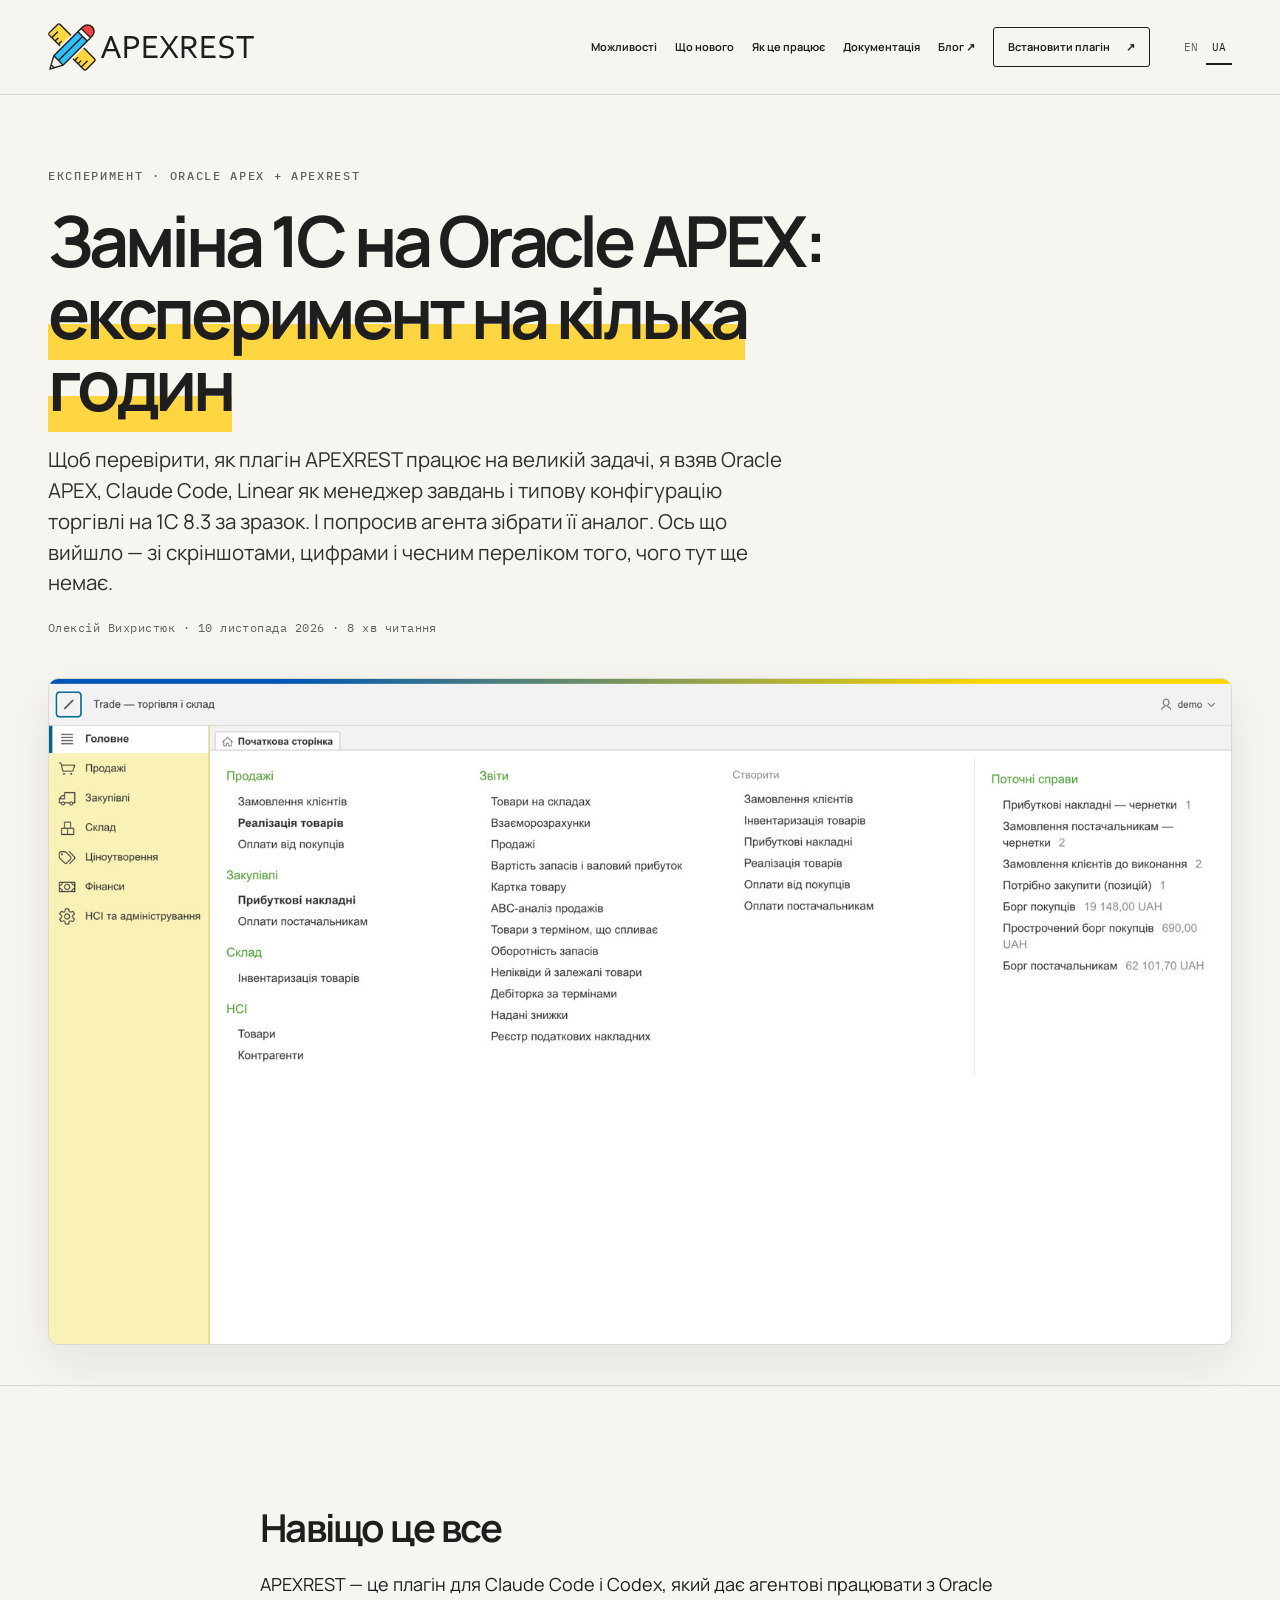
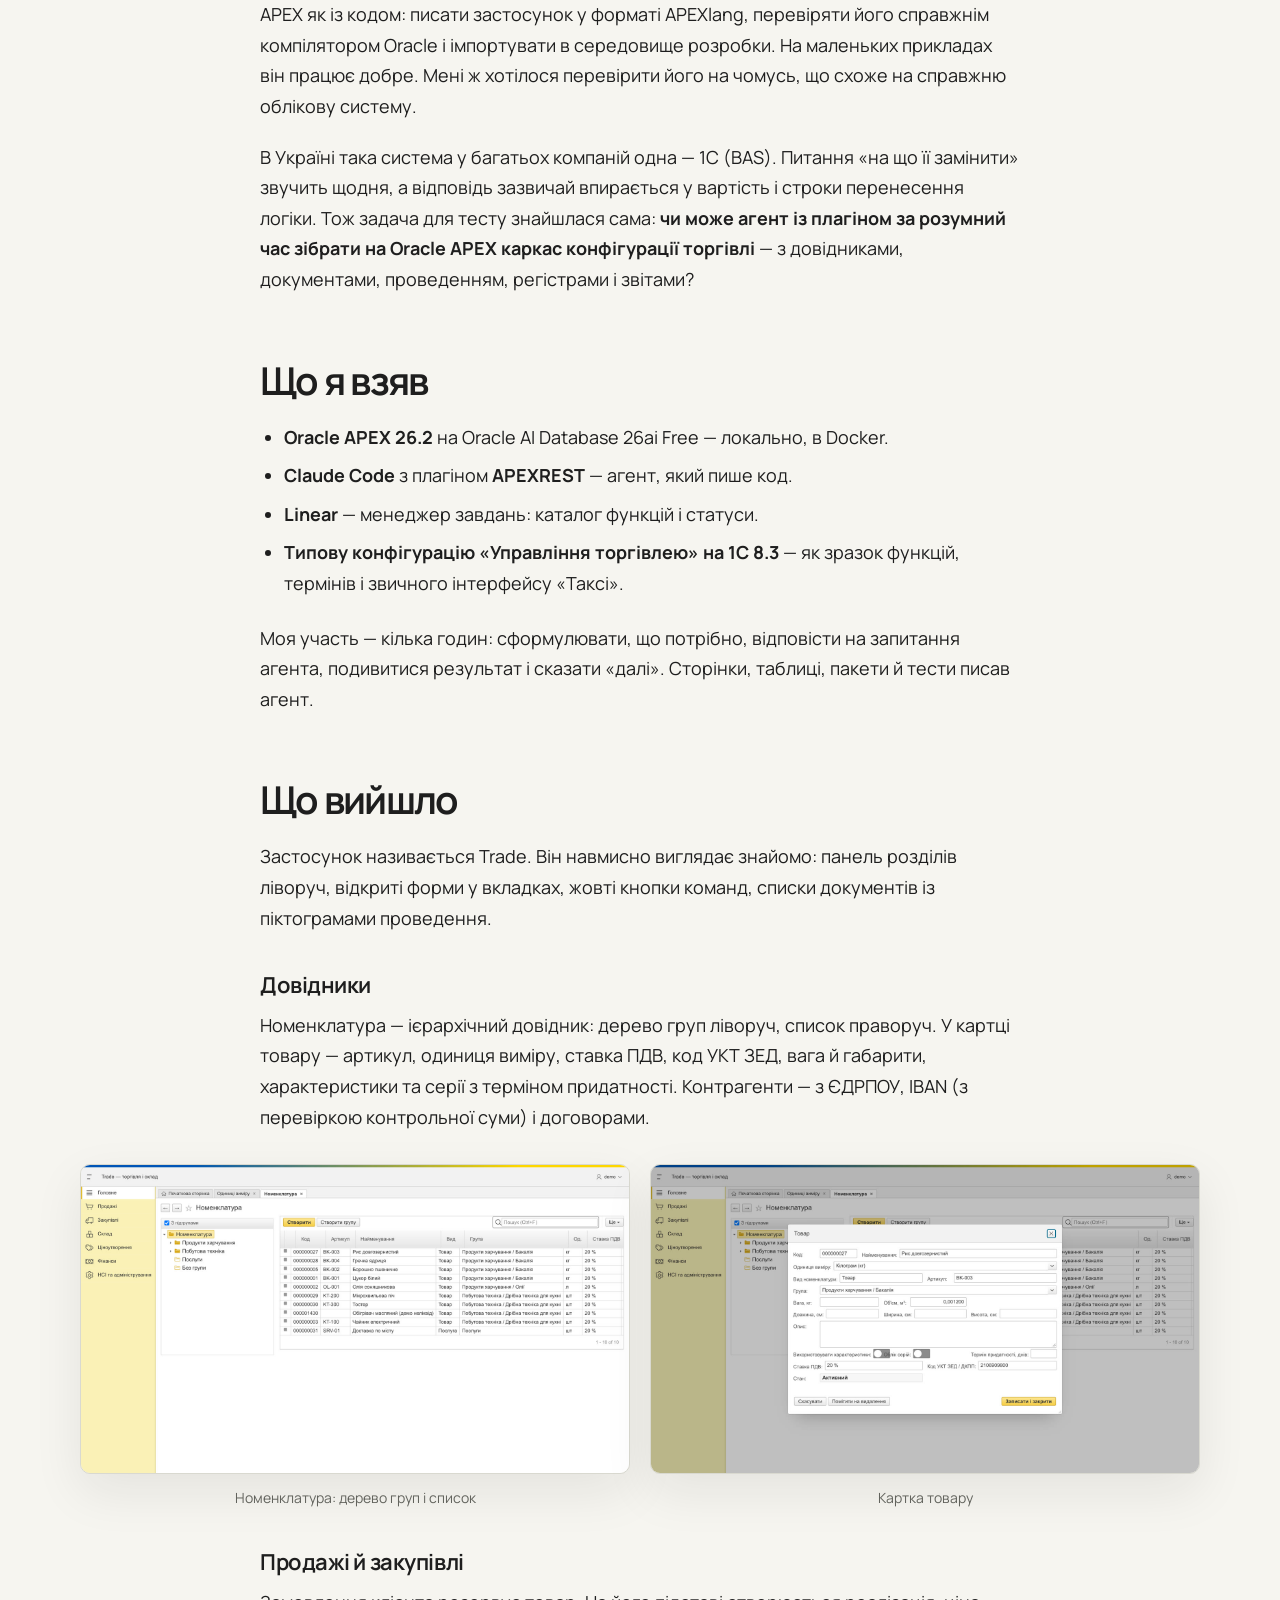
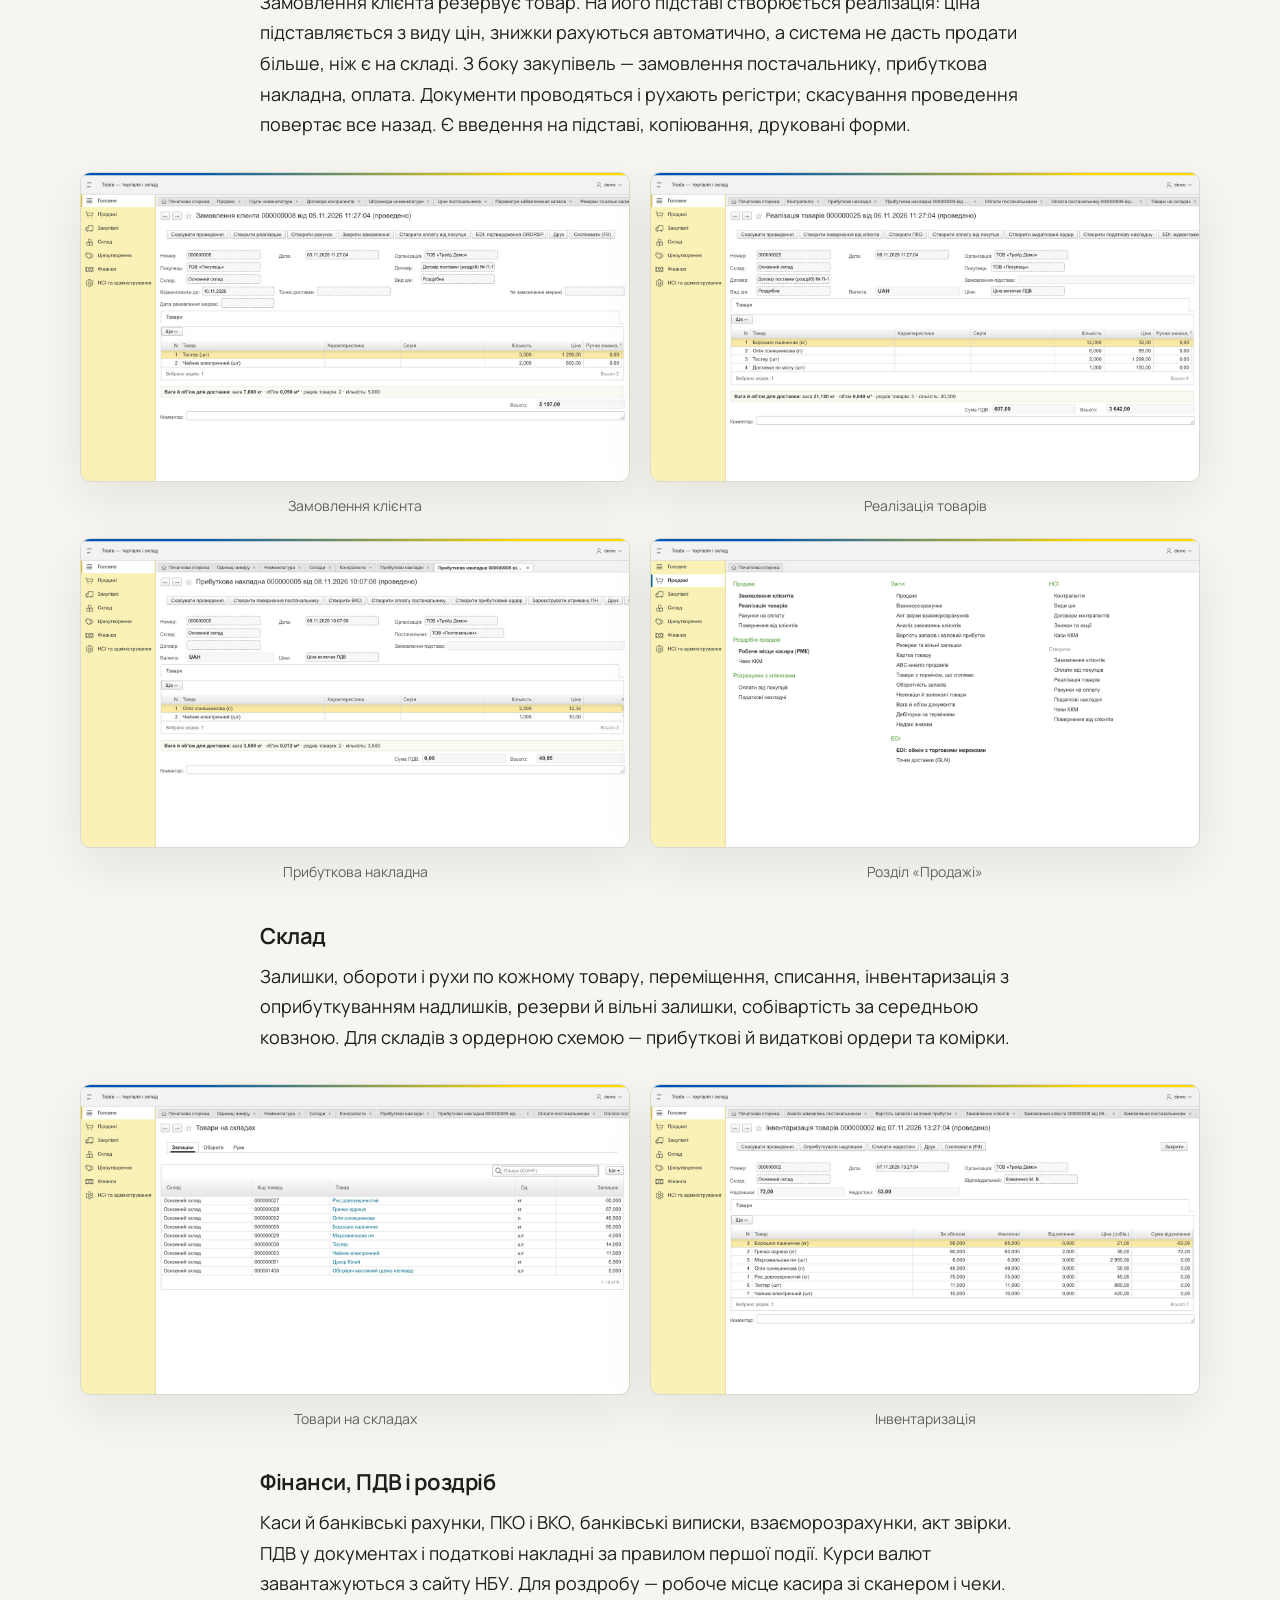
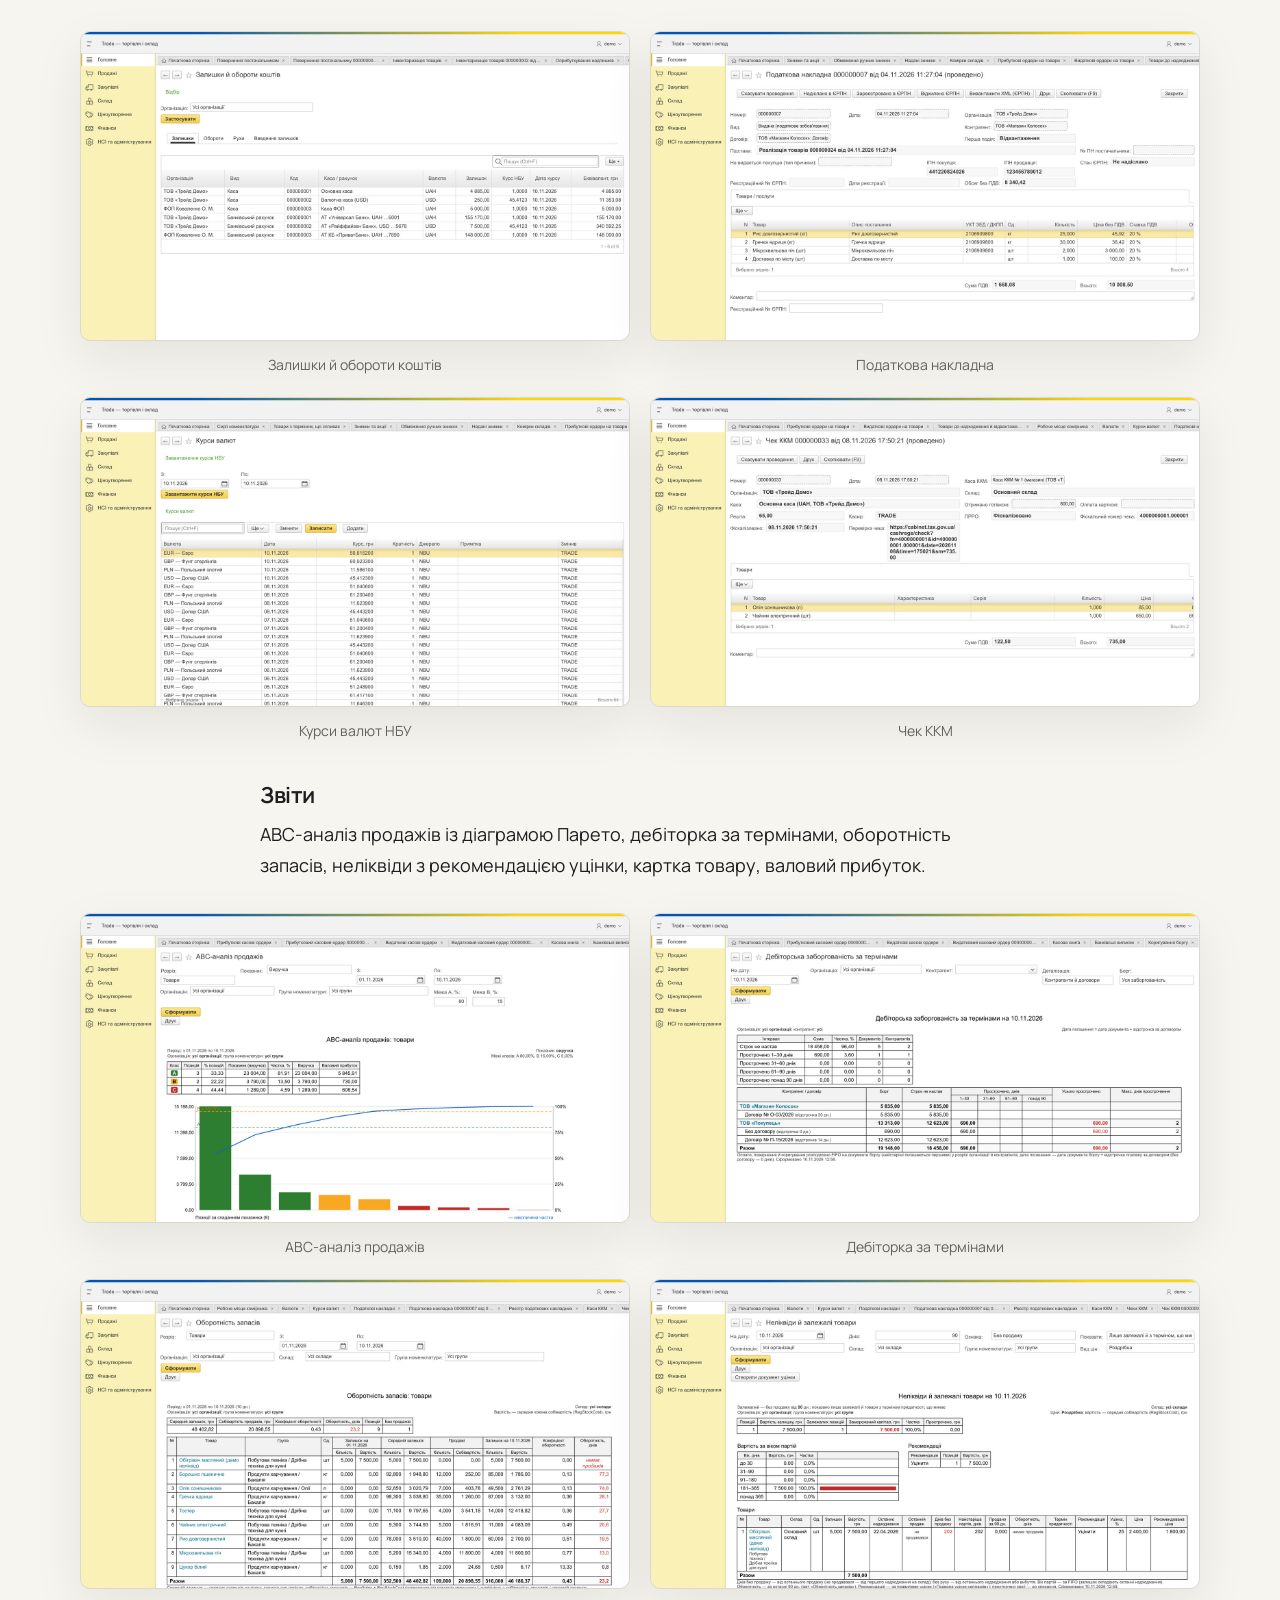
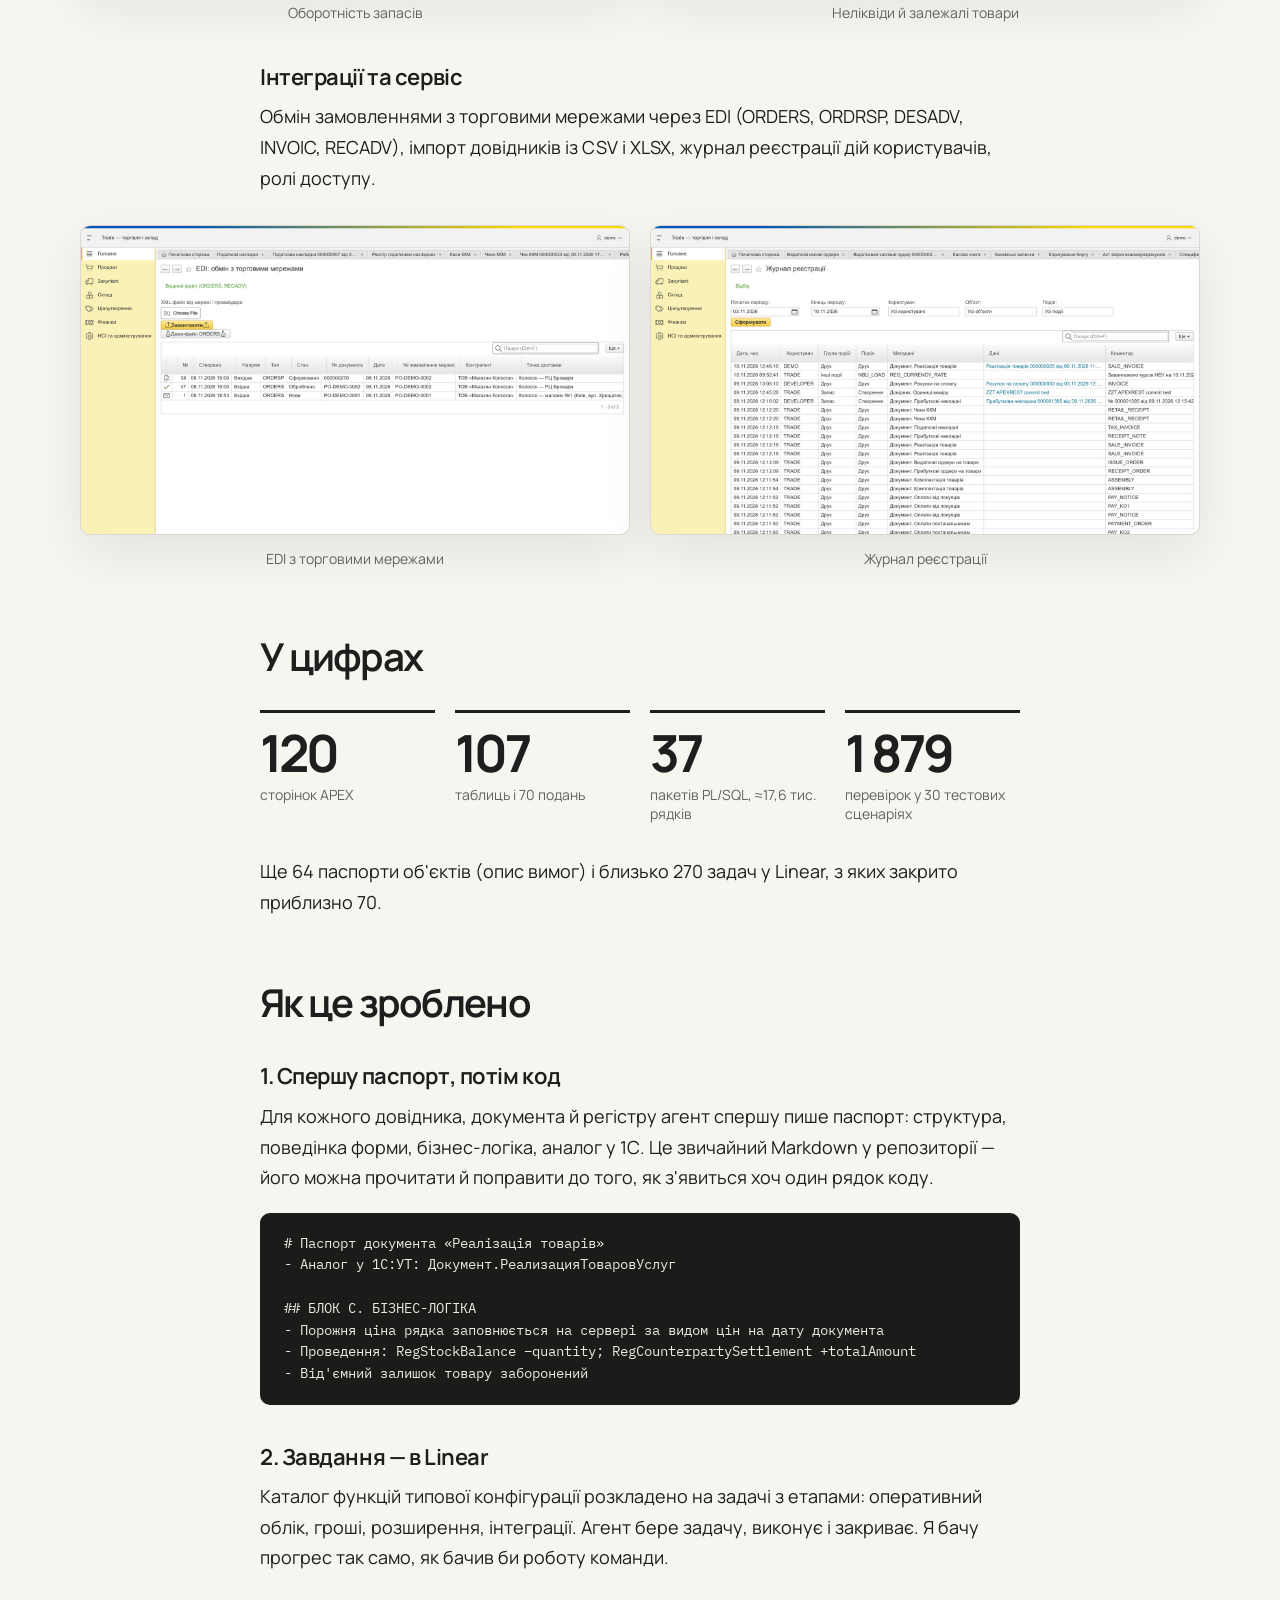
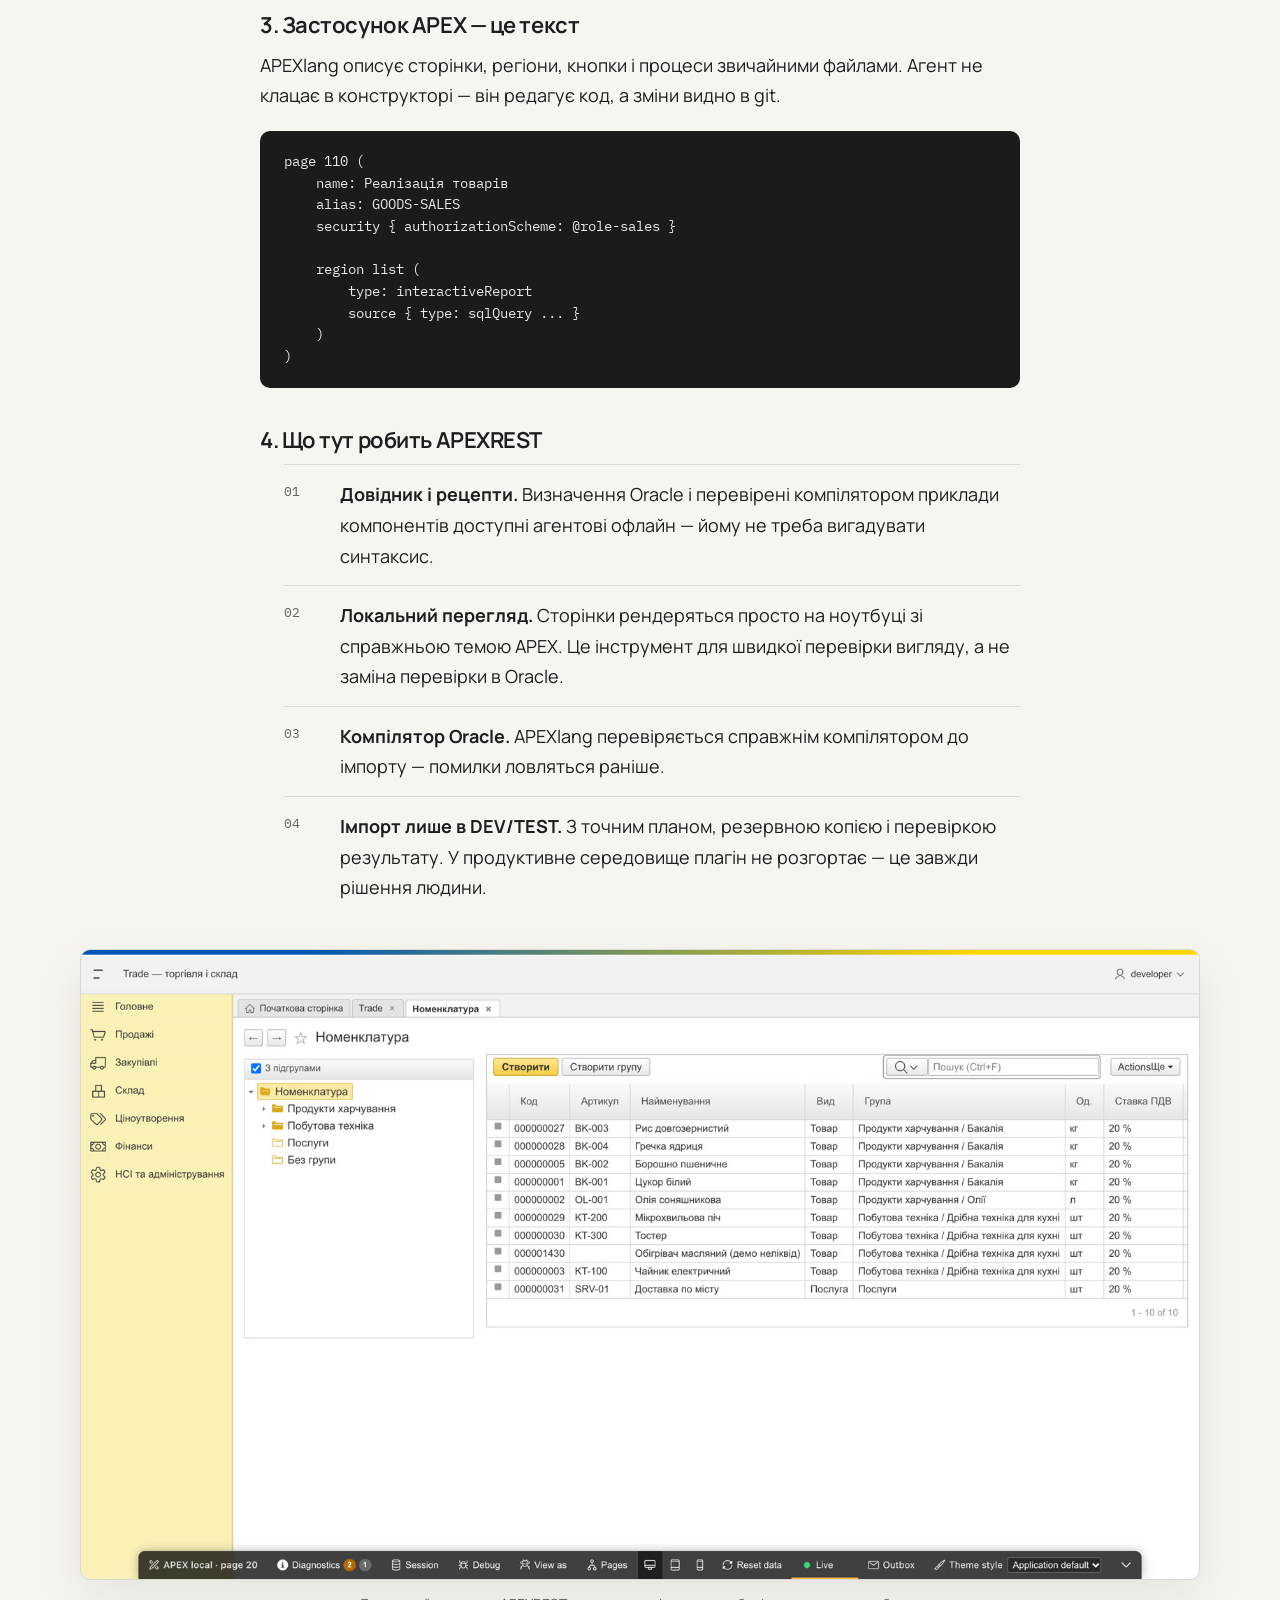
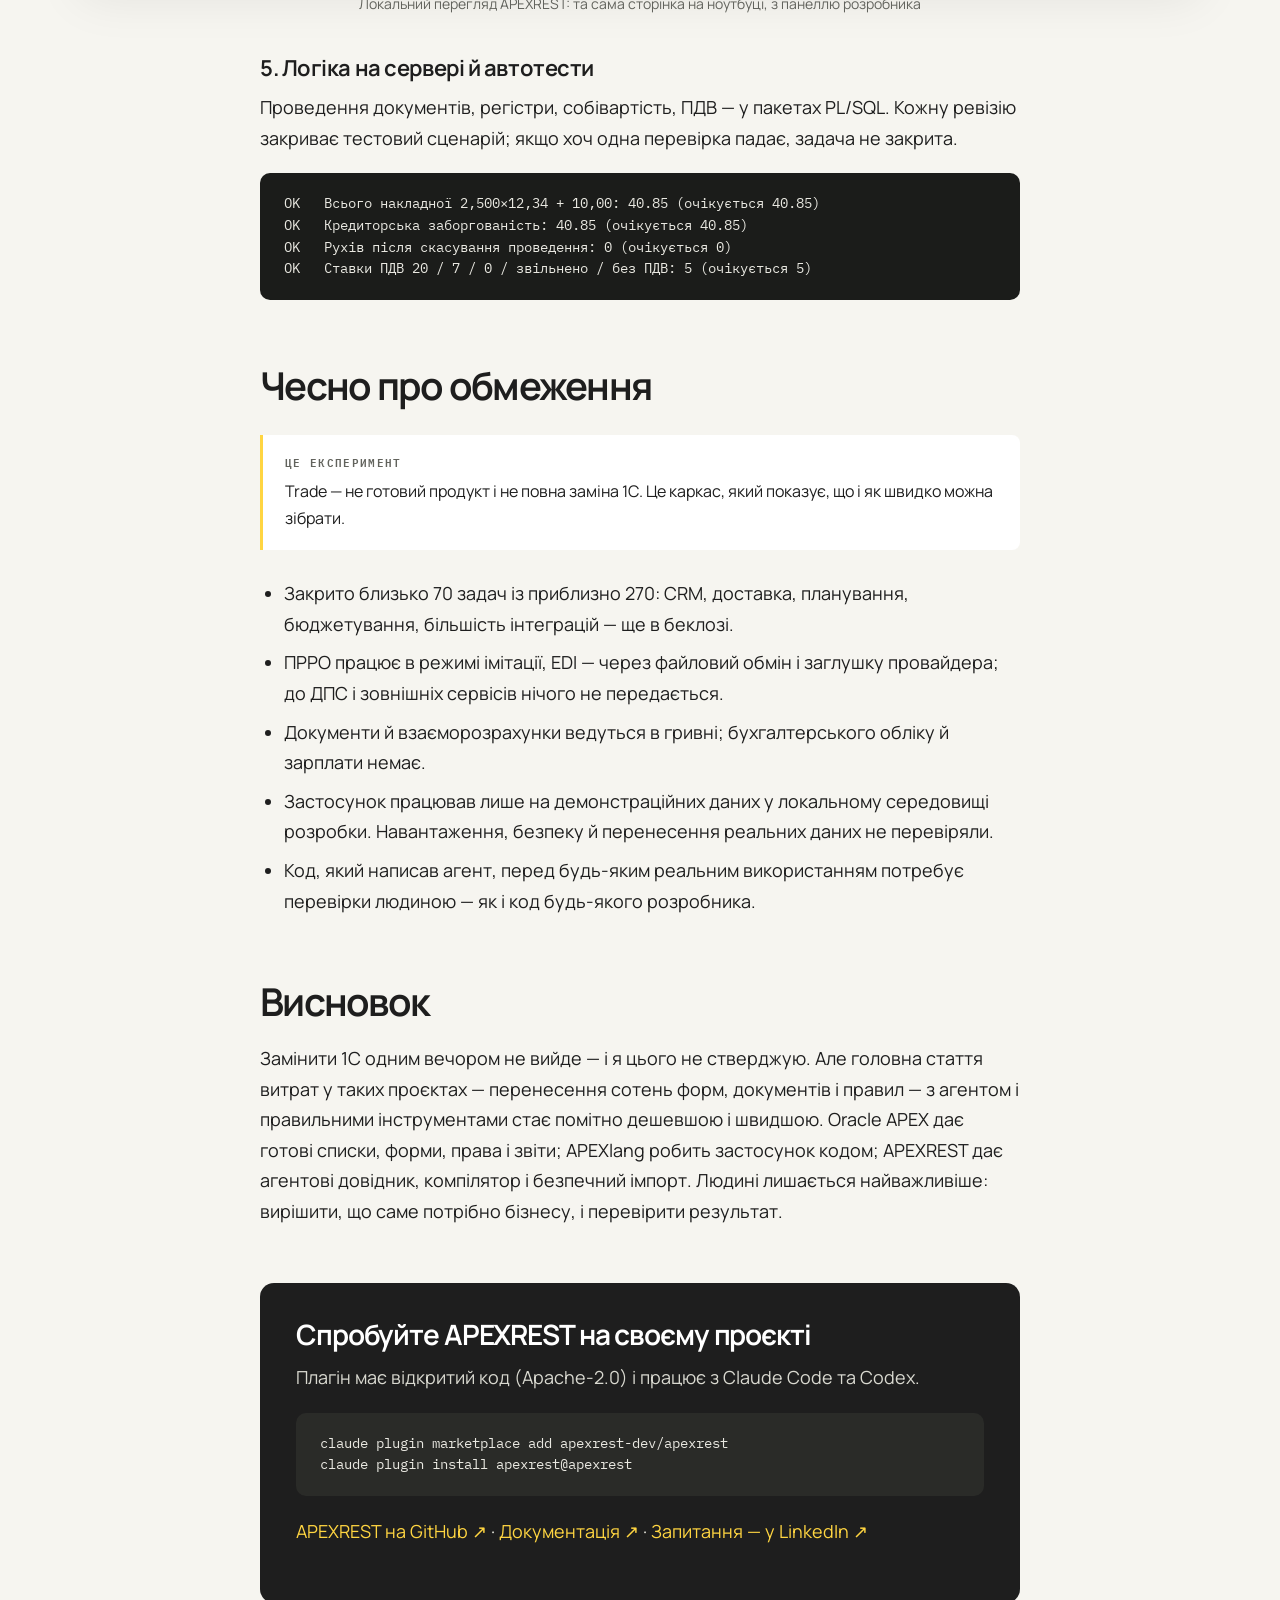
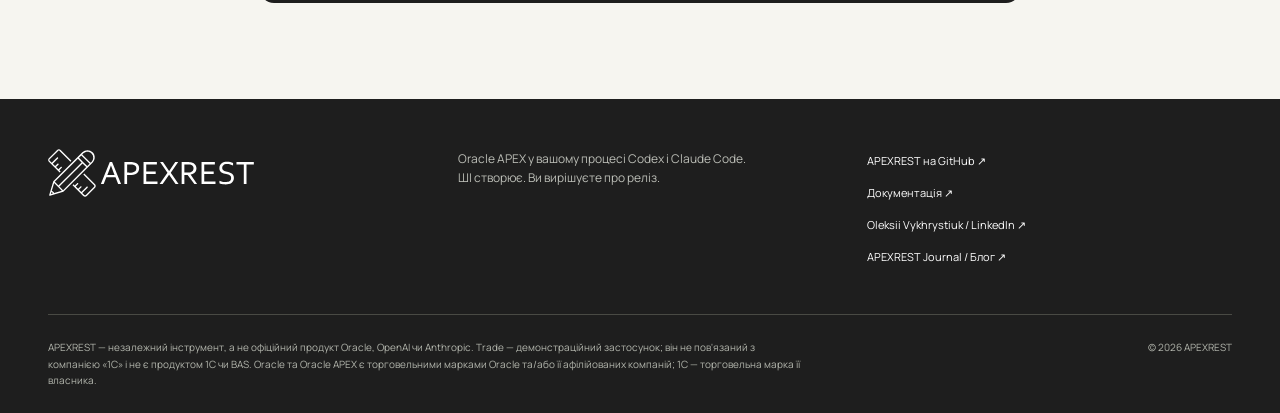
<file: uk/blog/zamina-1c-na-oracle-apex/index.html>
<!doctype html>
<html lang="uk">
<head>
  <meta charset="utf-8">
  <meta name="viewport" content="width=device-width, initial-scale=1">
  <title>Заміна 1С на Oracle APEX: експеримент на кілька годин — APEXREST</title>
  <meta name="description" content="Щоб перевірити плагін APEXREST, я взяв Oracle APEX, Claude Code і Linear та спробував зібрати конфігурацію торгівлі за зразком 1С 8.3. 120 сторінок, 107 таблиць, 1 879 автотестів — скріншоти, цифри і чесний перелік обмежень.">
  <meta name="robots" content="index, follow, max-image-preview:large">
  <meta name="theme-color" content="#F6F5F0">
  <link rel="canonical" href="https://apex.rest/uk/blog/zamina-1c-na-oracle-apex/">
  <link rel="alternate" hreflang="en" href="https://apex.rest/blog/replacing-1c-with-oracle-apex/">
  <link rel="alternate" hreflang="uk" href="https://apex.rest/uk/blog/zamina-1c-na-oracle-apex/">
  <link rel="alternate" hreflang="x-default" href="https://apex.rest/blog/replacing-1c-with-oracle-apex/">
  <meta property="og:type" content="article">
  <meta property="og:url" content="https://apex.rest/uk/blog/zamina-1c-na-oracle-apex/">
  <meta property="og:site_name" content="APEXREST">
  <meta property="og:locale" content="uk_UA">
  <meta property="og:locale:alternate" content="en_US">
  <meta property="og:title" content="Заміна 1С на Oracle APEX: експеримент на кілька годин">
  <meta property="og:description" content="Oracle APEX + Claude Code + плагін APEXREST + Linear: конфігурація торгівлі за зразком 1С 8.3. Скріншоти, цифри й обмеження.">
  <meta property="og:image" content="https://apex.rest/assets/blog/trade-1c/home.jpg">
  <meta property="og:image:alt" content="Початкова сторінка застосунку Trade на Oracle APEX з інтерфейсом у стилі 1С">
  <meta name="twitter:card" content="summary_large_image">
  <meta name="twitter:title" content="Заміна 1С на Oracle APEX: експеримент на кілька годин">
  <meta name="twitter:description" content="Oracle APEX + Claude Code + плагін APEXREST + Linear: конфігурація торгівлі за зразком 1С 8.3.">
  <meta name="twitter:image" content="https://apex.rest/assets/blog/trade-1c/home.jpg">
  <link rel="stylesheet" href="/assets/fonts/fonts.css">
  <link rel="icon" type="image/svg+xml" href="/assets/brand/favicon.svg">
  <link rel="stylesheet" href="/assets/css/site.css">
  <link rel="stylesheet" href="/assets/css/article.css">
  <script type="application/ld+json">{"@context":"https://schema.org","@type":"Article","headline":"Заміна 1С на Oracle APEX: експеримент на кілька годин","inLanguage":"uk","datePublished":"2026-11-10","author":{"@type":"Person","name":"Oleksii Vykhrystiuk","url":"https://www.linkedin.com/in/avhrst/"},"publisher":{"@type":"Organization","name":"APEXREST","url":"https://apex.rest/"},"image":"https://apex.rest/assets/blog/trade-1c/home.jpg","mainEntityOfPage":"https://apex.rest/uk/blog/zamina-1c-na-oracle-apex/"}</script>
</head>
<body>
  <a class="skip-link" href="#main">Перейти до основного вмісту</a>
  <header class="site-header" id="site-header">
    <div class="shell header-inner">
      <a class="brand" href="/uk/" aria-label="APEXREST — головна"><img class="brand-logo" src="/assets/brand/apexrest-logo.svg" alt="APEXREST" width="216" height="50"></a>
      <nav class="site-nav" id="site-nav" aria-label="Основна навігація">
        <a href="/uk/#work">Можливості</a><a href="/uk/#new">Що нового</a><a href="/uk/#trace">Як це працює</a><a href="/uk/#proof">Документація</a>
        <a href="https://blog.apex.rest/" target="_blank" rel="noopener noreferrer">Блог <span aria-hidden="true">↗</span></a>
        <a href="/uk/#install" class="nav-cta">Встановити плагін <span aria-hidden="true">↗</span></a>
      </nav>
      <nav class="language-switch" aria-label="Мова">
        <a href="/blog/replacing-1c-with-oracle-apex/" lang="en" hreflang="en" aria-label="EN — English">EN</a>
        <a href="/uk/blog/zamina-1c-na-oracle-apex/" lang="uk" hreflang="uk" aria-label="UA — Українська" aria-current="page">UA</a>
      </nav>
      <button class="menu-toggle" id="menu-toggle" type="button" aria-expanded="false" aria-controls="site-nav" aria-label="Відкрити навігацію"><span></span><span></span></button>
    </div>
  </header>

  <main id="main">
    <section class="article-hero">
      <div class="shell">
        <p class="eyebrow">Експеримент · Oracle APEX + APEXREST</p>
        <h1>Заміна 1С на Oracle APEX: <em>експеримент на кілька годин</em></h1>
        <p class="article-lede">Щоб перевірити, як плагін APEXREST працює на великій задачі, я взяв Oracle APEX, Claude Code, Linear як менеджер завдань і типову конфігурацію торгівлі на 1С 8.3 за зразок. І попросив агента зібрати її аналог. Ось що вийшло — зі скріншотами, цифрами і чесним переліком того, чого тут ще немає.</p>
        <p class="article-meta">Олексій Вихристюк · 10 листопада 2026 · 8 хв читання</p>
        <figure class="article-cover"><img src="/assets/blog/trade-1c/home.jpg" alt="Початкова сторінка застосунку Trade: розділи ліворуч, документи, звіти й поточні справи" width="1600" height="900"></figure>
      </div>
    </section>

    <article class="article">
      <div class="shell">
        <div class="article-body">

          <h2>Навіщо це все</h2>
          <p>APEXREST — це плагін для Claude Code і Codex, який дає агентові працювати з Oracle APEX як із кодом: писати застосунок у форматі APEXlang, перевіряти його справжнім компілятором Oracle і імпортувати в середовище розробки. На маленьких прикладах він працює добре. Мені ж хотілося перевірити його на чомусь, що схоже на справжню облікову систему.</p>
          <p>В Україні така система у багатьох компаній одна — 1С (BAS). Питання «на що її замінити» звучить щодня, а відповідь зазвичай впирається у вартість і строки перенесення логіки. Тож задача для тесту знайшлася сама: <strong>чи може агент із плагіном за розумний час зібрати на Oracle APEX каркас конфігурації торгівлі</strong> — з довідниками, документами, проведенням, регістрами і звітами?</p>

          <h2>Що я взяв</h2>
          <ul>
            <li><strong>Oracle APEX 26.2</strong> на Oracle AI Database 26ai Free — локально, в Docker.</li>
            <li><strong>Claude Code</strong> з плагіном <strong>APEXREST</strong> — агент, який пише код.</li>
            <li><strong>Linear</strong> — менеджер завдань: каталог функцій і статуси.</li>
            <li><strong>Типову конфігурацію «Управління торгівлею» на 1С 8.3</strong> — як зразок функцій, термінів і звичного інтерфейсу «Таксі».</li>
          </ul>
          <p>Моя участь — кілька годин: сформулювати, що потрібно, відповісти на запитання агента, подивитися результат і сказати «далі». Сторінки, таблиці, пакети й тести писав агент.</p>

          <h2>Що вийшло</h2>
          <p>Застосунок називається Trade. Він навмисно виглядає знайомо: панель розділів ліворуч, відкриті форми у вкладках, жовті кнопки команд, списки документів із піктограмами проведення.</p>


          <h3>Довідники</h3>
          <p>Номенклатура — ієрархічний довідник: дерево груп ліворуч, список праворуч. У картці товару — артикул, одиниця виміру, ставка ПДВ, код УКТ ЗЕД, вага й габарити, характеристики та серії з терміном придатності. Контрагенти — з ЄДРПОУ, IBAN (з перевіркою контрольної суми) і договорами.</p>
          <div class="article-grid">
            <figure><img src="/assets/blog/trade-1c/products.jpg" alt="Довідник «Номенклатура» з деревом груп" loading="lazy" width="1600" height="900"><figcaption>Номенклатура: дерево груп і список</figcaption></figure>
            <figure><img src="/assets/blog/trade-1c/products-item.jpg" alt="Картка товару в модальному вікні" loading="lazy" width="1600" height="900"><figcaption>Картка товару</figcaption></figure>
          </div>

          <h3>Продажі й закупівлі</h3>
          <p>Замовлення клієнта резервує товар. На його підставі створюється реалізація: ціна підставляється з виду цін, знижки рахуються автоматично, а система не дасть продати більше, ніж є на складі. З боку закупівель — замовлення постачальнику, прибуткова накладна, оплата. Документи проводяться і рухають регістри; скасування проведення повертає все назад. Є введення на підставі, копіювання, друковані форми.</p>
          <div class="article-grid">
            <figure><img src="/assets/blog/trade-1c/customer-order.jpg" alt="Документ «Замовлення клієнта»" loading="lazy" width="1600" height="900"><figcaption>Замовлення клієнта</figcaption></figure>
            <figure><img src="/assets/blog/trade-1c/goods-sale.jpg" alt="Документ «Реалізація товарів» з табличною частиною" loading="lazy" width="1600" height="900"><figcaption>Реалізація товарів</figcaption></figure>
            <figure><img src="/assets/blog/trade-1c/goods-receipt.jpg" alt="Документ «Прибуткова накладна»" loading="lazy" width="1600" height="900"><figcaption>Прибуткова накладна</figcaption></figure>
            <figure><img src="/assets/blog/trade-1c/section-1.jpg" alt="Розділ «Продажі»: документи, звіти, швидке створення" loading="lazy" width="1600" height="900"><figcaption>Розділ «Продажі»</figcaption></figure>
          </div>

          <h3>Склад</h3>
          <p>Залишки, обороти і рухи по кожному товару, переміщення, списання, інвентаризація з оприбуткуванням надлишків, резерви й вільні залишки, собівартість за середньою ковзною. Для складів з ордерною схемою — прибуткові й видаткові ордери та комірки.</p>
          <div class="article-grid">
            <figure><img src="/assets/blog/trade-1c/stock-balance.jpg" alt="Звіт «Товари на складах»" loading="lazy" width="1600" height="900"><figcaption>Товари на складах</figcaption></figure>
            <figure><img src="/assets/blog/trade-1c/inventory-count.jpg" alt="Документ «Інвентаризація товарів»" loading="lazy" width="1600" height="900"><figcaption>Інвентаризація</figcaption></figure>
          </div>

          <h3>Фінанси, ПДВ і роздріб</h3>
          <p>Каси й банківські рахунки, ПКО і ВКО, банківські виписки, взаєморозрахунки, акт звірки. ПДВ у документах і податкові накладні за правилом першої події. Курси валют завантажуються з сайту НБУ. Для роздробу — робоче місце касира зі сканером і чеки.</p>
          <div class="article-grid">
            <figure><img src="/assets/blog/trade-1c/cash-balance.jpg" alt="Регістр «Грошові кошти»" loading="lazy" width="1600" height="900"><figcaption>Залишки й обороти коштів</figcaption></figure>
            <figure><img src="/assets/blog/trade-1c/tax-invoice.jpg" alt="Документ «Податкова накладна»" loading="lazy" width="1600" height="900"><figcaption>Податкова накладна</figcaption></figure>
            <figure><img src="/assets/blog/trade-1c/currency-rates.jpg" alt="Курси валют, завантажені з НБУ" loading="lazy" width="1600" height="900"><figcaption>Курси валют НБУ</figcaption></figure>
            <figure><img src="/assets/blog/trade-1c/retail-receipt.jpg" alt="Документ «Чек ККМ»" loading="lazy" width="1600" height="900"><figcaption>Чек ККМ</figcaption></figure>
          </div>

          <h3>Звіти</h3>
          <p>ABC-аналіз продажів із діаграмою Парето, дебіторка за термінами, оборотність запасів, неліквіди з рекомендацією уцінки, картка товару, валовий прибуток.</p>
          <div class="article-grid">
            <figure><img src="/assets/blog/trade-1c/abc-analysis.jpg" alt="Звіт «ABC-аналіз продажів»" loading="lazy" width="1600" height="900"><figcaption>ABC-аналіз продажів</figcaption></figure>
            <figure><img src="/assets/blog/trade-1c/receivables-aging.jpg" alt="Звіт «Дебіторська заборгованість за термінами»" loading="lazy" width="1600" height="900"><figcaption>Дебіторка за термінами</figcaption></figure>
            <figure><img src="/assets/blog/trade-1c/inventory-turnover.jpg" alt="Звіт «Оборотність запасів»" loading="lazy" width="1600" height="900"><figcaption>Оборотність запасів</figcaption></figure>
            <figure><img src="/assets/blog/trade-1c/slow-moving-stock.jpg" alt="Звіт «Неліквіди й залежалі товари»" loading="lazy" width="1600" height="900"><figcaption>Неліквіди й залежалі товари</figcaption></figure>
          </div>

          <h3>Інтеграції та сервіс</h3>
          <p>Обмін замовленнями з торговими мережами через EDI (ORDERS, ORDRSP, DESADV, INVOIC, RECADV), імпорт довідників із CSV і XLSX, журнал реєстрації дій користувачів, ролі доступу.</p>
          <div class="article-grid">
            <figure><img src="/assets/blog/trade-1c/edi-exchange.jpg" alt="Сторінка EDI-обміну з торговими мережами" loading="lazy" width="1600" height="900"><figcaption>EDI з торговими мережами</figcaption></figure>
            <figure><img src="/assets/blog/trade-1c/event-log.jpg" alt="Журнал реєстрації" loading="lazy" width="1600" height="900"><figcaption>Журнал реєстрації</figcaption></figure>
          </div>

          <h2>У цифрах</h2>
          <div class="article-stats">
            <div><b>120</b><span>сторінок APEX</span></div>
            <div><b>107</b><span>таблиць і 70 подань</span></div>
            <div><b>37</b><span>пакетів PL/SQL, ≈17,6 тис. рядків</span></div>
            <div><b>1 879</b><span>перевірок у 30 тестових сценаріях</span></div>
          </div>
          <p>Ще 64 паспорти об'єктів (опис вимог) і близько 270 задач у Linear, з яких закрито приблизно 70.</p>

          <h2>Як це зроблено</h2>

          <h3>1. Спершу паспорт, потім код</h3>
          <p>Для кожного довідника, документа й регістру агент спершу пише паспорт: структура, поведінка форми, бізнес-логіка, аналог у 1С. Це звичайний Markdown у репозиторії — його можна прочитати й поправити до того, як з'явиться хоч один рядок коду.</p>
<pre><code># Паспорт документа «Реалізація товарів»
- Аналог у 1С:УТ: Документ.РеализацияТоваровУслуг

## БЛОК C. БІЗНЕС-ЛОГІКА
- Порожня ціна рядка заповнюється на сервері за видом цін на дату документа
- Проведення: RegStockBalance −quantity; RegCounterpartySettlement +totalAmount
- Від'ємний залишок товару заборонений</code></pre>

          <h3>2. Завдання — в Linear</h3>
          <p>Каталог функцій типової конфігурації розкладено на задачі з етапами: оперативний облік, гроші, розширення, інтеграції. Агент бере задачу, виконує і закриває. Я бачу прогрес так само, як бачив би роботу команди.</p>

          <h3>3. Застосунок APEX — це текст</h3>
          <p>APEXlang описує сторінки, регіони, кнопки і процеси звичайними файлами. Агент не клацає в конструкторі — він редагує код, а зміни видно в git.</p>
<pre><code>page 110 (
    name: Реалізація товарів
    alias: GOODS-SALES
    security { authorizationScheme: @role-sales }

    region list (
        type: interactiveReport
        source { type: sqlQuery ... }
    )
)</code></pre>

          <h3>4. Що тут робить APEXREST</h3>
          <ol class="article-steps">
            <li><strong>Довідник і рецепти.</strong> Визначення Oracle і перевірені компілятором приклади компонентів доступні агентові офлайн — йому не треба вигадувати синтаксис.</li>
            <li><strong>Локальний перегляд.</strong> Сторінки рендеряться просто на ноутбуці зі справжньою темою APEX. Це інструмент для швидкої перевірки вигляду, а не заміна перевірки в Oracle.</li>
            <li><strong>Компілятор Oracle.</strong> APEXlang перевіряється справжнім компілятором до імпорту — помилки ловляться раніше.</li>
            <li><strong>Імпорт лише в DEV/TEST.</strong> З точним планом, резервною копією і перевіркою результату. У продуктивне середовище плагін не розгортає — це завжди рішення людини.</li>
          </ol>
          <figure class="wide"><img src="/assets/blog/trade-1c/preview-products.jpg" alt="Локальний перегляд APEXREST: довідник «Номенклатура» з панеллю розробника внизу" loading="lazy" width="1600" height="900"><figcaption>Локальний перегляд APEXREST: та сама сторінка на ноутбуці, з панеллю розробника</figcaption></figure>

          <h3>5. Логіка на сервері й автотести</h3>
          <p>Проведення документів, регістри, собівартість, ПДВ — у пакетах PL/SQL. Кожну ревізію закриває тестовий сценарій; якщо хоч одна перевірка падає, задача не закрита.</p>
<pre><code>OK   Всього накладної 2,500×12,34 + 10,00: 40.85 (очікується 40.85)
OK   Кредиторська заборгованість: 40.85 (очікується 40.85)
OK   Рухів після скасування проведення: 0 (очікується 0)
OK   Ставки ПДВ 20 / 7 / 0 / звільнено / без ПДВ: 5 (очікується 5)</code></pre>

          <h2>Чесно про обмеження</h2>
          <div class="article-note"><strong>Це експеримент</strong>Trade — не готовий продукт і не повна заміна 1С. Це каркас, який показує, що і як швидко можна зібрати.</div>
          <ul>
            <li>Закрито близько 70 задач із приблизно 270: CRM, доставка, планування, бюджетування, більшість інтеграцій — ще в беклозі.</li>
            <li>ПРРО працює в режимі імітації, EDI — через файловий обмін і заглушку провайдера; до ДПС і зовнішніх сервісів нічого не передається.</li>
            <li>Документи й взаєморозрахунки ведуться в гривні; бухгалтерського обліку й зарплати немає.</li>
            <li>Застосунок працював лише на демонстраційних даних у локальному середовищі розробки. Навантаження, безпеку й перенесення реальних даних не перевіряли.</li>
            <li>Код, який написав агент, перед будь-яким реальним використанням потребує перевірки людиною — як і код будь-якого розробника.</li>
          </ul>

          <h2>Висновок</h2>
          <p>Замінити 1С одним вечором не вийде — і я цього не стверджую. Але головна стаття витрат у таких проєктах — перенесення сотень форм, документів і правил — з агентом і правильними інструментами стає помітно дешевшою і швидшою. Oracle APEX дає готові списки, форми, права і звіти; APEXlang робить застосунок кодом; APEXREST дає агентові довідник, компілятор і безпечний імпорт. Людині лишається найважливіше: вирішити, що саме потрібно бізнесу, і перевірити результат.</p>

          <div class="article-cta">
            <h2>Спробуйте APEXREST на своєму проєкті</h2>
            <p>Плагін має відкритий код (Apache-2.0) і працює з Claude Code та Codex.</p>
<pre><code>claude plugin marketplace add apexrest-dev/apexrest
claude plugin install apexrest@apexrest</code></pre>
            <p><a href="https://github.com/apexrest-dev/apexrest" target="_blank" rel="noopener noreferrer">APEXREST на GitHub ↗</a> · <a href="https://apexrest-dev.github.io/apexrest/docs/" target="_blank" rel="noopener noreferrer">Документація ↗</a> · <a href="https://www.linkedin.com/in/avhrst/" target="_blank" rel="noopener noreferrer">Запитання — у LinkedIn ↗</a></p>
          </div>

        </div>
      </div>
    </article>
  </main>

  <footer class="site-footer">
    <div class="shell footer-top">
      <a class="brand footer-brand" href="/uk/" aria-label="APEXREST — головна"><img class="brand-logo" src="/assets/brand/apexrest-logo-light.svg" alt="APEXREST" width="216" height="50"></a>
      <p>Oracle APEX у вашому процесі Codex і Claude Code.<br>ШІ створює. Ви вирішуєте про реліз.</p>
      <div class="footer-links"><a href="https://github.com/apexrest-dev/apexrest" target="_blank" rel="noopener noreferrer">APEXREST на GitHub ↗</a><a href="https://apexrest-dev.github.io/apexrest/docs/" target="_blank" rel="noopener noreferrer">Документація ↗</a><a href="https://www.linkedin.com/in/avhrst/" target="_blank" rel="noopener noreferrer">Oleksii Vykhrystiuk / LinkedIn ↗</a><a href="https://blog.apex.rest/" target="_blank" rel="noopener noreferrer">APEXREST Journal / Блог ↗</a></div>
    </div>
    <div class="shell footer-bottom">
      <p>APEXREST — незалежний інструмент, а не офіційний продукт Oracle, OpenAI чи Anthropic. Trade — демонстраційний застосунок; він не пов'язаний з компанією «1С» і не є продуктом 1С чи BAS. Oracle та Oracle APEX є торговельними марками Oracle та/або її афілійованих компаній; 1С — торговельна марка її власника.</p>
      <p>© <span id="current-year">2026</span> APEXREST</p>
    </div>
  </footer>
  <script src="/assets/js/site.js" defer></script>
</body>
</html>
</file>
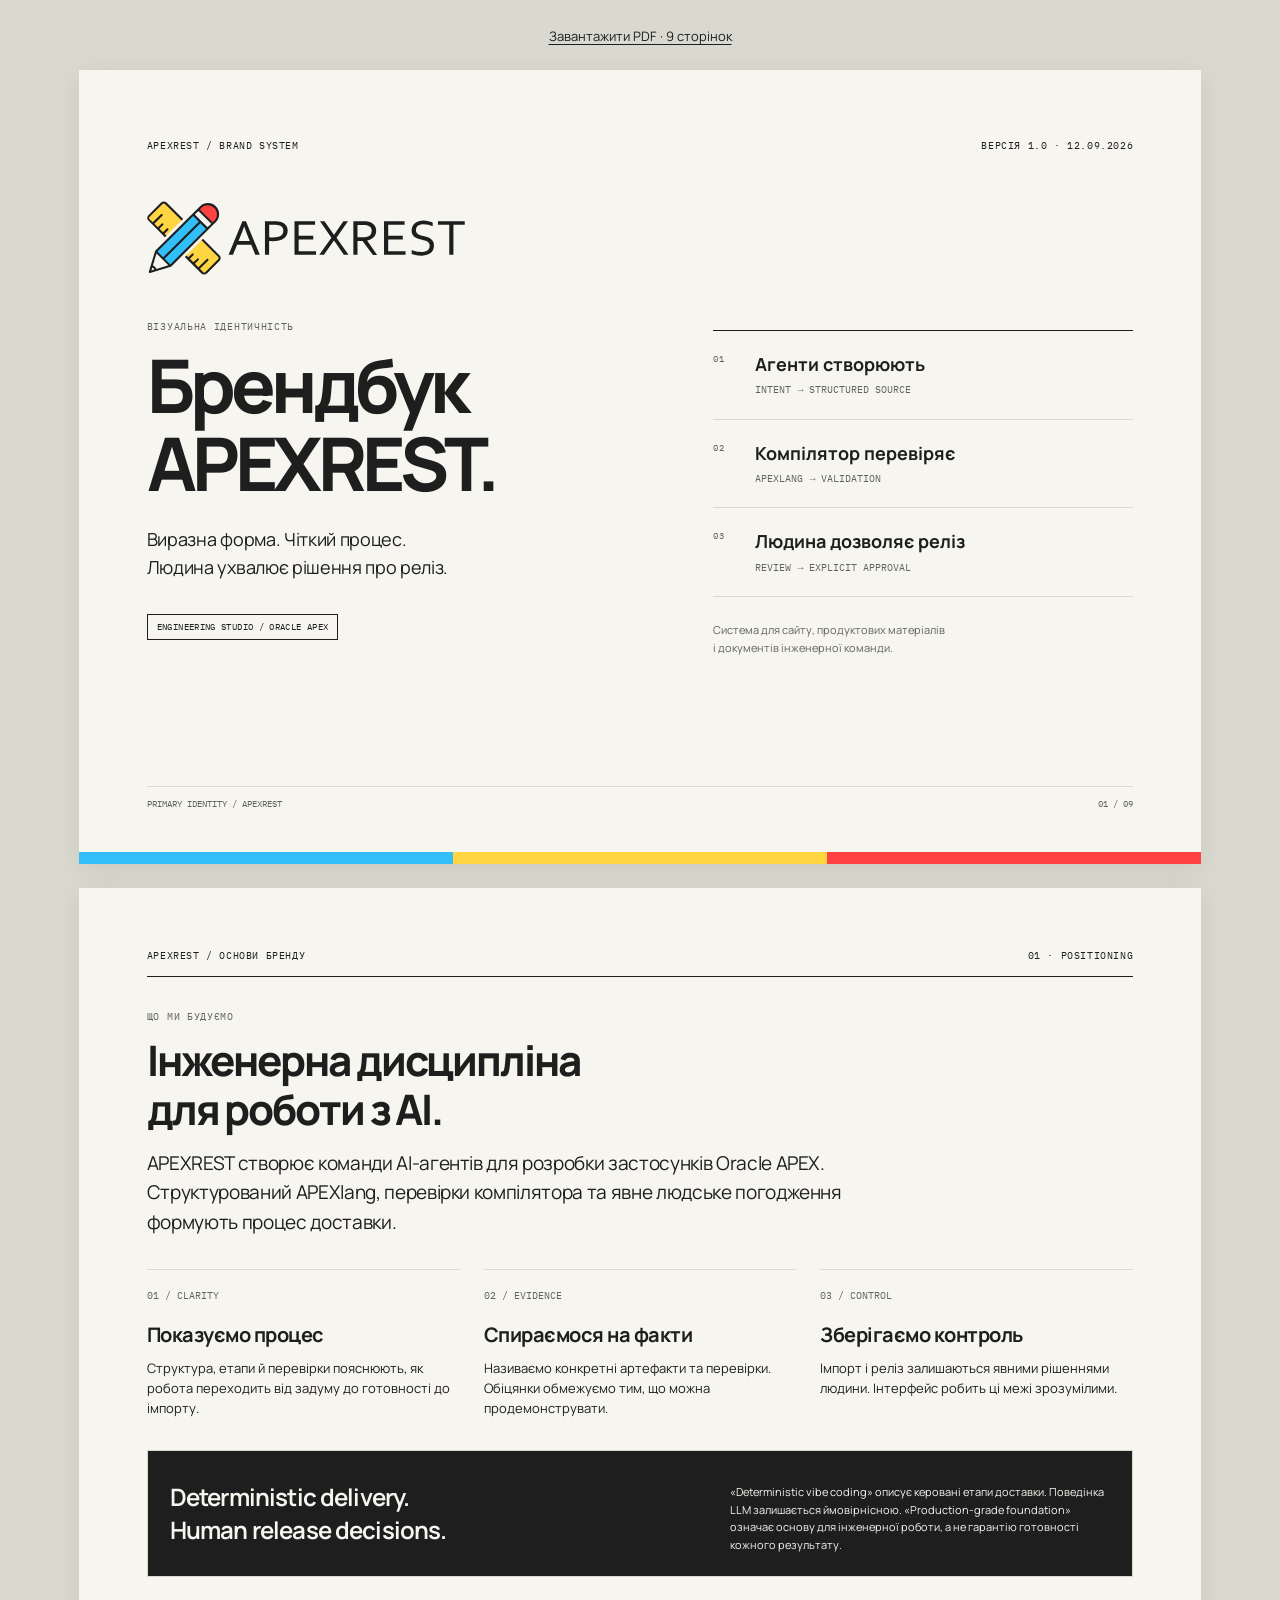
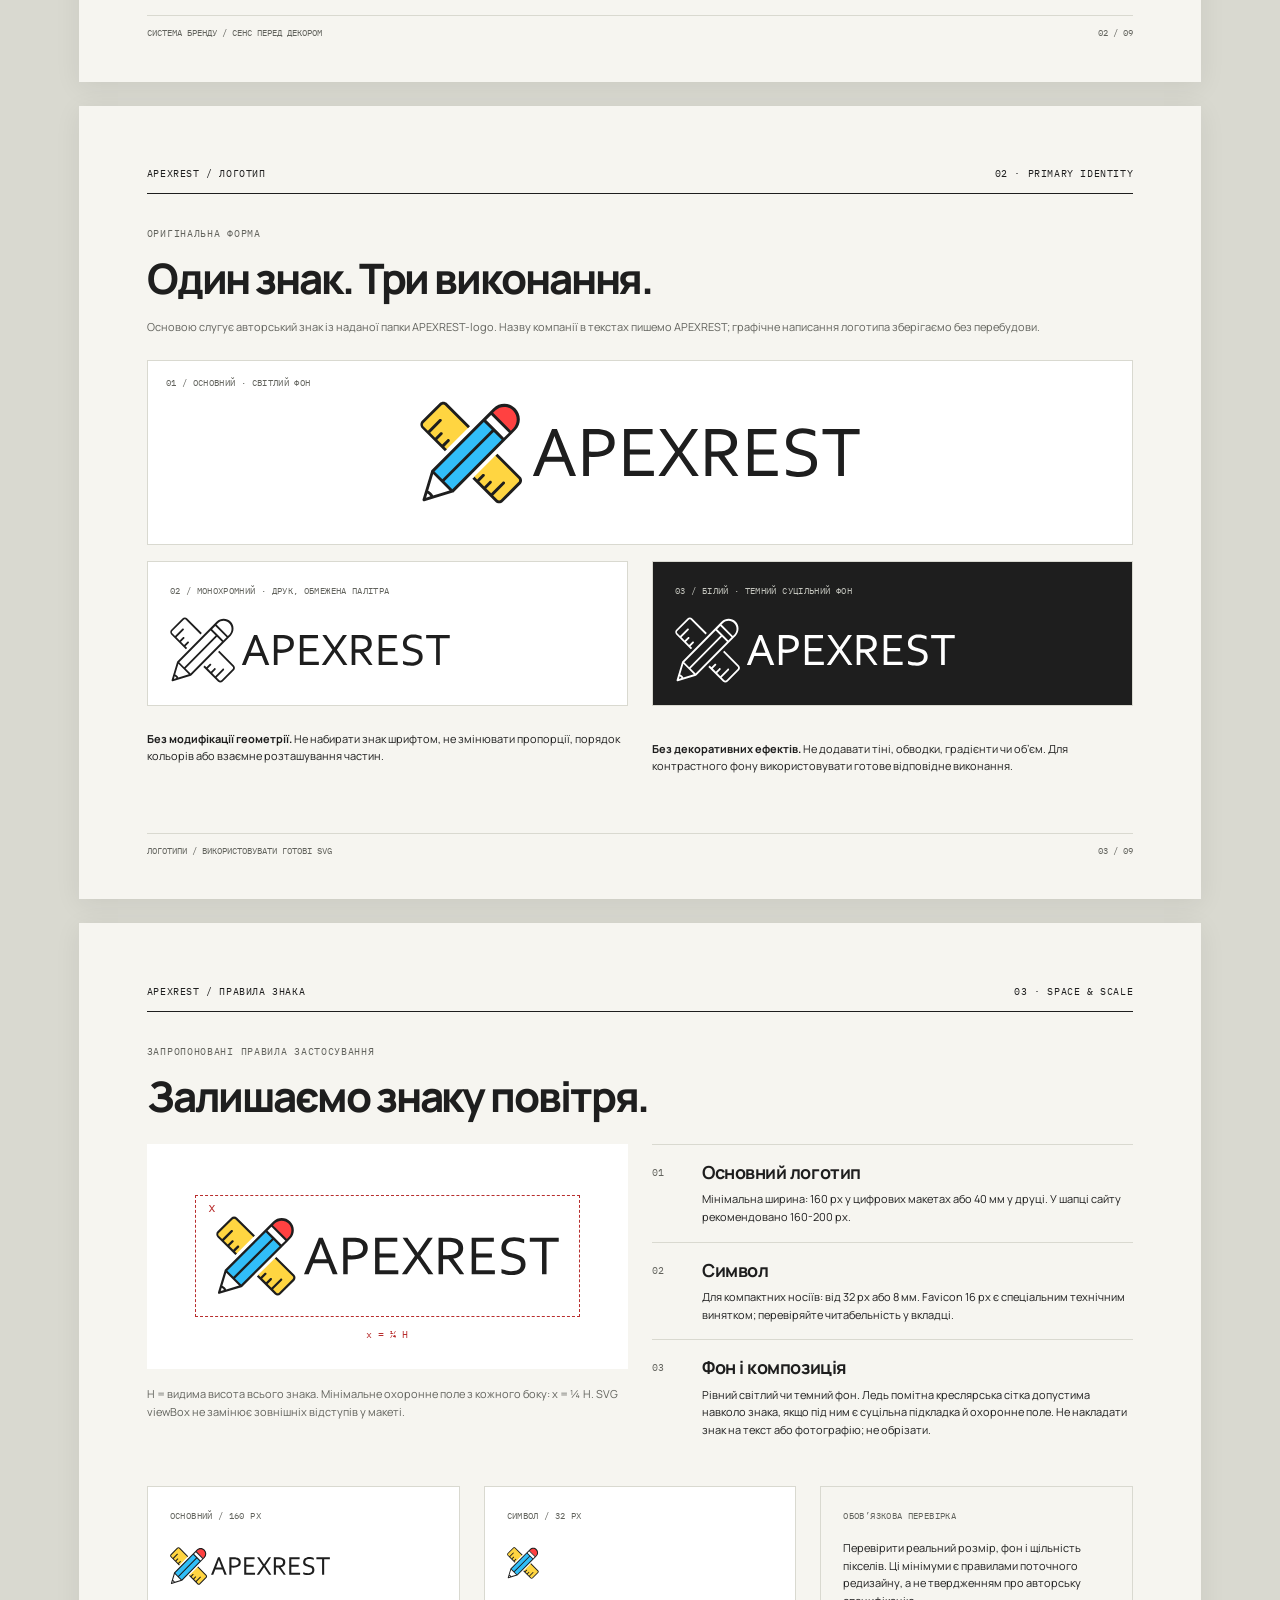
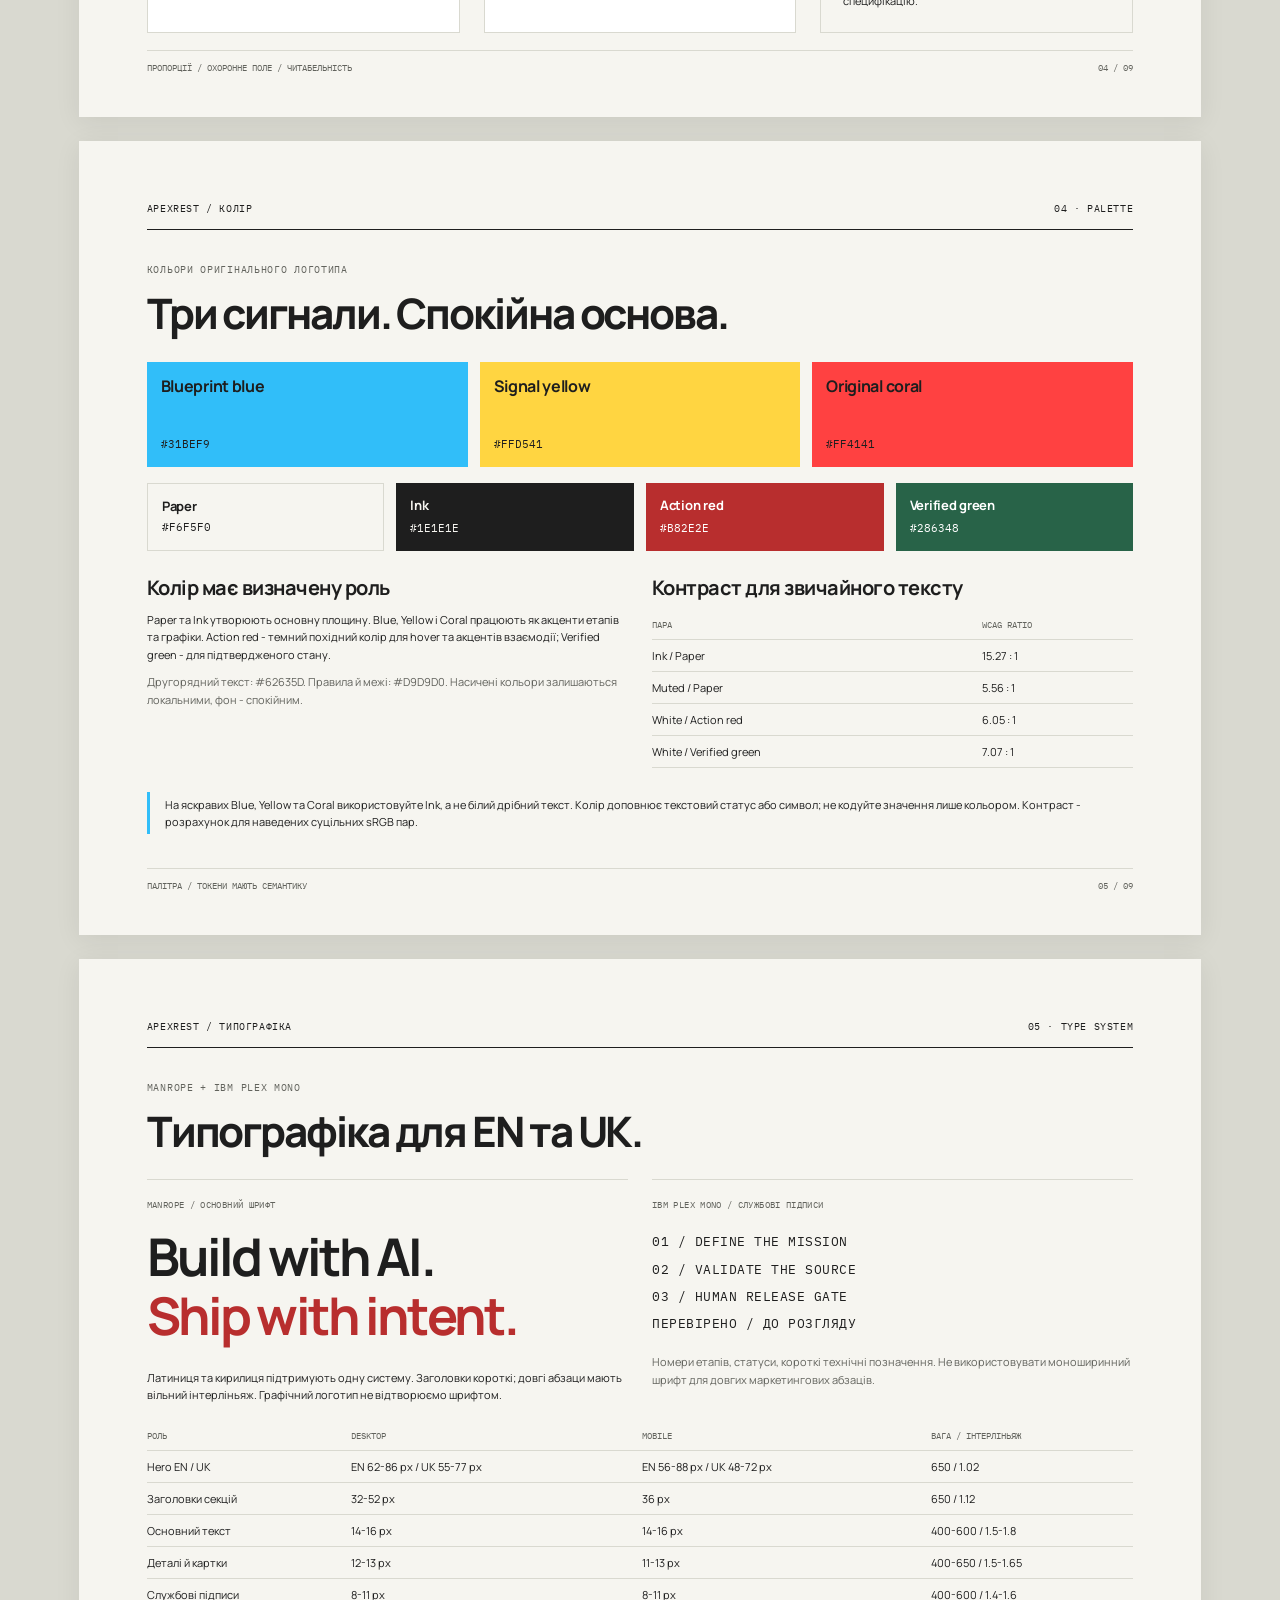
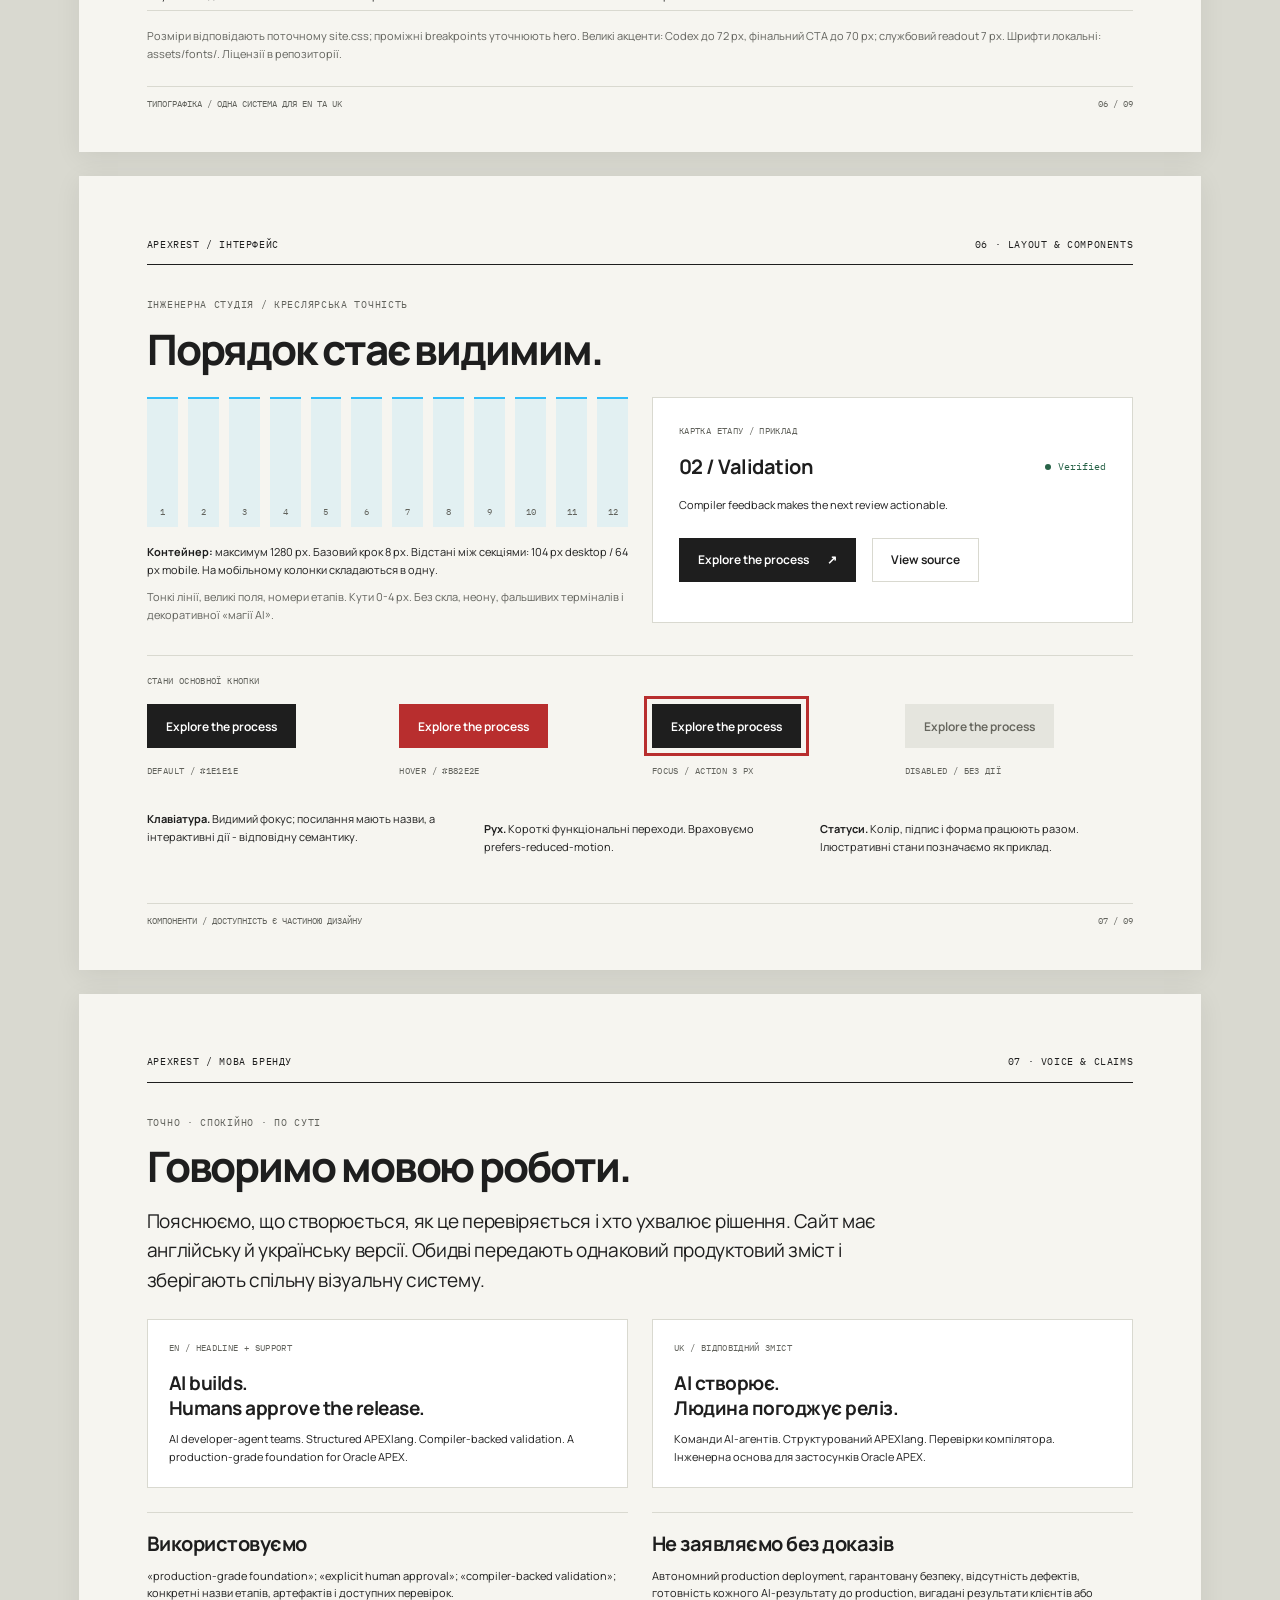
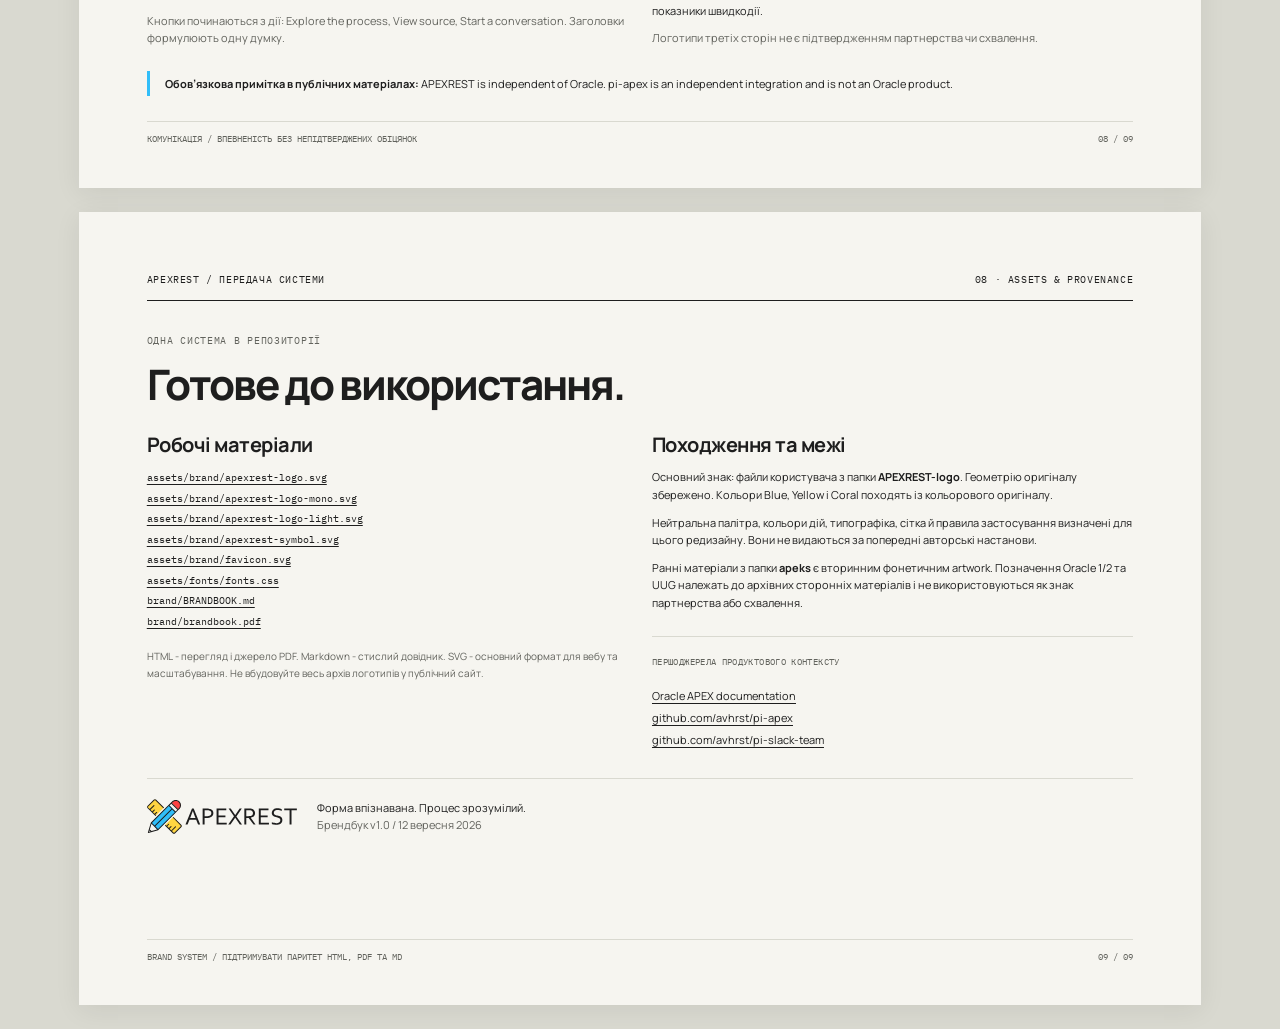
<file: brand/brandbook.html>
<!doctype html>
<html lang="uk">
<head><meta charset="utf-8"><meta name="viewport" content="width=device-width,initial-scale=1"><title>APEXREST · Брендбук</title><meta name="description" content="Візуальна ідентичність APEXREST: логотипи, палітра, типографіка, компоненти та правила комунікації."><link rel="stylesheet" href="brandbook.css"></head>
<body>
<a class="print-link" href="brandbook.pdf">Завантажити PDF · 9 сторінок</a>
<main>
<section class="page cover" aria-label="Обкладинка">
  <div class="masthead"><span>APEXREST / BRAND SYSTEM</span><span>Версія 1.0 · 12.09.2026</span></div>
  <img class="logo cover-logo" src="../assets/brand/apexrest-logo.svg" alt="Фірмовий логотип APEXREST">
  <div class="cover-grid">
    <div><p class="eyebrow">Візуальна ідентичність</p><h1>Брендбук<br>APEXREST.</h1><p class="lead">Виразна форма. Чіткий процес.<br>Людина ухвалює рішення про реліз.</p><div class="tag mt-32">Engineering studio / Oracle APEX</div></div>
    <div class="cover-diagram"><div class="cover-step"><span class="label">01</span><div><b>Агенти створюють</b><p class="spec">INTENT → STRUCTURED SOURCE</p></div></div><div class="cover-step"><span class="label">02</span><div><b>Компілятор перевіряє</b><p class="spec">APEXLANG → VALIDATION</p></div></div><div class="cover-step"><span class="label">03</span><div><b>Людина дозволяє реліз</b><p class="spec">REVIEW → EXPLICIT APPROVAL</p></div></div><p class="small muted mt-24">Система для сайту, продуктових матеріалів<br>і документів інженерної команди.</p></div>
  </div>
  <div class="footer"><span>PRIMARY IDENTITY / APEXREST</span><span>01 / 09</span></div><div class="rail"><i></i><i></i><i></i></div>
</section>

<section class="page" aria-labelledby="positioning">
  <div class="masthead"><span>APEXREST / Основи бренду</span><span>01 · Positioning</span></div>
  <p class="eyebrow">Що ми будуємо</p><h2 id="positioning">Інженерна дисципліна<br>для роботи з AI.</h2>
  <p class="lead">APEXREST створює команди AI-агентів для розробки застосунків Oracle APEX. Структурований APEXlang, перевірки компілятора та явне людське погодження формують процес доставки.</p>
  <div class="grid three mt-32">
    <div class="rule-top"><p class="num">01 / CLARITY</p><h3>Показуємо процес</h3><p>Структура, етапи й перевірки пояснюють, як робота переходить від задуму до готовності до імпорту.</p></div>
    <div class="rule-top"><p class="num">02 / EVIDENCE</p><h3>Спираємося на факти</h3><p>Називаємо конкретні артефакти та перевірки. Обіцянки обмежуємо тим, що можна продемонструвати.</p></div>
    <div class="rule-top"><p class="num">03 / CONTROL</p><h3>Зберігаємо контроль</h3><p>Імпорт і реліз залишаються явними рішеннями людини. Інтерфейс робить ці межі зрозумілими.</p></div>
  </div>
  <div class="card dark mt-32"><div class="row between"><p class="statement">Deterministic delivery.<br>Human release decisions.</p><p class="small" style="max-width:380px">«Deterministic vibe coding» описує керовані етапи доставки. Поведінка LLM залишається ймовірнісною. «Production-grade foundation» означає основу для інженерної роботи, а не гарантію готовності кожного результату.</p></div></div>
  <div class="footer"><span>СИСТЕМА БРЕНДУ / СЕНС ПЕРЕД ДЕКОРОМ</span><span>02 / 09</span></div>
</section>

<section class="page" aria-labelledby="logos">
  <div class="masthead"><span>APEXREST / Логотип</span><span>02 · Primary identity</span></div>
  <p class="eyebrow">Оригінальна форма</p><h2 id="logos">Один знак. Три виконання.</h2>
  <p class="small muted">Основою слугує авторський знак із наданої папки APEXREST-logo. Назву компанії в текстах пишемо APEXREST; графічне написання логотипа зберігаємо без перебудови.</p>
  <div class="logo-primary mt-24"><span class="label">01 / Основний · світлий фон</span><img class="logo" src="../assets/brand/apexrest-logo.svg" alt="Кольоровий основний логотип"></div>
  <div class="grid two mt-16">
    <div class="card white logo-variant"><span class="label">02 / Монохромний · друк, обмежена палітра</span><img class="logo" src="../assets/brand/apexrest-logo-mono.svg" alt="Монохромний логотип"></div>
    <div class="card dark logo-variant"><span class="label">03 / Білий · темний суцільний фон</span><img class="logo" src="../assets/brand/apexrest-logo-light.svg" alt="Білий логотип на темному фоні"></div>
  </div>
  <div class="grid two mt-24"><p class="small"><b>Без модифікації геометрії.</b> Не набирати знак шрифтом, не змінювати пропорції, порядок кольорів або взаємне розташування частин.</p><p class="small"><b>Без декоративних ефектів.</b> Не додавати тіні, обводки, градієнти чи об’єм. Для контрастного фону використовувати готове відповідне виконання.</p></div>
  <div class="footer"><span>ЛОГОТИПИ / ВИКОРИСТОВУВАТИ ГОТОВІ SVG</span><span>03 / 09</span></div>
</section>

<section class="page" aria-labelledby="spacing">
  <div class="masthead"><span>APEXREST / Правила знака</span><span>03 · Space & scale</span></div>
  <p class="eyebrow">Запропоновані правила застосування</p><h2 id="spacing">Залишаємо знаку повітря.</h2>
  <div class="grid two mt-24">
    <div><div class="clearspace"><div class="safe-box"><img class="logo" src="../assets/brand/apexrest-logo.svg" alt="Логотип із показаним охоронним полем"></div></div><p class="small muted mt-16">H = видима висота всього знака. Мінімальне охоронне поле з кожного боку: x = ¼ H. SVG viewBox не замінює зовнішніх відступів у макеті.</p></div>
    <div><div class="editorial"><span class="num">01</span><div><h3>Основний логотип</h3><p class="small">Мінімальна ширина: 160 px у цифрових макетах або 40 мм у друці. У шапці сайту рекомендовано 160-200 px.</p></div></div><div class="editorial"><span class="num">02</span><div><h3>Символ</h3><p class="small">Для компактних носіїв: від 32 px або 8 мм. Favicon 16 px є спеціальним технічним винятком; перевіряйте читабельність у вкладці.</p></div></div><div class="editorial"><span class="num">03</span><div><h3>Фон і композиція</h3><p class="small">Рівний світлий чи темний фон. Ледь помітна креслярська сітка допустима навколо знака, якщо під ним є суцільна підкладка й охоронне поле. Не накладати знак на текст або фотографію; не обрізати.</p></div></div></div>
  </div>
  <div class="grid three mt-32">
    <div class="card white"><p class="label">Основний / 160 px</p><img class="logo mt-24" style="width:160px" src="../assets/brand/apexrest-logo.svg" alt="Мінімальна цифрова ширина логотипа 160 пікселів"></div>
    <div class="card white"><p class="label">Символ / 32 px</p><img class="logo mt-24" style="width:32px;height:32px;object-fit:contain" src="../assets/brand/apexrest-symbol.svg" alt="Мінімальний символ 32 пікселі"></div>
    <div class="card"><p class="label">Обов’язкова перевірка</p><p class="small mt-16">Перевірити реальний розмір, фон і щільність пікселів. Ці мінімуми є правилами поточного редизайну, а не твердженням про авторську специфікацію.</p></div>
  </div>
  <div class="footer"><span>ПРОПОРЦІЇ / ОХОРОННЕ ПОЛЕ / ЧИТАБЕЛЬНІСТЬ</span><span>04 / 09</span></div>
</section>

<section class="page color-page" aria-labelledby="color">
  <div class="masthead"><span>APEXREST / Колір</span><span>04 · Palette</span></div>
  <p class="eyebrow">Кольори оригінального логотипа</p><h2 id="color">Три сигнали. Спокійна основа.</h2>
  <div class="grid three mt-24" style="gap:12px"><div class="swatch" style="background:var(--blue)"><b>Blueprint blue</b><code>#31BEF9</code></div><div class="swatch" style="background:var(--yellow)"><b>Signal yellow</b><code>#FFD541</code></div><div class="swatch" style="background:var(--coral)"><b>Original coral</b><code>#FF4141</code></div></div>
  <div class="palette-roles mt-16"><div class="swatch" style="background:var(--paper);border:1px solid var(--rule)"><b>Paper</b><code>#F6F5F0</code></div><div class="swatch dark"><b>Ink</b><code>#1E1E1E</code></div><div class="swatch" style="background:var(--action);color:#fff"><b>Action red</b><code>#B82E2E</code></div><div class="swatch" style="background:var(--verified);color:#fff"><b>Verified green</b><code>#286348</code></div></div>
  <div class="grid two mt-24"><div><h3>Колір має визначену роль</h3><p class="small">Paper та Ink утворюють основну площину. Blue, Yellow і Coral працюють як акценти етапів та графіки. Action red - темний похідний колір для hover та акцентів взаємодії; Verified green - для підтвердженого стану.</p><p class="small muted">Другорядний текст: #62635D. Правила й межі: #D9D9D0. Насичені кольори залишаються локальними, фон - спокійним.</p></div><div><h3>Контраст для звичайного тексту</h3><table><thead><tr><th>Пара</th><th>WCAG ratio</th></tr></thead><tbody><tr><td>Ink / Paper</td><td>15.27 : 1</td></tr><tr><td>Muted / Paper</td><td>5.56 : 1</td></tr><tr><td>White / Action red</td><td>6.05 : 1</td></tr><tr><td>White / Verified green</td><td>7.07 : 1</td></tr></tbody></table></div></div>
  <div class="note mt-24">На яскравих Blue, Yellow та Coral використовуйте Ink, а не білий дрібний текст. Колір доповнює текстовий статус або символ; не кодуйте значення лише кольором. Контраст - розрахунок для наведених суцільних sRGB пар.</div>
  <div class="footer"><span>ПАЛІТРА / ТОКЕНИ МАЮТЬ СЕМАНТИКУ</span><span>05 / 09</span></div>
</section>

<section class="page type-page" aria-labelledby="type">
  <div class="masthead"><span>APEXREST / Типографіка</span><span>05 · Type system</span></div>
  <p class="eyebrow">Manrope + IBM Plex Mono</p><h2 id="type">Типографіка для EN та UK.</h2>
  <div class="grid two mt-24"><div class="rule-top"><p class="label">Manrope / основний шрифт</p><p class="type-sample mt-16">Build with AI.<br><span class="accent">Ship with intent.</span></p><p class="small mt-24">Латиниця та кирилиця підтримують одну систему. Заголовки короткі; довгі абзаци мають вільний інтерліньяж. Графічний логотип не відтворюємо шрифтом.</p></div><div class="rule-top"><p class="label">IBM Plex Mono / службові підписи</p><p class="mono-sample mt-16">01 / DEFINE THE MISSION<br>02 / VALIDATE THE SOURCE<br>03 / HUMAN RELEASE GATE<br>ПЕРЕВІРЕНО / ДО РОЗГЛЯДУ</p><p class="small muted mt-16">Номери етапів, статуси, короткі технічні позначення. Не використовувати моноширинний шрифт для довгих маркетингових абзаців.</p></div></div>
  <table class="mt-24"><thead><tr><th>Роль</th><th>Desktop</th><th>Mobile</th><th>Вага / інтерліньяж</th></tr></thead><tbody><tr><td>Hero EN / UK</td><td>EN 62-86 px / UK 55-77 px</td><td>EN 56-88 px / UK 48-72 px</td><td>650 / 1.02</td></tr><tr><td>Заголовки секцій</td><td>32-52 px</td><td>36 px</td><td>650 / 1.12</td></tr><tr><td>Основний текст</td><td>14-16 px</td><td>14-16 px</td><td>400-600 / 1.5-1.8</td></tr><tr><td>Деталі й картки</td><td>12-13 px</td><td>11-13 px</td><td>400-650 / 1.5-1.65</td></tr><tr><td>Службові підписи</td><td>8-11 px</td><td>8-11 px</td><td>400-600 / 1.4-1.6</td></tr></tbody></table>
  <p class="small muted mt-16">Розміри відповідають поточному site.css; проміжні breakpoints уточнюють hero. Великі акценти: Codex до 72 px, фінальний CTA до 70 px; службовий readout 7 px. Шрифти локальні: assets/fonts/. Ліцензії в репозиторії.</p>
  <div class="footer"><span>ТИПОГРАФІКА / ОДНА СИСТЕМА ДЛЯ EN ТА UK</span><span>06 / 09</span></div>
</section>

<section class="page" aria-labelledby="layout">
  <div class="masthead"><span>APEXREST / Інтерфейс</span><span>06 · Layout & components</span></div>
  <p class="eyebrow">Інженерна студія / креслярська точність</p><h2 id="layout">Порядок стає видимим.</h2>
  <div class="grid two mt-24"><div><div class="grid-demo" aria-label="Дванадцятиколонкова сітка"><span>1</span><span>2</span><span>3</span><span>4</span><span>5</span><span>6</span><span>7</span><span>8</span><span>9</span><span>10</span><span>11</span><span>12</span></div><p class="small mt-16"><b>Контейнер:</b> максимум 1280 px. Базовий крок 8 px. Відстані між секціями: 104 px desktop / 64 px mobile. На мобільному колонки складаються в одну.</p><p class="small muted">Тонкі лінії, великі поля, номери етапів. Кути 0-4 px. Без скла, неону, фальшивих терміналів і декоративної «магії AI».</p></div><div class="component-preview"><p class="label">Картка етапу / приклад</p><div class="row between mt-16"><h3 style="margin:0">02 / Validation</h3><span class="status">Verified</span></div><p class="small mt-16">Compiler feedback makes the next review actionable.</p><div class="row mt-24"><span class="button primary">Explore the process <span>↗</span></span><span class="button">View source</span></div></div></div>
  <div class="rule-top mt-32"><p class="label">Стани основної кнопки</p><div class="grid four mt-16"><div><span class="button primary">Explore the process</span><p class="label mt-16">Default / #1E1E1E</p></div><div><span class="button hover">Explore the process</span><p class="label mt-16">Hover / #B82E2E</p></div><div><span class="button primary focus">Explore the process</span><p class="label mt-16">Focus / Action 3 px</p></div><div><span class="button disabled">Explore the process</span><p class="label mt-16">Disabled / без дії</p></div></div></div>
  <div class="grid three mt-32"><p class="small"><b>Клавіатура.</b> Видимий фокус; посилання мають назви, а інтерактивні дії - відповідну семантику.</p><p class="small"><b>Рух.</b> Короткі функціональні переходи. Враховуємо prefers-reduced-motion.</p><p class="small"><b>Статуси.</b> Колір, підпис і форма працюють разом. Ілюстративні стани позначаємо як приклад.</p></div>
  <div class="footer"><span>КОМПОНЕНТИ / ДОСТУПНІСТЬ Є ЧАСТИНОЮ ДИЗАЙНУ</span><span>07 / 09</span></div>
</section>

<section class="page" aria-labelledby="voice">
  <div class="masthead"><span>APEXREST / Мова бренду</span><span>07 · Voice & claims</span></div>
  <p class="eyebrow">Точно · спокійно · по суті</p><h2 id="voice">Говоримо мовою роботи.</h2>
  <p class="lead">Пояснюємо, що створюється, як це перевіряється і хто ухвалює рішення. Сайт має англійську й українську версії. Обидві передають однаковий продуктовий зміст і зберігають спільну візуальну систему.</p>
  <div class="approved mt-24"><div class="card white"><p class="label">EN / Headline + support</p><h3 class="mt-16">AI builds.<br>Humans approve the release.</h3><p class="small">AI developer-agent teams. Structured APEXlang. Compiler-backed validation. A production-grade foundation for Oracle APEX.</p></div><div class="card white"><p class="label">UK / Відповідний зміст</p><h3 class="mt-16">AI створює.<br>Людина погоджує реліз.</h3><p class="small">Команди AI-агентів. Структурований APEXlang. Перевірки компілятора. Інженерна основа для застосунків Oracle APEX.</p></div></div>
  <div class="grid two mt-24"><div class="rule-top"><h3>Використовуємо</h3><p class="small">«production-grade foundation»; «explicit human approval»; «compiler-backed validation»; конкретні назви етапів, артефактів і доступних перевірок.</p><p class="small muted">Кнопки починаються з дії: Explore the process, View source, Start a conversation. Заголовки формулюють одну думку.</p></div><div class="rule-top"><h3>Не заявляємо без доказів</h3><p class="small">Автономний production deployment, гарантовану безпеку, відсутність дефектів, готовність кожного AI-результату до production, вигадані результати клієнтів або показники швидкодії.</p><p class="small muted">Логотипи третіх сторін не є підтвердженням партнерства чи схвалення.</p></div></div>
  <div class="note mt-24"><b>Обов’язкова примітка в публічних матеріалах:</b> APEXREST is independent of Oracle. pi-apex is an independent integration and is not an Oracle product.</div>
  <div class="footer"><span>КОМУНІКАЦІЯ / ВПЕВНЕНІСТЬ БЕЗ НЕПІДТВЕРДЖЕНИХ ОБІЦЯНОК</span><span>08 / 09</span></div>
</section>

<section class="page" aria-labelledby="handoff">
  <div class="masthead"><span>APEXREST / Передача системи</span><span>08 · Assets & provenance</span></div>
  <p class="eyebrow">Одна система в репозиторії</p><h2 id="handoff">Готове до використання.</h2>
  <div class="grid two mt-24"><div><h3>Робочі матеріали</h3><div class="file-list"><a href="../assets/brand/apexrest-logo.svg">assets/brand/apexrest-logo.svg</a><br><a href="../assets/brand/apexrest-logo-mono.svg">assets/brand/apexrest-logo-mono.svg</a><br><a href="../assets/brand/apexrest-logo-light.svg">assets/brand/apexrest-logo-light.svg</a><br><a href="../assets/brand/apexrest-symbol.svg">assets/brand/apexrest-symbol.svg</a><br><a href="../assets/brand/favicon.svg">assets/brand/favicon.svg</a><br><a href="../assets/fonts/fonts.css">assets/fonts/fonts.css</a><br><a href="BRANDBOOK.md">brand/BRANDBOOK.md</a><br><a href="brandbook.pdf">brand/brandbook.pdf</a></div><p class="source-note mt-16">HTML - перегляд і джерело PDF. Markdown - стислий довідник. SVG - основний формат для вебу та масштабування. Не вбудовуйте весь архів логотипів у публічний сайт.</p></div><div><h3>Походження та межі</h3><p class="small">Основний знак: файли користувача з папки <b>APEXREST-logo</b>. Геометрію оригіналу збережено. Кольори Blue, Yellow і Coral походять із кольорового оригіналу.</p><p class="small">Нейтральна палітра, кольори дій, типографіка, сітка й правила застосування визначені для цього редизайну. Вони не видаються за попередні авторські настанови.</p><p class="small">Ранні матеріали з папки <b>apeks</b> є вторинним фонетичним artwork. Позначення Oracle 1/2 та UUG належать до архівних сторонніх матеріалів і не використовуються як знак партнерства або схвалення.</p><div class="rule-top mt-24"><p class="label">Першоджерела продуктового контексту</p><div class="link-list mt-16"><a href="https://docs.oracle.com/en/database/oracle/apex/">Oracle APEX documentation</a><br><a href="https://github.com/avhrst/pi-apex">github.com/avhrst/pi-apex</a><br><a href="https://github.com/avhrst/pi-slack-team">github.com/avhrst/pi-slack-team</a></div></div></div></div>
  <div class="brand-signoff"><img class="logo" src="../assets/brand/apexrest-logo.svg" alt="APEXREST"><p class="small">Форма впізнавана. Процес зрозумілий.<br><span class="muted">Брендбук v1.0 / 12 вересня 2026</span></p></div>
  <div class="footer"><span>BRAND SYSTEM / ПІДТРИМУВАТИ ПАРИТЕТ HTML, PDF ТА MD</span><span>09 / 09</span></div>
</section>
</main>
</body></html>
</file>
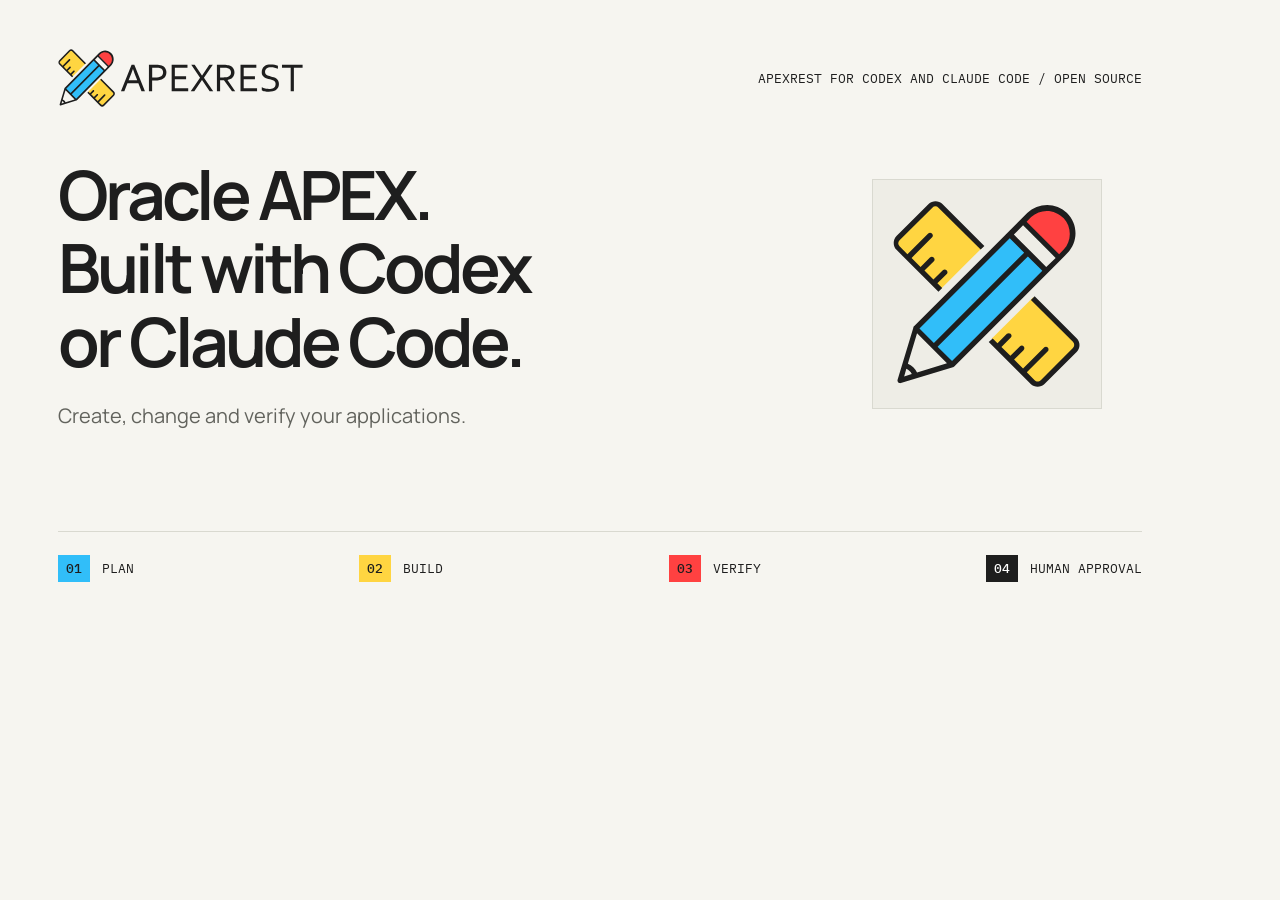
<file: brand/social/en.html>
<!doctype html><html lang="en"><meta charset="utf-8"><title>APEXREST social card</title><link rel="stylesheet" href="../../assets/fonts/fonts.css"><style>
*{box-sizing:border-box}body{margin:0;width:1200px;height:630px;overflow:hidden;background:#f6f5f0;color:#1e1e1e;font-family:Manrope,Arial,sans-serif;padding:48px 58px;position:relative}.logo{width:245px;height:60px;object-fit:contain;object-position:left}.tag{position:absolute;right:58px;top:70px;font-family:'IBM Plex Mono',monospace;font-size:13px}.main{display:grid;grid-template-columns:1fr 310px;gap:30px;align-items:center;margin-top:45px}h1{font-size:68px;line-height:1.08;letter-spacing:-4px;font-weight:650;margin:0 0 24px}p{font-size:20px;margin:0;color:#62635d}.symbol{width:230px;height:230px;margin:auto;padding:20px;border:1px solid #d9d9d0;background:#eeede6}.rail{position:absolute;left:58px;right:58px;bottom:48px;display:flex;justify-content:space-between;border-top:1px solid #d9d9d0;padding-top:23px;align-items:center;font-family:'IBM Plex Mono',monospace;font-size:13px}.rail span{display:flex;align-items:center;gap:12px}.rail b{background:#31bef9;padding:5px 8px;font-weight:500}.rail span:nth-child(2) b{background:#ffd541}.rail span:nth-child(3) b{background:#ff4141}.rail span:nth-child(4) b{background:#1e1e1e;color:white}i{font-style:normal}
</style><body><img class="logo" src="../../assets/brand/apexrest-logo.svg" alt="APEXREST"><span class="tag">APEXREST FOR CODEX AND CLAUDE CODE / OPEN SOURCE</span><div class="main"><div><h1>Oracle APEX.<br>Built with Codex<br>or Claude Code.</h1><p>Create, change and verify your applications.</p></div><img class="symbol" src="../../assets/brand/apexrest-symbol.svg" alt=""></div><div class="rail"><span><b>01</b>PLAN</span><span><b>02</b>BUILD</span><span><b>03</b>VERIFY</span><span><b>04</b>HUMAN APPROVAL</span></div></body></html>
</file>
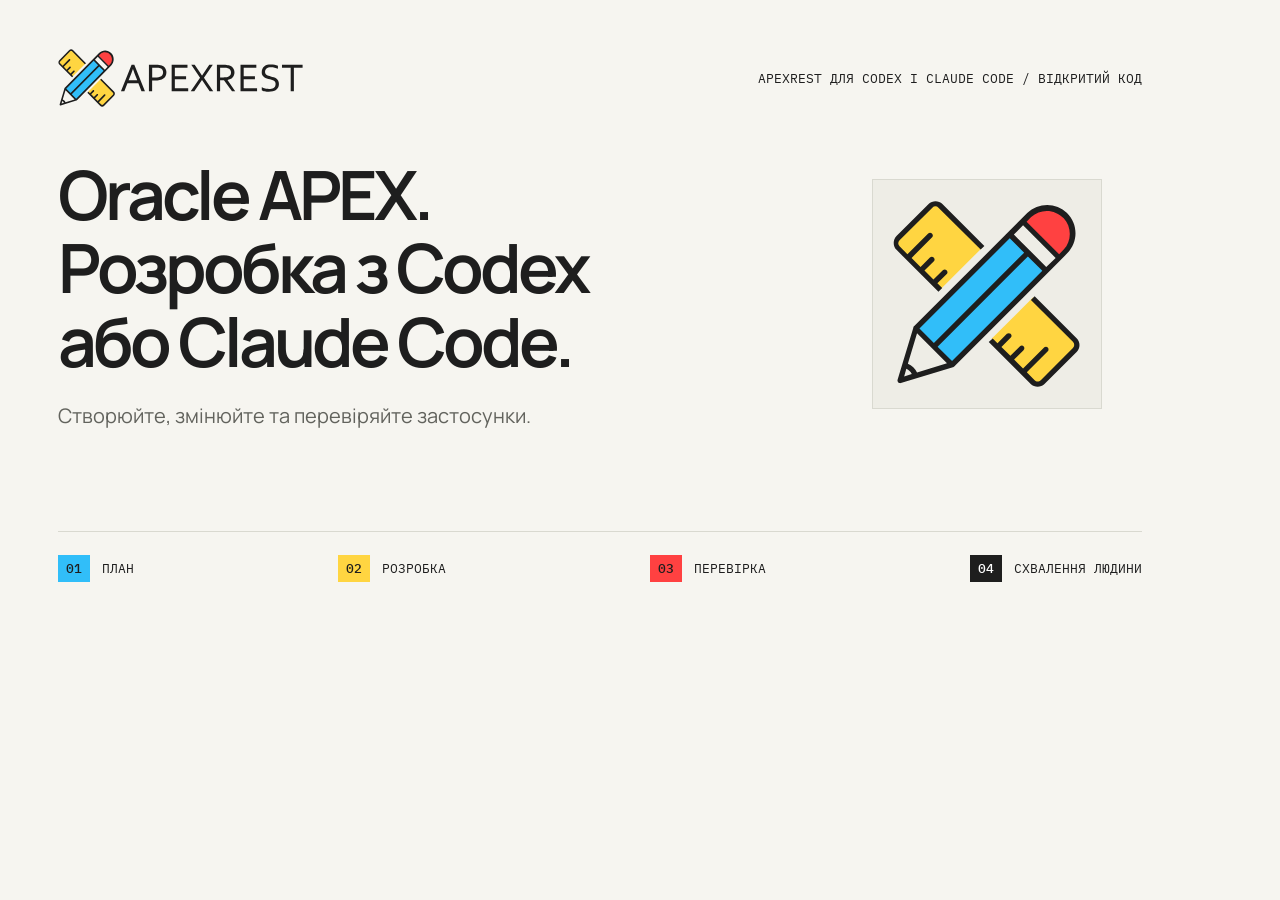
<file: brand/social/uk.html>
<!doctype html><html lang="uk"><meta charset="utf-8"><title>APEXREST social card</title><link rel="stylesheet" href="../../assets/fonts/fonts.css"><style>
*{box-sizing:border-box}body{margin:0;width:1200px;height:630px;overflow:hidden;background:#f6f5f0;color:#1e1e1e;font-family:Manrope,Arial,sans-serif;padding:48px 58px;position:relative}.logo{width:245px;height:60px;object-fit:contain;object-position:left}.tag{position:absolute;right:58px;top:70px;font-family:'IBM Plex Mono',monospace;font-size:13px}.main{display:grid;grid-template-columns:1fr 310px;gap:30px;align-items:center;margin-top:45px}h1{font-size:68px;line-height:1.08;letter-spacing:-4px;font-weight:650;margin:0 0 24px}p{font-size:20px;margin:0;color:#62635d}.symbol{width:230px;height:230px;margin:auto;padding:20px;border:1px solid #d9d9d0;background:#eeede6}.rail{position:absolute;left:58px;right:58px;bottom:48px;display:flex;justify-content:space-between;border-top:1px solid #d9d9d0;padding-top:23px;align-items:center;font-family:'IBM Plex Mono',monospace;font-size:13px}.rail span{display:flex;align-items:center;gap:12px}.rail b{background:#31bef9;padding:5px 8px;font-weight:500}.rail span:nth-child(2) b{background:#ffd541}.rail span:nth-child(3) b{background:#ff4141}.rail span:nth-child(4) b{background:#1e1e1e;color:white}i{font-style:normal}
</style><body><img class="logo" src="../../assets/brand/apexrest-logo.svg" alt="APEXREST"><span class="tag">APEXREST ДЛЯ CODEX І CLAUDE CODE / ВІДКРИТИЙ КОД</span><div class="main"><div><h1>Oracle APEX.<br>Розробка з Codex<br>або Claude Code.</h1><p>Створюйте, змінюйте та перевіряйте застосунки.</p></div><img class="symbol" src="../../assets/brand/apexrest-symbol.svg" alt=""></div><div class="rail"><span><b>01</b>ПЛАН</span><span><b>02</b>РОЗРОБКА</span><span><b>03</b>ПЕРЕВІРКА</span><span><b>04</b>СХВАЛЕННЯ ЛЮДИНИ</span></div></body></html>
</file>
<file: assets/fonts/fonts.css>
/* Self-hosted Google Fonts. Licenses and exact sources: README.md. */

/* IBM Plex Mono: cyrillic-ext */
@font-face {
  font-family: 'IBM Plex Mono';
  font-style: normal;
  font-weight: 400;
  font-display: swap;
  src: url(./ibm-plex-mono-400-cyrillic-ext.woff2) format('woff2');
  unicode-range: U+0460-052F, U+1C80-1C8A, U+20B4, U+2DE0-2DFF, U+A640-A69F, U+FE2E-FE2F;
}

/* IBM Plex Mono: cyrillic */
@font-face {
  font-family: 'IBM Plex Mono';
  font-style: normal;
  font-weight: 400;
  font-display: swap;
  src: url(./ibm-plex-mono-400-cyrillic.woff2) format('woff2');
  unicode-range: U+0301, U+0400-045F, U+0490-0491, U+04B0-04B1, U+2116;
}

/* IBM Plex Mono: latin-ext */
@font-face {
  font-family: 'IBM Plex Mono';
  font-style: normal;
  font-weight: 400;
  font-display: swap;
  src: url(./ibm-plex-mono-400-latin-ext.woff2) format('woff2');
  unicode-range: U+0100-02BA, U+02BD-02C5, U+02C7-02CC, U+02CE-02D7, U+02DD-02FF, U+0304, U+0308, U+0329, U+1D00-1DBF, U+1E00-1E9F, U+1EF2-1EFF, U+2020, U+20A0-20AB, U+20AD-20C0, U+2113, U+2C60-2C7F, U+A720-A7FF;
}

/* IBM Plex Mono: latin */
@font-face {
  font-family: 'IBM Plex Mono';
  font-style: normal;
  font-weight: 400;
  font-display: swap;
  src: url(./ibm-plex-mono-400-latin.woff2) format('woff2');
  unicode-range: U+0000-00FF, U+0131, U+0152-0153, U+02BB-02BC, U+02C6, U+02DA, U+02DC, U+0304, U+0308, U+0329, U+2000-206F, U+20AC, U+2122, U+2191, U+2193, U+2212, U+2215, U+FEFF, U+FFFD;
}

/* IBM Plex Mono: cyrillic-ext */
@font-face {
  font-family: 'IBM Plex Mono';
  font-style: normal;
  font-weight: 500;
  font-display: swap;
  src: url(./ibm-plex-mono-500-cyrillic-ext.woff2) format('woff2');
  unicode-range: U+0460-052F, U+1C80-1C8A, U+20B4, U+2DE0-2DFF, U+A640-A69F, U+FE2E-FE2F;
}

/* IBM Plex Mono: cyrillic */
@font-face {
  font-family: 'IBM Plex Mono';
  font-style: normal;
  font-weight: 500;
  font-display: swap;
  src: url(./ibm-plex-mono-500-cyrillic.woff2) format('woff2');
  unicode-range: U+0301, U+0400-045F, U+0490-0491, U+04B0-04B1, U+2116;
}

/* IBM Plex Mono: latin-ext */
@font-face {
  font-family: 'IBM Plex Mono';
  font-style: normal;
  font-weight: 500;
  font-display: swap;
  src: url(./ibm-plex-mono-500-latin-ext.woff2) format('woff2');
  unicode-range: U+0100-02BA, U+02BD-02C5, U+02C7-02CC, U+02CE-02D7, U+02DD-02FF, U+0304, U+0308, U+0329, U+1D00-1DBF, U+1E00-1E9F, U+1EF2-1EFF, U+2020, U+20A0-20AB, U+20AD-20C0, U+2113, U+2C60-2C7F, U+A720-A7FF;
}

/* IBM Plex Mono: latin */
@font-face {
  font-family: 'IBM Plex Mono';
  font-style: normal;
  font-weight: 500;
  font-display: swap;
  src: url(./ibm-plex-mono-500-latin.woff2) format('woff2');
  unicode-range: U+0000-00FF, U+0131, U+0152-0153, U+02BB-02BC, U+02C6, U+02DA, U+02DC, U+0304, U+0308, U+0329, U+2000-206F, U+20AC, U+2122, U+2191, U+2193, U+2212, U+2215, U+FEFF, U+FFFD;
}

/* IBM Plex Mono: cyrillic-ext */
@font-face {
  font-family: 'IBM Plex Mono';
  font-style: normal;
  font-weight: 600;
  font-display: swap;
  src: url(./ibm-plex-mono-600-cyrillic-ext.woff2) format('woff2');
  unicode-range: U+0460-052F, U+1C80-1C8A, U+20B4, U+2DE0-2DFF, U+A640-A69F, U+FE2E-FE2F;
}

/* IBM Plex Mono: cyrillic */
@font-face {
  font-family: 'IBM Plex Mono';
  font-style: normal;
  font-weight: 600;
  font-display: swap;
  src: url(./ibm-plex-mono-600-cyrillic.woff2) format('woff2');
  unicode-range: U+0301, U+0400-045F, U+0490-0491, U+04B0-04B1, U+2116;
}

/* IBM Plex Mono: latin-ext */
@font-face {
  font-family: 'IBM Plex Mono';
  font-style: normal;
  font-weight: 600;
  font-display: swap;
  src: url(./ibm-plex-mono-600-latin-ext.woff2) format('woff2');
  unicode-range: U+0100-02BA, U+02BD-02C5, U+02C7-02CC, U+02CE-02D7, U+02DD-02FF, U+0304, U+0308, U+0329, U+1D00-1DBF, U+1E00-1E9F, U+1EF2-1EFF, U+2020, U+20A0-20AB, U+20AD-20C0, U+2113, U+2C60-2C7F, U+A720-A7FF;
}

/* IBM Plex Mono: latin */
@font-face {
  font-family: 'IBM Plex Mono';
  font-style: normal;
  font-weight: 600;
  font-display: swap;
  src: url(./ibm-plex-mono-600-latin.woff2) format('woff2');
  unicode-range: U+0000-00FF, U+0131, U+0152-0153, U+02BB-02BC, U+02C6, U+02DA, U+02DC, U+0304, U+0308, U+0329, U+2000-206F, U+20AC, U+2122, U+2191, U+2193, U+2212, U+2215, U+FEFF, U+FFFD;
}

/* Manrope: cyrillic-ext */
@font-face {
  font-family: 'Manrope';
  font-style: normal;
  font-weight: 400 800;
  font-display: swap;
  src: url(./manrope-variable-cyrillic-ext.woff2) format('woff2');
  unicode-range: U+0460-052F, U+1C80-1C8A, U+20B4, U+2DE0-2DFF, U+A640-A69F, U+FE2E-FE2F;
}

/* Manrope: cyrillic */
@font-face {
  font-family: 'Manrope';
  font-style: normal;
  font-weight: 400 800;
  font-display: swap;
  src: url(./manrope-variable-cyrillic.woff2) format('woff2');
  unicode-range: U+0301, U+0400-045F, U+0490-0491, U+04B0-04B1, U+2116;
}

/* Manrope: latin-ext */
@font-face {
  font-family: 'Manrope';
  font-style: normal;
  font-weight: 400 800;
  font-display: swap;
  src: url(./manrope-variable-latin-ext.woff2) format('woff2');
  unicode-range: U+0100-02BA, U+02BD-02C5, U+02C7-02CC, U+02CE-02D7, U+02DD-02FF, U+0304, U+0308, U+0329, U+1D00-1DBF, U+1E00-1E9F, U+1EF2-1EFF, U+2020, U+20A0-20AB, U+20AD-20C0, U+2113, U+2C60-2C7F, U+A720-A7FF;
}

/* Manrope: latin */
@font-face {
  font-family: 'Manrope';
  font-style: normal;
  font-weight: 400 800;
  font-display: swap;
  src: url(./manrope-variable-latin.woff2) format('woff2');
  unicode-range: U+0000-00FF, U+0131, U+0152-0153, U+02BB-02BC, U+02C6, U+02DA, U+02DC, U+0304, U+0308, U+0329, U+2000-206F, U+20AC, U+2122, U+2191, U+2193, U+2212, U+2215, U+FEFF, U+FFFD;
}
</file>
<file: assets/css/site.css>
/* APEXREST — precision by design. See brand/BRANDBOOK.md. */
:root {
  --paper: #f6f5f0;
  --paper-bright: #ffffff;
  --paper-deep: #eeede6;
  --ink: #1e1e1e;
  --ink-soft: #30312e;
  --muted: #62635d;
  --line: #d9d9d0;
  --blue: #31bef9;
  --yellow: #ffd541;
  --coral: #ff4141;
  --signal: #b82e2e;
  --pass: #286348;
  --white: #ffffff;
  --font-display: "Manrope", Arial, sans-serif;
  --font-body: "Manrope", Arial, sans-serif;
  --font-mono: "IBM Plex Mono", Consolas, monospace;
  --shell: 1280px;
  --section-space: 104px;
}
*, *::before, *::after { box-sizing: border-box; }
html { scroll-behavior: smooth; scroll-padding-top: 112px; }
body { margin: 0; background: var(--paper); color: var(--ink); font-family: var(--font-body); font-size: 16px; line-height: 1.65; -webkit-font-smoothing: antialiased; }
body.nav-open { overflow: hidden; }
a { color: inherit; text-decoration: none; }
button, input { font: inherit; }
button, a { -webkit-tap-highlight-color: transparent; }
button { cursor: pointer; }
img { display: block; max-width: 100%; }
h1, h2, h3, h4, p, ol, ul, blockquote { margin-top: 0; }
h1, h2, h3, h4 { line-height: 1.12; }
h2 { font-size: clamp(32px, 3.8vw, 52px); font-weight: 650; letter-spacing: -.055em; margin-bottom: 28px; }
h3 { font-size: 22px; font-weight: 650; letter-spacing: -.035em; }
p { margin-bottom: 20px; }
em { font-style: normal; }
:focus-visible { outline: 3px solid var(--signal); outline-offset: 5px; }
::selection { background: var(--yellow); color: var(--ink); }
.shell { width: min(calc(100% - 96px), var(--shell)); margin-inline: auto; }
.sr-only { position: absolute; width: 1px; height: 1px; padding: 0; margin: -1px; overflow: hidden; clip: rect(0,0,0,0); white-space: nowrap; border: 0; }
.skip-link { position: fixed; left: 16px; top: -80px; z-index: 30; background: var(--ink); color: white; padding: 12px 20px; }
.skip-link:focus { top: 12px; }
.micro-label, .section-index, .eyebrow { font-family: var(--font-mono); font-size: 11px; line-height: 1.5; font-weight: 500; letter-spacing: .06em; text-transform: uppercase; }
.section-index { display: flex; align-items: center; gap: 12px; margin-bottom: 28px; }
.section-index::before { content: ""; width: 7px; height: 7px; background: var(--coral); flex: 0 0 7px; }
.section-block { padding: var(--section-space) 0; }
.section-paper { background: var(--paper-deep); }
.section-accent { background: #e9f6fc; }
.section-intro { max-width: 800px; margin-bottom: 48px; }
.section-intro p:not(.section-index) { color: var(--muted); max-width: 680px; }
.section-intro-split { display: grid; grid-template-columns: 1.1fr .8fr; gap: 12%; max-width: none; align-items: end; }
.section-intro-split > p { margin-bottom: 30px; }
.text-link { display: inline-flex; align-items: center; gap: 16px; font-size: 13px; font-weight: 650; padding-block: 8px; border-bottom: 1px solid currentColor; }
.text-link:hover { color: var(--signal); }
.button { display: inline-flex; align-items: center; justify-content: space-between; gap: 28px; min-height: 54px; padding: 15px 22px; font-size: 13px; font-weight: 700; line-height: 1.5; border: 1px solid transparent; border-radius: 3px; transition: background .18s, color .18s; }
.button span { font-size: 19px; font-weight: 400; }
.button-primary, .button-dark { background: var(--ink); color: white; }
.button-primary:hover, .button-dark:hover { background: var(--signal); }
.button-secondary { border-color: var(--line); background: transparent; }
.button-secondary:hover { background: white; border-color: var(--ink); }
.site-header { position: sticky; top: 0; z-index: 20; background: var(--paper); border-bottom: 1px solid var(--line); }
.header-inner { display: flex; align-items: center; gap: 28px; min-height: 94px; }
.brand { display: inline-flex; flex-shrink: 0; }
.brand-logo { width: 206px; height: auto; }
.site-nav { display: flex; gap: 24px; align-items: center; margin-left: auto; }
.site-nav a { font-size: 12px; font-weight: 650; white-space: nowrap; padding: 10px 0; }
.site-nav a:hover { color: var(--signal); }
.site-nav .nav-cta { border: 1px solid var(--ink); border-radius: 3px; padding: 10px 14px; }
.site-nav .nav-cta span { margin-left: 14px; }
.language-switch { display: flex; gap: 2px; flex-shrink: 0; font-family: var(--font-mono); font-size: 11px; }
.language-switch a { padding: 8px 6px; min-height: 36px; display: grid; place-items: center; color: var(--muted); }
.language-switch a[aria-current] { color: var(--ink); box-shadow: inset 0 -2px var(--ink); }
.language-switch a:hover { color: var(--signal); }
.menu-toggle { display: none; }
.hero { position: relative; }
.announcement-banner { padding-top: 22px; }
.announcement-banner > a { display: flex; align-items: center; gap: 14px; font-size: 11px; padding-bottom: 18px; border-bottom: 1px solid var(--line); }
.announcement-badge { background: var(--yellow); padding: 4px 7px; font-family: var(--font-mono); font-size: 10px; font-weight: 600; white-space: nowrap; }
.announcement-banner-link { margin-left: auto; font-weight: 700; white-space: nowrap; }
.announcement-banner > a:hover .announcement-banner-link { text-decoration: underline; }
.hero-grid { display: grid; grid-template-columns: 1.06fr 1fr; gap: 8%; padding-top: 48px; padding-bottom: 56px; align-items: start; }
.eyebrow { display: flex; align-items: center; gap: 10px; margin-bottom: 24px; font-size: 10px; }
.status-dot { width: 7px; height: 7px; background: var(--pass); border-radius: 50%; flex-shrink: 0; }
h1 { font-size: clamp(62px, 6.3vw, 86px); font-weight: 650; letter-spacing: -.075em; line-height: 1.02; margin-bottom: 28px; }
h1 em { color: var(--muted); }
.hero-copy { padding-top: 24px; }
.hero-lede { max-width: 460px; color: var(--muted); font-size: 15px; line-height: 1.8; margin-bottom: 27px; }
.hero-actions { display: flex; flex-wrap: wrap; gap: 10px; }
.hero-actions .button { font-size: 12px; padding-inline: 17px; gap: 19px; }
.hero-proof { display: flex; gap: 20px; padding-top: 26px; margin-top: 28px; border-top: 1px solid var(--line); }
.hero-proof > div { flex: 1; font-size: 10px; line-height: 1.6; }
.hero-proof span { display: block; font-family: var(--font-mono); font-size: 10px; color: var(--muted); margin-bottom: 5px; }
.hero-proof strong { font-weight: 550; }
.hero-studio { position: relative; background-color: #eeede6; background-image: linear-gradient(#dcdcd344 1px,transparent 1px),linear-gradient(90deg,#dcdcd344 1px,transparent 1px); background-size: 24px 24px; padding: 20px 28px 16px; border: 1px solid var(--line); }
.studio-heading { display: flex; justify-content: space-between; align-items: center; }
.studio-heading .micro-label { font-size: 10px; color: var(--muted); }
.studio-cross { font-family: var(--font-mono); font-size: 21px; line-height: 1; }
.studio-identity { display: flex; align-items: center; gap: 24px; padding: 17px 3px 22px; }
.studio-identity img { width: 72px; height: 72px; background: #eeede6; }
.studio-identity p { font-size: 18px; font-weight: 600; line-height: 1.3; letter-spacing: -.04em; margin: 0; }
.studio-identity p span { display: block; font-family: var(--font-mono); font-size: 10px; font-weight: 400; letter-spacing: .04em; color: var(--muted); margin-top: 10px; }
.work-order { background: white; border: 1px solid var(--ink); border-radius: 3px; box-shadow: 5px 5px 0 #1e1e1e0a; }
.work-order-head { display: flex; align-items: center; justify-content: space-between; padding: 16px 20px; border-bottom: 1px solid var(--line); }
.work-order-head > div { display: flex; flex-direction: column; gap: 3px; }
.work-order-head .micro-label { font-size: 10px; color: var(--muted); }
.work-order-head strong { font-family: var(--font-mono); font-weight: 500; font-size: 19px; }
.docket-state { font-family: var(--font-mono); font-size: 10px; padding: 5px 8px; border: 1px solid var(--line); border-radius: 20px; display: flex; align-items: center; gap: 6px; }
.docket-state i { width: 5px; height: 5px; background: var(--yellow); border: 1px solid #8b7022; border-radius: 50%; }
.mission-prompt { padding: 17px 20px 7px; }
.mission-prompt .micro-label { color: var(--muted); font-size: 10px; }
.mission-prompt p { font-size: 14px; font-weight: 600; line-height: 1.6; margin: 7px 0 9px; min-height: 45px; }
.scenario-tabs { display: flex; gap: 5px; margin: 0 20px 14px; }
.scenario-button { border: 1px solid var(--line); border-radius: 2px; background: white; color: var(--muted); font-size: 10px; padding: 7px 10px; min-height: 32px; }
.scenario-button:hover { border-color: var(--ink); color: var(--ink); }
.scenario-button.is-selected { background: var(--ink); color: white; border-color: var(--ink); }
.gate-rail { padding: 0 20px; }
.gate { display: grid; grid-template-columns: 29px 1fr auto; align-items: center; gap: 10px; padding: 10px 0; border-top: 1px solid var(--line); }
.gate-number { width: 27px; height: 27px; border: 1px solid var(--line); display: grid; place-items: center; border-radius: 50%; font-family: var(--font-mono); font-size: 10px; }
.gate b { display: block; font-size: 10px; font-weight: 700; line-height: 1.5; letter-spacing: .04em; }
.gate small { display: block; color: var(--muted); font-size: 10px; line-height: 1.5; }
.gate-stamp { font-family: var(--font-mono); font-size: 10px; font-style: normal; color: var(--muted); opacity: .5; }
.gate.is-complete .gate-stamp { color: var(--pass); opacity: 1; }
.gate.is-complete .gate-number { border-color: #a5c5b2; background: #edf5ef; color: var(--pass); }
.gate.is-hold .gate-stamp { color: var(--signal); opacity: 1; }
.gate.is-hold .gate-number { background: var(--yellow); border-color: var(--yellow); }
.build-readout { display: flex; justify-content: space-between; gap: 12px; padding: 13px 20px; border-top: 1px solid var(--line); margin-top: 8px; background: #f7f7f3; }
.build-readout > div { min-width: 0; }
.build-readout .micro-label { display: block; font-size: 10px; color: var(--muted); }
.build-readout b { display: block; font-family: var(--font-mono); font-size: 10px; font-weight: 500; overflow-wrap: anywhere; }
.studio-note { margin: 13px 0 0; font-family: var(--font-mono); text-align: center; font-size: 10px; color: var(--muted); }
.verification-strip { background: var(--ink); color: white; padding: 23px 0; }
.verification-strip-inner { display: flex; align-items: center; justify-content: space-between; gap: 15px; font-family: var(--font-mono); font-size: 10px; font-weight: 400; }
.verification-strip-inner strong { color: var(--blue); font-weight: 500; }
.verification-strip-inner i { font-style: normal; color: var(--yellow); }
.announcement { background: white; }
.announcement-heading { display: flex; align-items: start; justify-content: space-between; }
.announcement-version { font-family: var(--font-mono); font-size: 10px; padding: 5px 9px; border: 1px solid var(--line); }
.announcement-grid { display: grid; grid-template-columns: 1.05fr 1fr; align-items: start; gap: 10%; margin-top: 18px; }
.announcement-copy h2 { font-size: clamp(48px, 5.4vw, 72px); line-height: 1.05; }
.announcement-copy h2 em { color: var(--muted); }
.announcement-lede { font-size: 22px; line-height: 1.5; letter-spacing: -.04em; font-weight: 550; }
.announcement-copy > p:not(.announcement-lede) { font-size: 14px; color: var(--muted); }
.announcement-capabilities { list-style: none; padding: 0; margin: 32px 0; }
.announcement-capabilities li { display: flex; gap: 20px; border-top: 1px solid var(--line); padding-top: 20px; margin-top: 20px; }
.announcement-capabilities li > span { font-family: var(--font-mono); font-size: 11px; color: var(--muted); }
.announcement-capabilities h3 { font-size: 17px; margin-bottom: 8px; }
.announcement-capabilities p { font-size: 12px; color: var(--muted); margin: 0; }
.announcement-actions { display: flex; gap: 20px; align-items: center; flex-wrap: wrap; }
.announcement-actions .text-link { font-size: 11px; }
.announcement-install { background: var(--ink); color: white; border-radius: 4px; margin-top: 4px; }
.announcement-install-head { display: flex; justify-content: space-between; padding: 18px 26px; border-bottom: 1px solid #494a44; color: #c6c8c0; }
.announcement-install-head .micro-label { font-size: 10px; }
.announcement-install-body { padding: 35px 28px; }
.announcement-install h3 { font-size: 27px; margin-bottom: 18px; }
.announcement-install h4 { font-size: 15px; margin: 25px 0 12px; }
.announcement-install p, .announcement-requirements { font-size: 12px; color: #c6c8c0; }
.announcement-commands { white-space: pre-wrap; overflow-wrap: anywhere; font-family: var(--font-mono); font-size: 11px; line-height: 1.9; padding: 20px; border: 1px solid #54564e; border-left: 3px solid var(--blue); margin: 24px 0 18px; }
.announcement-install .announcement-install-note { color: #b3b6ad; font-size: 10px; }
.announcement-install-body > .micro-label { color: var(--yellow); margin-top: 32px; }
.announcement-prompt { padding-left: 18px; margin: 0; border-left: 2px solid var(--yellow); font-size: 16px; line-height: 1.65; letter-spacing: -.015em; }
.announcement-requirements { padding-left: 17px; }
.announcement-install .text-link { color: white; font-size: 11px; }
.announcement-install .text-link:hover { color: var(--yellow); }
.announcement-boundaries { display: grid; grid-template-columns: 1fr 1fr; gap: 64px; margin-top: 60px; padding-top: 32px; border-top: 1px solid var(--line); }
.announcement-boundaries h3 { font-size: 18px; }
.announcement-boundaries p { font-size: 12px; color: var(--muted); }
.announcement-boundaries .text-link { font-size: 11px; }
.install-alternative { margin-top: 26px; border-top: 1px solid #54564e; padding-top: 16px; }
.install-alternative summary { cursor: pointer; font-size: 12px; padding-block: 8px; }
.product-advantages { margin: 0; }
.product-advantages li:first-child { margin-top: 0; }
.product-workflow li { grid-template-columns: 65px 1fr 1.1fr; }
.footer-related { color: #b3b6ad; margin-top: 14px; font-family: var(--font-mono); font-size: 10px; }
.argument-grid { display: grid; grid-template-columns: .7fr 1.3fr; gap: 10%; }
.statement-block { font-size: 17px; }
.statement-block > p { color: var(--muted); }
.statement-block .statement-accent { color: var(--ink); font-weight: 650; }
.slack-brief { border-left: 3px solid var(--blue); padding-left: 22px; margin-bottom: 30px; }
.slack-brief p { font-size: 12px; margin: 12px 0 0; }
.slack-brief b { display: block; font-family: var(--font-mono); font-size: 10px; margin-bottom: 7px; }
.trace-list { list-style: none; padding: 0; margin: 0; border-top: 1px solid #b9cdd5; }
.trace-list li { display: grid; grid-template-columns: 65px 1fr 1.1fr 55px; align-items: center; gap: 40px; padding: 26px 0; border-bottom: 1px solid #b9cdd5; }
.trace-number { font-family: var(--font-mono); font-size: 24px; font-weight: 400; color: var(--muted); }
.trace-verb { font-family: var(--font-mono); font-size: 10px; color: var(--muted); }
.trace-list h3 { font-size: 23px; margin: 7px 0 0; }
.trace-list p { font-size: 12px; color: #525e62; margin: 0; }
.trace-list i { font-family: var(--font-mono); font-style: normal; font-size: 10px; text-align: right; color: var(--pass); }
.repo-grid { display: grid; grid-template-columns: 1fr 1fr; gap: 24px; }
.repo-card { border: 1px solid var(--line); padding: 32px; }
.repo-card-top { display: flex; justify-content: space-between; gap: 12px; font-family: var(--font-mono); font-size: 10px; margin-bottom: 34px; }
.repo-label { padding: 4px 6px; background: #dcf3fe; }
.repo-gate .repo-label { background: #fff3c4; }
.repo-status { padding: 4px 0; color: var(--muted); }
.repo-card h3 { font-size: 32px; letter-spacing: -.055em; }
.repo-summary { font-size: 13px; color: var(--muted); }
.repo-card ul { list-style: none; padding: 0; font-size: 12px; line-height: 2.2; }
.repo-card code { font-family: var(--font-mono); font-size: .92em; white-space: nowrap; }
.repo-card li::before { content: "+"; color: var(--pass); margin-right: 12px; font-family: var(--font-mono); }
.repo-link { display: flex; justify-content: space-between; align-items: center; border-top: 1px solid var(--line); padding-top: 20px; margin-top: 30px; font-size: 12px; font-weight: 650; }
.repo-link:hover { color: var(--signal); }
.trust-line { display: flex; align-items: center; gap: 30px; margin-top: 40px; background: #f4f3ed; padding: 23px; }
.trust-stamp { font-family: var(--font-mono); font-size: 10px; flex: 0 0 180px; }
.trust-line p { font-size: 11px; color: var(--muted); margin: 0; }
.trust-line strong { color: var(--ink); }
.section-lede { max-width: 670px; }
.use-case-grid { display: grid; grid-template-columns: repeat(3, 1fr); gap: 40px; }
.use-case-grid article { border-top: 1px solid #bdbeb4; padding-top: 20px; }
.use-case-grid span { font-family: var(--font-mono); font-size: 10px; color: var(--muted); }
.use-case-grid h3 { margin-top: 22px; font-size: 24px; }
.use-case-grid p { color: var(--muted); font-size: 13px; margin: 0; }
.use-case-grid code { font-family: var(--font-mono); font-size: .9em; }
.research-grid { display: grid; grid-template-columns: .9fr 1.1fr; gap: 12%; }
.research h2 { font-size: 38px; }
.journal-card { margin-top: 32px; padding-top: 24px; border-top: 1px solid var(--line); }
.journal-card .micro-label { color: var(--muted); margin-bottom: 14px; }
.journal-card h3 { font-size: 26px; margin-bottom: 14px; }
.journal-card p:not(.micro-label) { max-width: 430px; color: var(--muted); font-size: 14px; }
.source-list { border-top: 1px solid var(--line); }
.source-list a { display: grid; grid-template-columns: 65px 1fr 16px; gap: 20px; padding: 19px 0; border-bottom: 1px solid var(--line); font-size: 12px; align-items: center; }
.source-list a span { font-family: var(--font-mono); font-size: 10px; color: var(--muted); }
.source-list a i { font-style: normal; font-size: 17px; }
.source-list a:hover { color: var(--signal); }
.final-cta { background: var(--yellow); padding: 88px 0; }
.final-cta-inner { position: relative; }
.final-cta .section-index::before { background: var(--ink); }
.final-cta h2 { max-width: 930px; font-size: clamp(38px, 5.4vw, 70px); margin-bottom: 24px; }
.final-cta p:not(.section-index) { max-width: 710px; font-size: 14px; margin-bottom: 28px; }
.contact-email { display: inline-block; font-family: var(--font-mono); font-size: 12px; margin-left: 25px; }
.site-footer { background: var(--ink); color: white; padding: 50px 0 24px; }
.footer-top { display: grid; grid-template-columns: 1fr 1fr 1fr; gap: 45px; padding-bottom: 45px; }
.footer-brand { align-self: start; }
.footer-top > p { color: #bbbdb6; font-size: 12px; }
.footer-links { display: grid; grid-template-columns: 1fr; gap: 8px; font-size: 11px; }
.footer-links a { padding: 3px 0; }
.footer-links a:hover { color: var(--blue); }
.footer-bottom { display: flex; justify-content: space-between; gap: 60px; border-top: 1px solid #494a44; padding-top: 24px; }
.footer-bottom p { color: #b3b6ad; font-size: 10px; max-width: 760px; margin: 0; }
.footer-bottom p:last-child { flex-shrink: 0; }
.not-found { min-height: 100svh; display: grid; place-items: center; padding: 48px 24px; }
.not-found-docket { max-width: 720px; }
.not-found .brand { margin-bottom: 60px; }
.not-found .section-index { margin-bottom: 20px; }
.not-found h1 { font-size: clamp(100px, 24vw, 220px); line-height: .9; }
.not-found h2 { font-size: 32px; }
.not-found p:not(.section-index) { color: var(--muted); max-width: 550px; }
html:lang(uk) .site-nav { gap: 18px; }
html:lang(uk) .site-nav a { font-size: 11px; }
html:lang(uk) h1 { font-size: clamp(57px, 5.5vw, 77px); }
html:lang(uk) .hero-proof { gap: 14px; }
html:lang(uk) .hero-proof > div { font-size: 10px; }
html:lang(uk) .docket-state { font-size: 10px; }
@media (min-width: 1500px) { .hero-grid { padding-block: 76px; } }
@media (max-width: 1200px) {
  .shell { width: calc(100% - 64px); }
  .header-inner { gap: 20px; }
  .brand-logo { width: 180px; }
  .site-nav, html:lang(uk) .site-nav { gap: 16px; }
  .site-nav a { font-size: 11px; }
  .site-nav .nav-cta { display: none; }
  .hero-grid { gap: 5%; }
  h1 { font-size: 76px; }
  .hero-studio { padding-inline: 20px; }
  .hero-actions .button { font-size: 11px; padding-inline: 14px; gap: 16px; }
  .trace-list li { gap: 25px; }
}
@media (max-width: 980px) {
  .hero-grid { gap: 4%; padding-top: 40px; }
  h1 { font-size: 65px; }
  html:lang(uk) h1 { font-size: 55px; }
  .hero-studio { padding-inline: 14px; }
  .studio-identity { gap: 14px; }
  .studio-identity img { width: 68px; height: 68px; }
  .studio-identity p { font-size: 16px; }
  .hero-actions { flex-direction: column; align-items: flex-start; }
  .hero-proof { gap: 10px; }
  .hero-proof > div { font-size: 10px; }
  .hero-lede { font-size: 14px; }
  .verification-strip-inner { font-size: 10px; }
  .announcement-grid { gap: 6%; }
  .announcement-install-body { padding: 28px 22px; }
  .section-intro-split { gap: 8%; }
  .argument-grid { gap: 6%; }
  .research-grid { gap: 7%; }
}
@media (max-width: 760px) {
  :root { --section-space: 64px; }
  html { scroll-padding-top: 88px; }
  .shell { width: calc(100% - 40px); }
  .header-inner { min-height: 76px; gap: 17px; }
  .brand-logo { width: 172px; }
  .language-switch { margin-left: auto; }
  .menu-toggle { display: flex; flex-direction: column; justify-content: center; gap: 6px; width: 38px; height: 42px; padding: 9px; border: 1px solid var(--line); border-radius: 2px; background: transparent; color: var(--ink); }
  .menu-toggle span { width: 18px; height: 1px; background: currentColor; transition: transform .18s; }
  .menu-toggle[aria-expanded="true"] span:first-child { transform: translateY(3.5px) rotate(45deg); }
  .menu-toggle[aria-expanded="true"] span:last-child { transform: translateY(-3.5px) rotate(-45deg); }
  .site-nav, html:lang(uk) .site-nav { display: none; position: absolute; left: 0; right: 0; top: 100%; background: var(--paper); border-bottom: 1px solid var(--line); padding: 20px; margin: 0; max-height: calc(100svh - 76px); overflow: auto; }
  .site-nav.is-open, html:lang(uk) .site-nav.is-open { display: flex; flex-direction: column; align-items: stretch; gap: 0; }
  .site-nav a, html:lang(uk) .site-nav a { font-size: 16px; padding: 14px 0; }
  .site-nav .nav-cta { display: block; padding: 14px; margin-top: 12px; }
  .announcement-banner { padding-top: 16px; }
  .announcement-banner > a { font-size: 10px; align-items: start; gap: 10px; padding-bottom: 16px; }
  .announcement-badge { font-size: 10px; flex-shrink: 0; }
  .announcement-banner-link { display: none; }
  .hero-copy { padding-top: 0; }
  .hero-grid { grid-template-columns: 1fr; gap: 38px; padding-top: 34px; padding-bottom: 40px; }
  h1 { font-size: clamp(56px, 12.5vw, 88px); letter-spacing: -.07em; }
  h1 em br { display: none; }
  html:lang(uk) h1 { font-size: clamp(48px, 11.5vw, 72px); }
  .eyebrow { font-size: 10px; margin-bottom: 23px; }
  .hero-lede { font-size: 14px; max-width: 520px; }
  .hero-actions { flex-direction: row; align-items: stretch; }
  .hero-actions .button { font-size: 11px; padding-inline: 15px; min-height: 50px; gap: 15px; }
  .hero-proof { margin-top: 25px; padding-top: 18px; gap: 18px; }
  .hero-proof > div, html:lang(uk) .hero-proof > div { font-size: 10px; }
  .hero-studio { max-width: 530px; width: 100%; justify-self: center; padding: 18px 20px 14px; }
  .studio-identity { padding-block: 17px 22px; }
  .studio-identity img { width: 68px; height: 68px; }
  .studio-identity p { font-size: 19px; }
  .work-order-head { padding: 14px 17px; }
  .mission-prompt { padding-inline: 17px; }
  .mission-prompt p { min-height: 0; }
  .scenario-tabs { margin-inline: 17px; }
  .scenario-button { min-height: 37px; }
  .gate-rail { padding-inline: 17px; }
  .gate { padding-block: 11px; }
  .gate small { font-size: 10px; }
  .build-readout { padding-inline: 17px; }
  .verification-strip-inner { flex-wrap: wrap; justify-content: center; font-size: 10px; gap: 10px; }
  .verification-strip-inner i:last-of-type { display: none; }
  .verification-strip-inner > span:last-child { flex-basis: 100%; text-align: center; color: #c6c8c0; }
  .section-intro, .section-intro-split { display: block; margin-bottom: 32px; }
  .section-index { font-size: 10px; margin-bottom: 23px; }
  h2 { font-size: 36px; margin-bottom: 22px; }
  .section-intro > p { font-size: 14px; }
  .announcement-heading { gap: 15px; }
  .announcement-heading .section-index { max-width: 55%; }
  .announcement-version { font-size: 10px; }
  .announcement-grid { grid-template-columns: 1fr; gap: 40px; margin-top: 0; }
  .announcement-copy h2 { font-size: 56px; }
  .announcement-lede { font-size: 22px; }
  .announcement-install { margin: 0; }
  .announcement-install-body { padding: 28px 24px; }
  .announcement-boundaries { grid-template-columns: 1fr; gap: 30px; margin-top: 40px; }
  .argument-grid { grid-template-columns: 1fr; gap: 25px; }
  .trace-intro { margin-bottom: 26px; }
  .slack-brief { margin-top: 25px; margin-bottom: 0; }
  .trace-list li { grid-template-columns: 35px 1fr 40px; gap: 14px; align-items: start; padding-block: 23px; }
  .trace-number { font-size: 19px; padding-top: 3px; }
  .trace-list h3 { font-size: 22px; }
  .trace-list p { grid-column: 2 / 4; }
  .product-workflow li { grid-template-columns: 35px 1fr; }
  .product-workflow p { grid-column: 2; }
  .trace-list i { grid-column: 3; grid-row: 1; font-size: 10px; margin-top: 7px; }
  .repo-grid { grid-template-columns: 1fr; }
  .repo-card { padding: 25px; }
  .repo-card h3 { font-size: 30px; }
  .trust-line { display: block; padding: 20px; margin-top: 30px; }
  .trust-stamp { display: block; margin-bottom: 14px; }
  .use-case-grid { grid-template-columns: 1fr 1fr; gap: 25px; }
  .use-case-grid h3 { font-size: 22px; }
  .use-case-grid p { font-size: 12px; }
  .research-grid { grid-template-columns: 1fr; gap: 16px; }
  .research h2 { font-size: 36px; }
  .source-list a { grid-template-columns: 51px 1fr 13px; gap: 12px; }
  .final-cta { padding-block: 64px; }
  .final-cta h2 { font-size: 43px; }
  .final-cta p:not(.section-index) { font-size: 13px; }
  .contact-email { display: block; margin: 22px 0 0; }
  .footer-top { grid-template-columns: 1fr 1fr; gap: 28px; padding-bottom: 30px; }
  .footer-top > p { font-size: 11px; }
  .footer-brand { grid-column: 1 / -1; }
  .footer-bottom { flex-direction: column; gap: 20px; }
}
@media (max-width: 380px) {
  .header-inner { gap: 10px; }
  .brand-logo { width: 160px; }
  .shell { width: calc(100% - 32px); }
  .hero-actions .button { padding-inline: 11px; gap: 10px; }
  .hero-studio { padding-inline: 12px; }
  .studio-identity p { font-size: 17px; }
  .scenario-button { font-size: 10px; padding-inline: 7px; }
  .use-case-grid { grid-template-columns: 1fr; }
  .footer-top { grid-template-columns: 1fr; }
}
@media (prefers-reduced-motion: reduce) {
  html { scroll-behavior: auto; }
  *, *::before, *::after { transition-duration: .01ms !important; animation-duration: .01ms !important; animation-iteration-count: 1 !important; }
}
@media print {
  .site-header { position: static; }
  .menu-toggle, .site-nav, .hero-actions, .announcement-banner { display: none; }
  body { color: #000; background: #fff; font-size: 11px; }
  .shell { width: 100%; }
  .section-block, .final-cta { padding: 30px 0; }
  .hero-grid { padding-block: 20px; }
  h1 { font-size: 50px; }
  h2 { font-size: 30px; }
  .work-order, .repo-card { break-inside: avoid; }
}
</file>
<file: assets/css/article.css>
/* Article pages (apex.rest/uk/blog/…). Loaded after site.css; uses its tokens. */
.article-hero { padding: 72px 0 40px; border-bottom: 1px solid var(--line); }
.article-hero .eyebrow { font-family: var(--font-mono); font-size: 12px; letter-spacing: .14em; text-transform: uppercase; color: var(--muted); margin-bottom: 20px; }
.article-hero h1 { font-size: clamp(38px, 5vw, 68px); max-width: 17ch; letter-spacing: -.06em; margin-bottom: 24px; }
.article-hero h1 em { font-style: normal; color: inherit; background: linear-gradient(transparent 62%, var(--yellow) 62%); }
.article-lede { font-size: clamp(18px, 1.6vw, 22px); line-height: 1.5; max-width: 62ch; color: var(--ink-soft); margin-bottom: 20px; }
.article-meta { font-family: var(--font-mono); font-size: 12px; color: var(--muted); letter-spacing: .04em; }
.article-cover { margin: 40px 0 0; }
.article-cover img, .article figure img { width: 100%; height: auto; border: 1px solid var(--line); border-radius: 10px; background: #fff; box-shadow: 0 18px 50px rgba(30, 30, 30, .08); }

.article { padding: 56px 0 96px; }
.article-body { max-width: 760px; margin-inline: auto; font-size: 18px; line-height: 1.7; }
.article-body > h2 { font-size: clamp(28px, 3vw, 40px); letter-spacing: -.045em; font-weight: 650; margin: 64px 0 20px; }
.article-body > h3 { font-size: 22px; letter-spacing: -.02em; margin: 40px 0 12px; }
.article-body p { margin-bottom: 20px; }
.article-body ul, .article-body ol { margin: 0 0 24px; padding-left: 24px; }
.article-body li { margin-bottom: 8px; }
.article-body a { color: var(--signal); text-underline-offset: 3px; }
.article-body code { font-family: var(--font-mono); font-size: .86em; background: var(--paper-deep); padding: 2px 6px; border-radius: 4px; }
.article-body pre { font-family: var(--font-mono); font-size: 14px; line-height: 1.55; background: #1b1c1a; color: #e9e8e1; padding: 20px 24px; border-radius: 10px; overflow-x: auto; margin: 0 0 28px; }
.article-body pre code { background: none; padding: 0; font-size: inherit; color: inherit; }
.article figure { margin: 32px 0; }
.article figure.wide { width: min(1120px, calc(100vw - 96px)); margin-left: 50%; transform: translateX(-50%); }
.article figcaption { font-size: 14px; color: var(--muted); margin-top: 12px; text-align: center; }
.article-grid { display: grid; grid-template-columns: repeat(2, 1fr); gap: 20px; width: min(1120px, calc(100vw - 96px)); margin: 32px 0 32px 50%; transform: translateX(-50%); }
.article-grid figure { margin: 0; }
.article-stats { display: grid; grid-template-columns: repeat(4, 1fr); gap: 20px; margin: 32px 0; }
.article-stats div { border-top: 3px solid var(--ink); padding-top: 14px; }
.article-stats b { display: block; font-size: clamp(34px, 4vw, 52px); font-weight: 700; letter-spacing: -.06em; line-height: 1; }
.article-stats span { display: block; font-size: 14px; color: var(--muted); margin-top: 8px; line-height: 1.35; }
.article-note { border-left: 3px solid var(--yellow); background: var(--paper-bright); padding: 18px 22px; margin: 28px 0; border-radius: 0 8px 8px 0; font-size: 16px; }
.article-note strong { display: block; font-family: var(--font-mono); font-size: 11px; letter-spacing: .12em; text-transform: uppercase; color: var(--muted); margin-bottom: 6px; }
.article-video { position: relative; aspect-ratio: 16 / 9; background: #1b1c1a; border-radius: 10px; overflow: hidden; margin: 28px 0; }
.article-video iframe, .article-video video { position: absolute; inset: 0; width: 100%; height: 100%; border: 0; }
.article-steps { list-style: none; padding: 0; counter-reset: step; }
.article-steps li { counter-increment: step; position: relative; padding: 14px 0 14px 56px; border-top: 1px solid var(--line); margin: 0; }
.article-steps li::before { content: counter(step, decimal-leading-zero); position: absolute; left: 0; top: 16px; font-family: var(--font-mono); font-size: 13px; color: var(--muted); }
.article-cta { background: var(--ink); color: #fff; border-radius: 14px; padding: 36px; margin: 56px 0 0; }
.article-cta h2 { color: #fff; font-size: 28px; letter-spacing: -.04em; margin: 0 0 12px; }
.article-cta p { color: #d9d9d0; }
.article-cta pre { background: #2a2b28; margin-bottom: 20px; }
.article-cta a { color: var(--yellow); }

@media (max-width: 760px) {
  .article-hero { padding-top: 40px; }
  .article-body { font-size: 17px; }
  .article figure.wide, .article-grid { width: 100%; margin-left: 0; transform: none; }
  .article-grid { grid-template-columns: 1fr; }
  .article-stats { grid-template-columns: repeat(2, 1fr); }
  .article-cta { padding: 24px; }
}
</file>
<file: brand/brandbook.css>
@import url('../assets/fonts/fonts.css');

:root{--paper:#f6f5f0;--ink:#1e1e1e;--muted:#62635d;--rule:#d9d9d0;--blue:#31bef9;--yellow:#ffd541;--coral:#ff4141;--action:#b82e2e;--verified:#286348}
*{box-sizing:border-box}html{background:#d9d9d0}body{margin:0;color:var(--ink);font-family:Manrope,Arial,sans-serif;font-size:13px;line-height:1.55;-webkit-print-color-adjust:exact;print-color-adjust:exact}.page{width:297mm;height:210mm;position:relative;margin:24px auto;background:var(--paper);padding:16mm 18mm 15mm;overflow:hidden;break-after:page;box-shadow:0 5px 25px #00000012}.page:last-child{break-after:auto}.masthead,.footer,.eyebrow,.label,.num,.spec,th{font-family:'IBM Plex Mono',monospace}.masthead{display:flex;justify-content:space-between;border-bottom:1px solid var(--ink);padding-bottom:12px;font-size:10px;letter-spacing:.06em;text-transform:uppercase;margin-bottom:32px}.footer{position:absolute;bottom:11mm;left:18mm;right:18mm;display:flex;justify-content:space-between;border-top:1px solid var(--rule);padding-top:10px;color:var(--muted);font-size:9px}.eyebrow{font-size:10px;text-transform:uppercase;letter-spacing:.07em;color:var(--muted);margin:0 0 12px}h1,h2,h3,p{margin:0}h1{font-size:74px;line-height:1.05;letter-spacing:-.065em;font-weight:750}h2{font-size:42px;line-height:1.15;letter-spacing:-.05em;font-weight:750;margin-bottom:16px}h3{font-size:20px;line-height:1.3;letter-spacing:-.025em;margin-bottom:10px}p+p{margin-top:10px}.lead{font-size:19px;line-height:1.55;letter-spacing:-.018em;max-width:760px}.muted{color:var(--muted)}.small{font-size:11px;line-height:1.6}.tiny{font-size:9px}.label{font-size:9px;letter-spacing:.04em;text-transform:uppercase;color:var(--muted)}.grid{display:grid;gap:24px}.two{grid-template-columns:1fr 1fr}.three{grid-template-columns:repeat(3,1fr)}.four{grid-template-columns:repeat(4,1fr)}.rule-top{border-top:1px solid var(--rule);padding-top:18px}.card{padding:22px;border:1px solid var(--rule)}.white{background:#fff}.dark{background:var(--ink);color:var(--paper)}.dark .label,.dark .muted{color:#c4c5be}.dark .rule-top{border-color:#5e5e58}.mt-16{margin-top:16px}.mt-24{margin-top:24px}.mt-32{margin-top:32px}.mt-40{margin-top:40px}.row{display:flex;align-items:center;gap:16px}.between{justify-content:space-between}.logo{display:block;max-width:100%;height:auto}.tag{display:inline-block;border:1px solid currentColor;padding:5px 9px;font-family:'IBM Plex Mono',monospace;font-size:9px;text-transform:uppercase;letter-spacing:.04em}.note{border-left:3px solid var(--blue);padding:4px 0 4px 15px;font-size:11px}.rail{height:10px;display:flex}.rail i{display:block;flex:1}.rail i:nth-child(1){background:var(--blue)}.rail i:nth-child(2){background:var(--yellow)}.rail i:nth-child(3){background:var(--coral)}.num{font-size:10px;color:var(--muted);margin-bottom:18px}.statement{font-size:24px;line-height:1.4;font-weight:650;letter-spacing:-.035em}.check{color:var(--verified)}.action{color:var(--action)}a{color:inherit;text-decoration-thickness:1px;text-underline-offset:3px}table{width:100%;border-collapse:collapse;text-align:left}td,th{padding:10px 0;border-bottom:1px solid var(--rule);vertical-align:top}th{font-size:9px;text-transform:uppercase;color:var(--muted);font-weight:400}td{font-size:11px}td:first-child{padding-right:14px}.cover{padding-top:18mm}.cover .masthead{border:0;margin-bottom:47px;padding:0}.cover-logo{width:318px}.cover-grid{display:grid;grid-template-columns:1.25fr 1fr;gap:42px;margin-top:44px}.cover .lead{font-size:18px;margin-top:24px;max-width:440px}.cover-diagram{border-top:1px solid var(--ink);margin-top:11px}.cover-step{padding:21px 0;display:grid;grid-template-columns:32px 1fr;gap:10px;border-bottom:1px solid var(--rule)}.cover-step b{font-size:18px;line-height:1.4}.cover-step .spec{font-size:10px;color:var(--muted);margin-top:5px}.cover .rail{position:absolute;left:0;bottom:0;width:100%;height:12px}.cover .footer{bottom:14mm}.logo-primary{height:185px;display:flex;align-items:center;justify-content:center;border:1px solid var(--rule);background:white;position:relative}.logo-primary .label{position:absolute;top:15px;left:18px}.logo-primary img{width:440px}.logo-variant{height:145px;display:flex;flex-direction:column;justify-content:space-between}.logo-variant img{width:280px}.clearspace{height:225px;background:#fff;display:flex;align-items:center;justify-content:center;position:relative}.safe-box{padding:30px 35px;border:1px dashed var(--action);position:relative}.safe-box img{width:325px}.safe-box:before{content:'x';position:absolute;left:12px;top:2px;font-family:'IBM Plex Mono',monospace;color:var(--action)}.safe-box:after{content:'x = ¼ H';position:absolute;left:0;right:0;bottom:-25px;text-align:center;font:10px 'IBM Plex Mono',monospace;color:var(--action)}.logo-size{display:flex;align-items:flex-end;justify-content:space-between;gap:20px}.swatch{height:115px;padding:14px;display:flex;flex-direction:column;justify-content:space-between}.swatch b{font-size:16px;line-height:1.25;letter-spacing:-.02em}.swatch code{font-family:'IBM Plex Mono',monospace;font-size:11px}.palette-roles{display:grid;grid-template-columns:repeat(4,1fr);gap:12px}.palette-roles .swatch{height:78px}.palette-roles .swatch b{font-size:13px}.type-sample{font-size:57px;line-height:1.12;font-weight:700;letter-spacing:-.055em}.type-sample .accent{color:var(--action)}.mono-sample{font-family:'IBM Plex Mono',monospace;font-size:13px;line-height:2.1;letter-spacing:.04em}.component-preview{border:1px solid var(--rule);background:#fff;padding:26px}.button{display:inline-flex;align-items:center;justify-content:center;height:44px;padding:0 18px;border:1px solid var(--rule);font:650 12px Manrope,Arial,sans-serif;gap:18px;background:transparent;color:var(--ink)}.button.primary{background:var(--ink);border-color:var(--ink);color:#fff}.button.hover{background:var(--action);border-color:var(--action);color:#fff}.button.focus{outline:3px solid var(--action);outline-offset:5px}.button.disabled{background:#e5e5de;border-color:#e5e5de;color:#66665e}.status{display:inline-flex;align-items:center;gap:7px;font:10px 'IBM Plex Mono',monospace;color:var(--verified)}.status:before{content:'';width:6px;height:6px;background:var(--verified);border-radius:50%}.grid-demo{height:130px;display:grid;grid-template-columns:repeat(12,1fr);gap:10px}.grid-demo span{background:#31bef91a;border-top:2px solid var(--blue);display:flex;align-items:flex-end;justify-content:center;padding-bottom:10px;font:9px 'IBM Plex Mono',monospace;color:var(--muted)}.editorial{display:grid;grid-template-columns:36px 1fr;gap:14px;padding:16px 0;border-top:1px solid var(--rule)}.editorial .num{margin:0;padding-top:4px}.editorial h3{font-size:18px;margin-bottom:6px}.approved{display:grid;grid-template-columns:1fr 1fr;gap:24px}.approved .card{padding:21px}.approved h3{font-size:19px}.file-list{font-family:'IBM Plex Mono',monospace;font-size:10px;line-height:2.05}.link-list{font-size:11px;line-height:2}.source-note{font-size:10px;line-height:1.7;color:var(--muted)}.brand-signoff{display:flex;align-items:center;gap:20px;margin-top:27px;padding-top:20px;border-top:1px solid var(--rule)}.brand-signoff img{width:150px}.print-link{display:block;text-align:center;color:var(--ink);margin:26px auto 0;font-size:13px}@media print{@page{size:A4 landscape;margin:0}html,body{margin:0;background:var(--paper)}.page{margin:0;box-shadow:none}.print-link{display:none}}
/* Dense reference spreads retain the same footer clear zone. */
.color-page .swatch{height:105px}.color-page .palette-roles .swatch{height:68px}.color-page td,.color-page th{padding:7px 0}.type-page .type-sample{font-size:52px}.type-page td,.type-page th{padding:7px 0}.type-page table{margin-top:18px}
.clearspace .safe-box{padding:20px}.clearspace .safe-box img{height:80px;width:auto;max-width:none}
</file>
